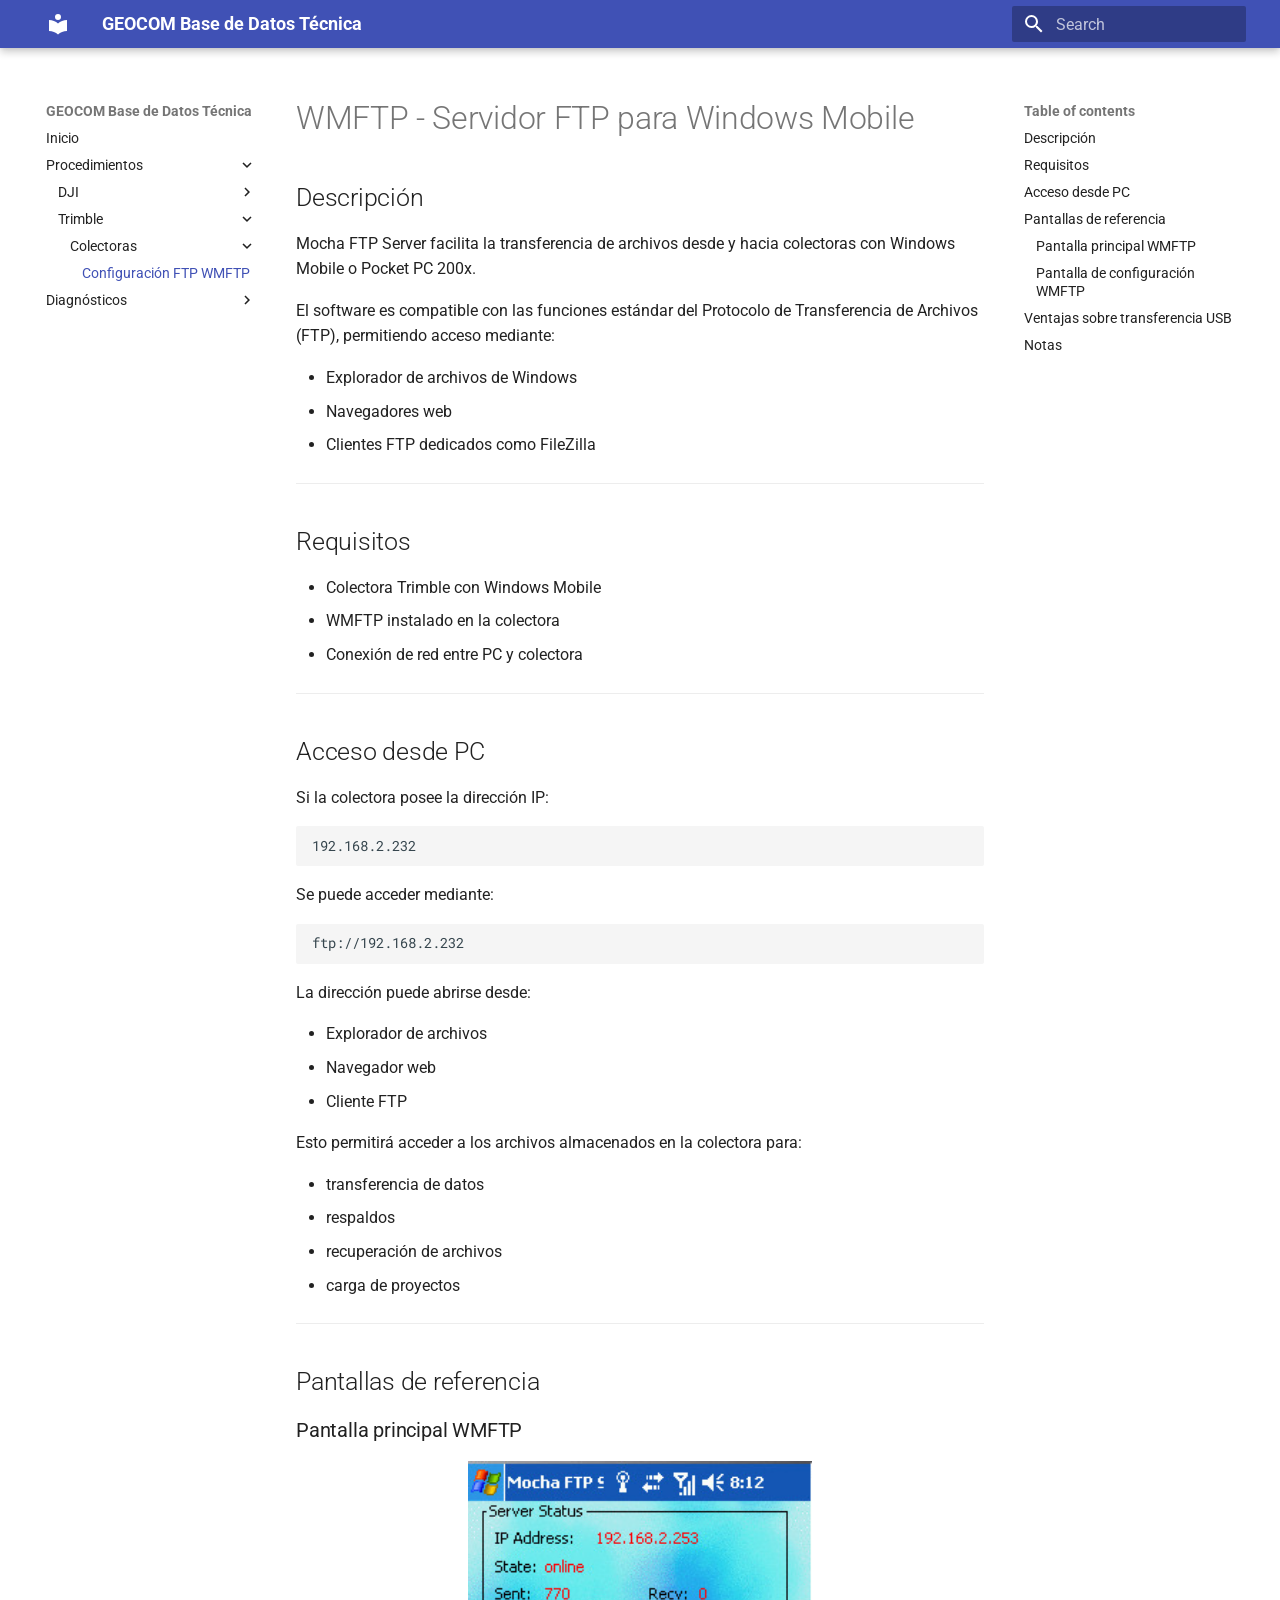
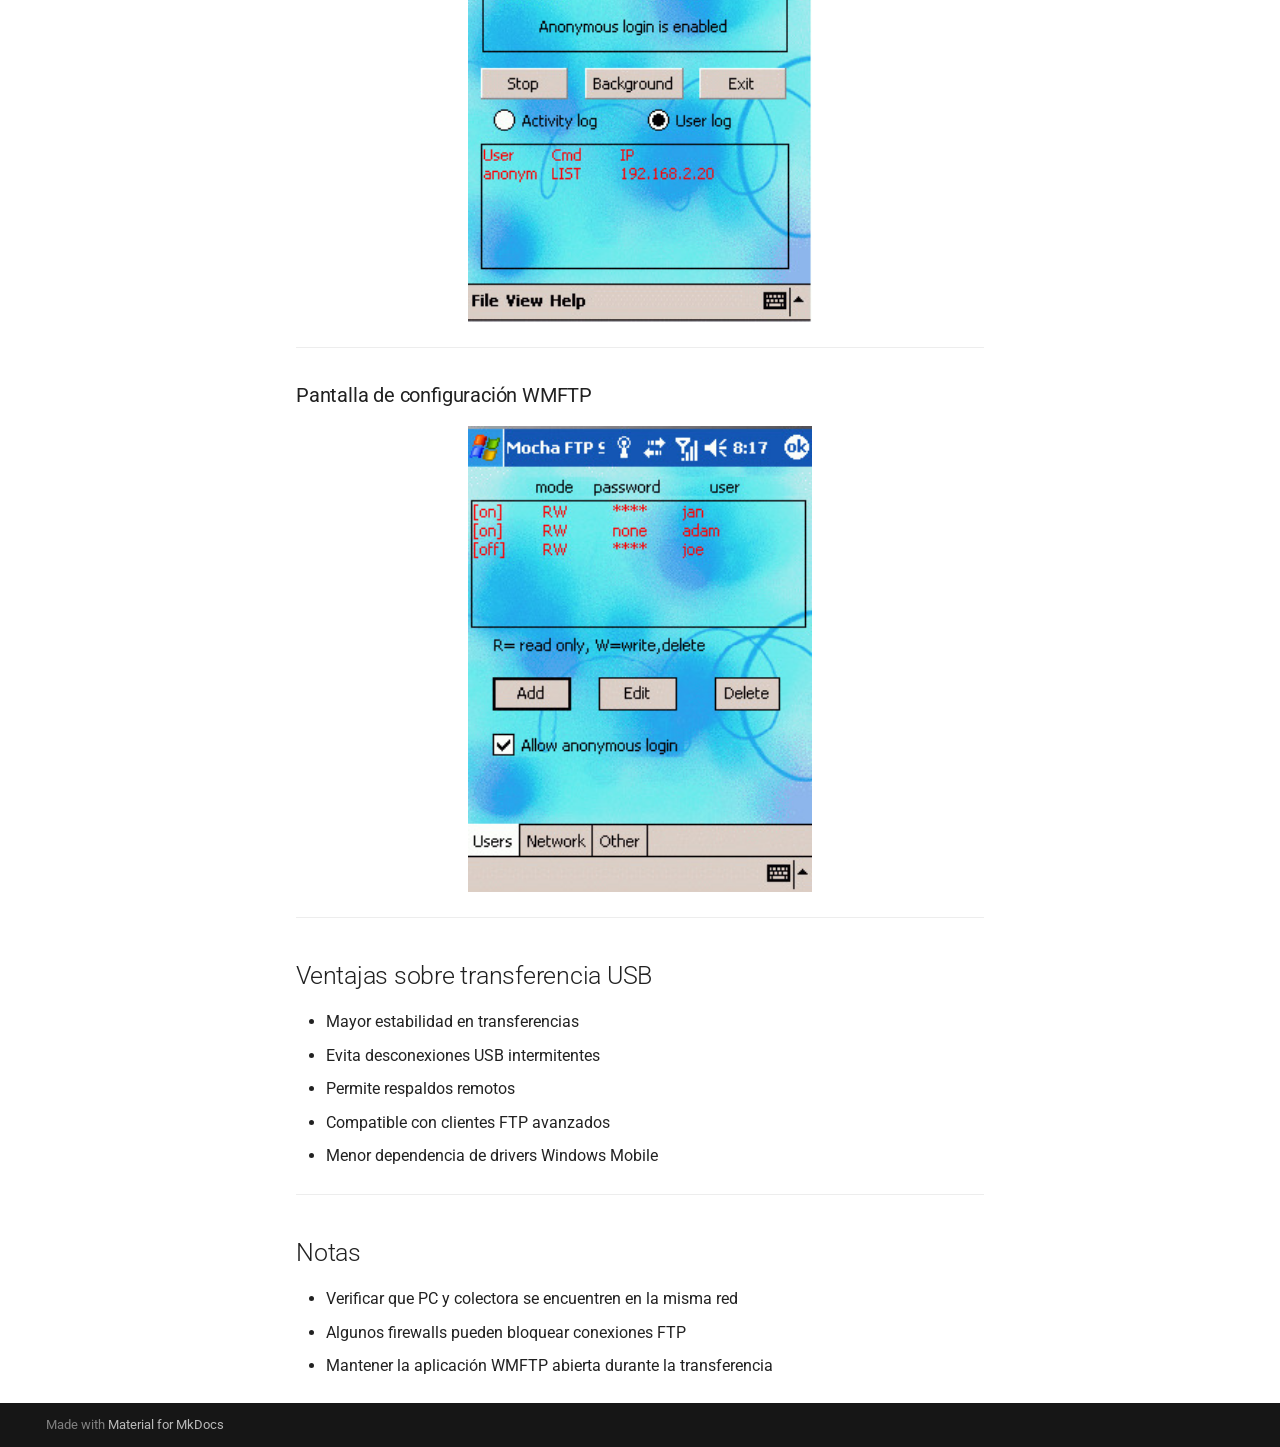
<file: procedimientos/trimble/wmftp/index.html>
<!doctype html>
<html lang="en" class="no-js">
  <head>
    
      <meta charset="utf-8">
      <meta name="viewport" content="width=device-width,initial-scale=1">
      
      
      
        <link rel="canonical" href="https://schweineorgel.github.io/geocom-kb/procedimientos/trimble/wmftp/">
      
      
        <link rel="prev" href="../../dji/phantom-4-rtk/phantom4rtk-microsd-format/">
      
      
        <link rel="next" href="../../../diagnosticos/dji/matrice4e/matrice4e-esc3/">
      
      
        
      
      
      <link rel="icon" href="../../../assets/images/favicon.png">
      <meta name="generator" content="mkdocs-1.6.1, mkdocs-material-9.7.6">
    
    
      
        <title>Configuración FTP WMFTP - GEOCOM Base de Datos Técnica</title>
      
    
    
      <link rel="stylesheet" href="../../../assets/stylesheets/main.484c7ddc.min.css">
      
      


    
    
      
    
    
      
        
        
        <link rel="preconnect" href="https://fonts.gstatic.com" crossorigin>
        <link rel="stylesheet" href="https://fonts.googleapis.com/css?family=Roboto:300,300i,400,400i,700,700i%7CRoboto+Mono:400,400i,700,700i&display=fallback">
        <style>:root{--md-text-font:"Roboto";--md-code-font:"Roboto Mono"}</style>
      
    
    
      <link rel="stylesheet" href="../../../stylesheets/extra.css">
    
    <script>__md_scope=new URL("../../..",location),__md_hash=e=>[...e].reduce(((e,_)=>(e<<5)-e+_.charCodeAt(0)),0),__md_get=(e,_=localStorage,t=__md_scope)=>JSON.parse(_.getItem(t.pathname+"."+e)),__md_set=(e,_,t=localStorage,a=__md_scope)=>{try{t.setItem(a.pathname+"."+e,JSON.stringify(_))}catch(e){}}</script>
    
      

    
    
  </head>
  
  
    <body dir="ltr">
  
    
    <input class="md-toggle" data-md-toggle="drawer" type="checkbox" id="__drawer" autocomplete="off">
    <input class="md-toggle" data-md-toggle="search" type="checkbox" id="__search" autocomplete="off">
    <label class="md-overlay" for="__drawer"></label>
    <div data-md-component="skip">
      
        
        <a href="#wmftp-servidor-ftp-para-windows-mobile" class="md-skip">
          Skip to content
        </a>
      
    </div>
    <div data-md-component="announce">
      
    </div>
    
    
      

  

<header class="md-header md-header--shadow" data-md-component="header">
  <nav class="md-header__inner md-grid" aria-label="Header">
    <a href="../../.." title="GEOCOM Base de Datos Técnica" class="md-header__button md-logo" aria-label="GEOCOM Base de Datos Técnica" data-md-component="logo">
      
  
  <svg xmlns="http://www.w3.org/2000/svg" viewBox="0 0 24 24"><path d="M12 8a3 3 0 0 0 3-3 3 3 0 0 0-3-3 3 3 0 0 0-3 3 3 3 0 0 0 3 3m0 3.54C9.64 9.35 6.5 8 3 8v11c3.5 0 6.64 1.35 9 3.54 2.36-2.19 5.5-3.54 9-3.54V8c-3.5 0-6.64 1.35-9 3.54"/></svg>

    </a>
    <label class="md-header__button md-icon" for="__drawer">
      
      <svg xmlns="http://www.w3.org/2000/svg" viewBox="0 0 24 24"><path d="M3 6h18v2H3zm0 5h18v2H3zm0 5h18v2H3z"/></svg>
    </label>
    <div class="md-header__title" data-md-component="header-title">
      <div class="md-header__ellipsis">
        <div class="md-header__topic">
          <span class="md-ellipsis">
            GEOCOM Base de Datos Técnica
          </span>
        </div>
        <div class="md-header__topic" data-md-component="header-topic">
          <span class="md-ellipsis">
            
              Configuración FTP WMFTP
            
          </span>
        </div>
      </div>
    </div>
    
    
      <script>var palette=__md_get("__palette");if(palette&&palette.color){if("(prefers-color-scheme)"===palette.color.media){var media=matchMedia("(prefers-color-scheme: light)"),input=document.querySelector(media.matches?"[data-md-color-media='(prefers-color-scheme: light)']":"[data-md-color-media='(prefers-color-scheme: dark)']");palette.color.media=input.getAttribute("data-md-color-media"),palette.color.scheme=input.getAttribute("data-md-color-scheme"),palette.color.primary=input.getAttribute("data-md-color-primary"),palette.color.accent=input.getAttribute("data-md-color-accent")}for(var[key,value]of Object.entries(palette.color))document.body.setAttribute("data-md-color-"+key,value)}</script>
    
    
    
      
      
        <label class="md-header__button md-icon" for="__search">
          
          <svg xmlns="http://www.w3.org/2000/svg" viewBox="0 0 24 24"><path d="M9.5 3A6.5 6.5 0 0 1 16 9.5c0 1.61-.59 3.09-1.56 4.23l.27.27h.79l5 5-1.5 1.5-5-5v-.79l-.27-.27A6.52 6.52 0 0 1 9.5 16 6.5 6.5 0 0 1 3 9.5 6.5 6.5 0 0 1 9.5 3m0 2C7 5 5 7 5 9.5S7 14 9.5 14 14 12 14 9.5 12 5 9.5 5"/></svg>
        </label>
        <div class="md-search" data-md-component="search" role="dialog">
  <label class="md-search__overlay" for="__search"></label>
  <div class="md-search__inner" role="search">
    <form class="md-search__form" name="search">
      <input type="text" class="md-search__input" name="query" aria-label="Search" placeholder="Search" autocapitalize="off" autocorrect="off" autocomplete="off" spellcheck="false" data-md-component="search-query" required>
      <label class="md-search__icon md-icon" for="__search">
        
        <svg xmlns="http://www.w3.org/2000/svg" viewBox="0 0 24 24"><path d="M9.5 3A6.5 6.5 0 0 1 16 9.5c0 1.61-.59 3.09-1.56 4.23l.27.27h.79l5 5-1.5 1.5-5-5v-.79l-.27-.27A6.52 6.52 0 0 1 9.5 16 6.5 6.5 0 0 1 3 9.5 6.5 6.5 0 0 1 9.5 3m0 2C7 5 5 7 5 9.5S7 14 9.5 14 14 12 14 9.5 12 5 9.5 5"/></svg>
        
        <svg xmlns="http://www.w3.org/2000/svg" viewBox="0 0 24 24"><path d="M20 11v2H8l5.5 5.5-1.42 1.42L4.16 12l7.92-7.92L13.5 5.5 8 11z"/></svg>
      </label>
      <nav class="md-search__options" aria-label="Search">
        
        <button type="reset" class="md-search__icon md-icon" title="Clear" aria-label="Clear" tabindex="-1">
          
          <svg xmlns="http://www.w3.org/2000/svg" viewBox="0 0 24 24"><path d="M19 6.41 17.59 5 12 10.59 6.41 5 5 6.41 10.59 12 5 17.59 6.41 19 12 13.41 17.59 19 19 17.59 13.41 12z"/></svg>
        </button>
      </nav>
      
        <div class="md-search__suggest" data-md-component="search-suggest"></div>
      
    </form>
    <div class="md-search__output">
      <div class="md-search__scrollwrap" tabindex="0" data-md-scrollfix>
        <div class="md-search-result" data-md-component="search-result">
          <div class="md-search-result__meta">
            Initializing search
          </div>
          <ol class="md-search-result__list" role="presentation"></ol>
        </div>
      </div>
    </div>
  </div>
</div>
      
    
    
  </nav>
  
</header>
    
    <div class="md-container" data-md-component="container">
      
      
        
          
        
      
      <main class="md-main" data-md-component="main">
        <div class="md-main__inner md-grid">
          
            
              
              <div class="md-sidebar md-sidebar--primary" data-md-component="sidebar" data-md-type="navigation" >
                <div class="md-sidebar__scrollwrap">
                  <div class="md-sidebar__inner">
                    



<nav class="md-nav md-nav--primary" aria-label="Navigation" data-md-level="0">
  <label class="md-nav__title" for="__drawer">
    <a href="../../.." title="GEOCOM Base de Datos Técnica" class="md-nav__button md-logo" aria-label="GEOCOM Base de Datos Técnica" data-md-component="logo">
      
  
  <svg xmlns="http://www.w3.org/2000/svg" viewBox="0 0 24 24"><path d="M12 8a3 3 0 0 0 3-3 3 3 0 0 0-3-3 3 3 0 0 0-3 3 3 3 0 0 0 3 3m0 3.54C9.64 9.35 6.5 8 3 8v11c3.5 0 6.64 1.35 9 3.54 2.36-2.19 5.5-3.54 9-3.54V8c-3.5 0-6.64 1.35-9 3.54"/></svg>

    </a>
    GEOCOM Base de Datos Técnica
  </label>
  
  <ul class="md-nav__list" data-md-scrollfix>
    
      
      
  
  
  
  
    <li class="md-nav__item">
      <a href="../../.." class="md-nav__link">
        
  
  
  <span class="md-ellipsis">
    
  
    Inicio
  

    
  </span>
  
  

      </a>
    </li>
  

    
      
      
  
  
    
  
  
  
    
    
    
    
    
    <li class="md-nav__item md-nav__item--active md-nav__item--nested">
      
        
        
        <input class="md-nav__toggle md-toggle " type="checkbox" id="__nav_2" checked>
        
          
          <label class="md-nav__link" for="__nav_2" id="__nav_2_label" tabindex="0">
            
  
  
  <span class="md-ellipsis">
    
  
    Procedimientos
  

    
  </span>
  
  

            <span class="md-nav__icon md-icon"></span>
          </label>
        
        <nav class="md-nav" data-md-level="1" aria-labelledby="__nav_2_label" aria-expanded="true">
          <label class="md-nav__title" for="__nav_2">
            <span class="md-nav__icon md-icon"></span>
            
  
    Procedimientos
  

          </label>
          <ul class="md-nav__list" data-md-scrollfix>
            
              
                
  
  
  
  
    
    
    
    
    
    <li class="md-nav__item md-nav__item--nested">
      
        
        
        <input class="md-nav__toggle md-toggle " type="checkbox" id="__nav_2_1" >
        
          
          <label class="md-nav__link" for="__nav_2_1" id="__nav_2_1_label" tabindex="0">
            
  
  
  <span class="md-ellipsis">
    
  
    DJI
  

    
  </span>
  
  

            <span class="md-nav__icon md-icon"></span>
          </label>
        
        <nav class="md-nav" data-md-level="2" aria-labelledby="__nav_2_1_label" aria-expanded="false">
          <label class="md-nav__title" for="__nav_2_1">
            <span class="md-nav__icon md-icon"></span>
            
  
    DJI
  

          </label>
          <ul class="md-nav__list" data-md-scrollfix>
            
              
                
  
  
  
  
    
    
    
    
    
    <li class="md-nav__item md-nav__item--nested">
      
        
        
        <input class="md-nav__toggle md-toggle " type="checkbox" id="__nav_2_1_1" >
        
          
          <label class="md-nav__link" for="__nav_2_1_1" id="__nav_2_1_1_label" tabindex="0">
            
  
  
  <span class="md-ellipsis">
    
  
    Phantom 4 RTK
  

    
  </span>
  
  

            <span class="md-nav__icon md-icon"></span>
          </label>
        
        <nav class="md-nav" data-md-level="3" aria-labelledby="__nav_2_1_1_label" aria-expanded="false">
          <label class="md-nav__title" for="__nav_2_1_1">
            <span class="md-nav__icon md-icon"></span>
            
  
    Phantom 4 RTK
  

          </label>
          <ul class="md-nav__list" data-md-scrollfix>
            
              
                
  
  
  
  
    <li class="md-nav__item">
      <a href="../../dji/phantom-4-rtk/phantom4rtk-microsd-format/" class="md-nav__link">
        
  
  
  <span class="md-ellipsis">
    
  
    Formateo Micro SD Phantom 4 RTK
  

    
  </span>
  
  

      </a>
    </li>
  

              
            
          </ul>
        </nav>
      
    </li>
  

              
            
          </ul>
        </nav>
      
    </li>
  

              
            
              
                
  
  
    
  
  
  
    
    
    
    
    
    <li class="md-nav__item md-nav__item--active md-nav__item--nested">
      
        
        
        <input class="md-nav__toggle md-toggle " type="checkbox" id="__nav_2_2" checked>
        
          
          <label class="md-nav__link" for="__nav_2_2" id="__nav_2_2_label" tabindex="0">
            
  
  
  <span class="md-ellipsis">
    
  
    Trimble
  

    
  </span>
  
  

            <span class="md-nav__icon md-icon"></span>
          </label>
        
        <nav class="md-nav" data-md-level="2" aria-labelledby="__nav_2_2_label" aria-expanded="true">
          <label class="md-nav__title" for="__nav_2_2">
            <span class="md-nav__icon md-icon"></span>
            
  
    Trimble
  

          </label>
          <ul class="md-nav__list" data-md-scrollfix>
            
              
                
  
  
    
  
  
  
    
    
    
    
    
    <li class="md-nav__item md-nav__item--active md-nav__item--nested">
      
        
        
        <input class="md-nav__toggle md-toggle " type="checkbox" id="__nav_2_2_1" checked>
        
          
          <label class="md-nav__link" for="__nav_2_2_1" id="__nav_2_2_1_label" tabindex="0">
            
  
  
  <span class="md-ellipsis">
    
  
    Colectoras
  

    
  </span>
  
  

            <span class="md-nav__icon md-icon"></span>
          </label>
        
        <nav class="md-nav" data-md-level="3" aria-labelledby="__nav_2_2_1_label" aria-expanded="true">
          <label class="md-nav__title" for="__nav_2_2_1">
            <span class="md-nav__icon md-icon"></span>
            
  
    Colectoras
  

          </label>
          <ul class="md-nav__list" data-md-scrollfix>
            
              
                
  
  
    
  
  
  
    <li class="md-nav__item md-nav__item--active">
      
      <input class="md-nav__toggle md-toggle" type="checkbox" id="__toc">
      
      
        
      
      
        <label class="md-nav__link md-nav__link--active" for="__toc">
          
  
  
  <span class="md-ellipsis">
    
  
    Configuración FTP WMFTP
  

    
  </span>
  
  

          <span class="md-nav__icon md-icon"></span>
        </label>
      
      <a href="./" class="md-nav__link md-nav__link--active">
        
  
  
  <span class="md-ellipsis">
    
  
    Configuración FTP WMFTP
  

    
  </span>
  
  

      </a>
      
        

<nav class="md-nav md-nav--secondary" aria-label="Table of contents">
  
  
  
    
  
  
    <label class="md-nav__title" for="__toc">
      <span class="md-nav__icon md-icon"></span>
      Table of contents
    </label>
    <ul class="md-nav__list" data-md-component="toc" data-md-scrollfix>
      
        <li class="md-nav__item">
  <a href="#descripcion" class="md-nav__link">
    <span class="md-ellipsis">
      
        Descripción
      
    </span>
  </a>
  
</li>
      
        <li class="md-nav__item">
  <a href="#requisitos" class="md-nav__link">
    <span class="md-ellipsis">
      
        Requisitos
      
    </span>
  </a>
  
</li>
      
        <li class="md-nav__item">
  <a href="#acceso-desde-pc" class="md-nav__link">
    <span class="md-ellipsis">
      
        Acceso desde PC
      
    </span>
  </a>
  
</li>
      
        <li class="md-nav__item">
  <a href="#pantallas-de-referencia" class="md-nav__link">
    <span class="md-ellipsis">
      
        Pantallas de referencia
      
    </span>
  </a>
  
    <nav class="md-nav" aria-label="Pantallas de referencia">
      <ul class="md-nav__list">
        
          <li class="md-nav__item">
  <a href="#pantalla-principal-wmftp" class="md-nav__link">
    <span class="md-ellipsis">
      
        Pantalla principal WMFTP
      
    </span>
  </a>
  
</li>
        
          <li class="md-nav__item">
  <a href="#pantalla-de-configuracion-wmftp" class="md-nav__link">
    <span class="md-ellipsis">
      
        Pantalla de configuración WMFTP
      
    </span>
  </a>
  
</li>
        
      </ul>
    </nav>
  
</li>
      
        <li class="md-nav__item">
  <a href="#ventajas-sobre-transferencia-usb" class="md-nav__link">
    <span class="md-ellipsis">
      
        Ventajas sobre transferencia USB
      
    </span>
  </a>
  
</li>
      
        <li class="md-nav__item">
  <a href="#notas" class="md-nav__link">
    <span class="md-ellipsis">
      
        Notas
      
    </span>
  </a>
  
</li>
      
    </ul>
  
</nav>
      
    </li>
  

              
            
          </ul>
        </nav>
      
    </li>
  

              
            
          </ul>
        </nav>
      
    </li>
  

              
            
          </ul>
        </nav>
      
    </li>
  

    
      
      
  
  
  
  
    
    
    
    
    
    <li class="md-nav__item md-nav__item--nested">
      
        
        
        <input class="md-nav__toggle md-toggle " type="checkbox" id="__nav_3" >
        
          
          <label class="md-nav__link" for="__nav_3" id="__nav_3_label" tabindex="0">
            
  
  
  <span class="md-ellipsis">
    
  
    Diagnósticos
  

    
  </span>
  
  

            <span class="md-nav__icon md-icon"></span>
          </label>
        
        <nav class="md-nav" data-md-level="1" aria-labelledby="__nav_3_label" aria-expanded="false">
          <label class="md-nav__title" for="__nav_3">
            <span class="md-nav__icon md-icon"></span>
            
  
    Diagnósticos
  

          </label>
          <ul class="md-nav__list" data-md-scrollfix>
            
              
                
  
  
  
  
    
    
    
    
    
    <li class="md-nav__item md-nav__item--nested">
      
        
        
        <input class="md-nav__toggle md-toggle " type="checkbox" id="__nav_3_1" >
        
          
          <label class="md-nav__link" for="__nav_3_1" id="__nav_3_1_label" tabindex="0">
            
  
  
  <span class="md-ellipsis">
    
  
    DJI
  

    
  </span>
  
  

            <span class="md-nav__icon md-icon"></span>
          </label>
        
        <nav class="md-nav" data-md-level="2" aria-labelledby="__nav_3_1_label" aria-expanded="false">
          <label class="md-nav__title" for="__nav_3_1">
            <span class="md-nav__icon md-icon"></span>
            
  
    DJI
  

          </label>
          <ul class="md-nav__list" data-md-scrollfix>
            
              
                
  
  
  
  
    
    
    
    
    
    <li class="md-nav__item md-nav__item--nested">
      
        
        
        <input class="md-nav__toggle md-toggle " type="checkbox" id="__nav_3_1_1" >
        
          
          <label class="md-nav__link" for="__nav_3_1_1" id="__nav_3_1_1_label" tabindex="0">
            
  
  
  <span class="md-ellipsis">
    
  
    Matrice 4 Enterprise
  

    
  </span>
  
  

            <span class="md-nav__icon md-icon"></span>
          </label>
        
        <nav class="md-nav" data-md-level="3" aria-labelledby="__nav_3_1_1_label" aria-expanded="false">
          <label class="md-nav__title" for="__nav_3_1_1">
            <span class="md-nav__icon md-icon"></span>
            
  
    Matrice 4 Enterprise
  

          </label>
          <ul class="md-nav__list" data-md-scrollfix>
            
              
                
  
  
  
  
    <li class="md-nav__item">
      <a href="../../../diagnosticos/dji/matrice4e/matrice4e-esc3/" class="md-nav__link">
        
  
  
  <span class="md-ellipsis">
    
  
    Diagnóstico de Falla ESC 3
  

    
  </span>
  
  

      </a>
    </li>
  

              
            
          </ul>
        </nav>
      
    </li>
  

              
            
          </ul>
        </nav>
      
    </li>
  

              
            
          </ul>
        </nav>
      
    </li>
  

    
  </ul>
</nav>
                  </div>
                </div>
              </div>
            
            
              
              <div class="md-sidebar md-sidebar--secondary" data-md-component="sidebar" data-md-type="toc" >
                <div class="md-sidebar__scrollwrap">
                  <div class="md-sidebar__inner">
                    

<nav class="md-nav md-nav--secondary" aria-label="Table of contents">
  
  
  
    
  
  
    <label class="md-nav__title" for="__toc">
      <span class="md-nav__icon md-icon"></span>
      Table of contents
    </label>
    <ul class="md-nav__list" data-md-component="toc" data-md-scrollfix>
      
        <li class="md-nav__item">
  <a href="#descripcion" class="md-nav__link">
    <span class="md-ellipsis">
      
        Descripción
      
    </span>
  </a>
  
</li>
      
        <li class="md-nav__item">
  <a href="#requisitos" class="md-nav__link">
    <span class="md-ellipsis">
      
        Requisitos
      
    </span>
  </a>
  
</li>
      
        <li class="md-nav__item">
  <a href="#acceso-desde-pc" class="md-nav__link">
    <span class="md-ellipsis">
      
        Acceso desde PC
      
    </span>
  </a>
  
</li>
      
        <li class="md-nav__item">
  <a href="#pantallas-de-referencia" class="md-nav__link">
    <span class="md-ellipsis">
      
        Pantallas de referencia
      
    </span>
  </a>
  
    <nav class="md-nav" aria-label="Pantallas de referencia">
      <ul class="md-nav__list">
        
          <li class="md-nav__item">
  <a href="#pantalla-principal-wmftp" class="md-nav__link">
    <span class="md-ellipsis">
      
        Pantalla principal WMFTP
      
    </span>
  </a>
  
</li>
        
          <li class="md-nav__item">
  <a href="#pantalla-de-configuracion-wmftp" class="md-nav__link">
    <span class="md-ellipsis">
      
        Pantalla de configuración WMFTP
      
    </span>
  </a>
  
</li>
        
      </ul>
    </nav>
  
</li>
      
        <li class="md-nav__item">
  <a href="#ventajas-sobre-transferencia-usb" class="md-nav__link">
    <span class="md-ellipsis">
      
        Ventajas sobre transferencia USB
      
    </span>
  </a>
  
</li>
      
        <li class="md-nav__item">
  <a href="#notas" class="md-nav__link">
    <span class="md-ellipsis">
      
        Notas
      
    </span>
  </a>
  
</li>
      
    </ul>
  
</nav>
                  </div>
                </div>
              </div>
            
          
          
            <div class="md-content" data-md-component="content">
              
              <article class="md-content__inner md-typeset">
                
                  



<h1 id="wmftp-servidor-ftp-para-windows-mobile">WMFTP - Servidor FTP para Windows Mobile<a class="headerlink" href="#wmftp-servidor-ftp-para-windows-mobile" title="Permanent link">&para;</a></h1>
<h2 id="descripcion">Descripción<a class="headerlink" href="#descripcion" title="Permanent link">&para;</a></h2>
<p>Mocha FTP Server facilita la transferencia de archivos desde y hacia colectoras con Windows Mobile o Pocket PC 200x.</p>
<p>El software es compatible con las funciones estándar del Protocolo de Transferencia de Archivos (FTP), permitiendo acceso mediante:</p>
<ul>
<li>Explorador de archivos de Windows</li>
<li>Navegadores web</li>
<li>Clientes FTP dedicados como FileZilla</li>
</ul>
<hr />
<h2 id="requisitos">Requisitos<a class="headerlink" href="#requisitos" title="Permanent link">&para;</a></h2>
<ul>
<li>Colectora Trimble con Windows Mobile</li>
<li>WMFTP instalado en la colectora</li>
<li>Conexión de red entre PC y colectora</li>
</ul>
<hr />
<h2 id="acceso-desde-pc">Acceso desde PC<a class="headerlink" href="#acceso-desde-pc" title="Permanent link">&para;</a></h2>
<p>Si la colectora posee la dirección IP:</p>
<pre><code class="language-text">192.168.2.232
</code></pre>
<p>Se puede acceder mediante:</p>
<pre><code class="language-text">ftp://192.168.2.232
</code></pre>
<p>La dirección puede abrirse desde:</p>
<ul>
<li>Explorador de archivos</li>
<li>Navegador web</li>
<li>Cliente FTP</li>
</ul>
<p>Esto permitirá acceder a los archivos almacenados en la colectora para:</p>
<ul>
<li>transferencia de datos</li>
<li>respaldos</li>
<li>recuperación de archivos</li>
<li>carga de proyectos</li>
</ul>
<hr />
<h2 id="pantallas-de-referencia">Pantallas de referencia<a class="headerlink" href="#pantallas-de-referencia" title="Permanent link">&para;</a></h2>
<h3 id="pantalla-principal-wmftp">Pantalla principal WMFTP<a class="headerlink" href="#pantalla-principal-wmftp" title="Permanent link">&para;</a></h3>
<p><img alt="FTP Server Pantalla Principal" class="center-img" src="../../../assets/wmftp/ftp_server_mainscreen.jpg" width="50%" /></p>
<hr />
<h3 id="pantalla-de-configuracion-wmftp">Pantalla de configuración WMFTP<a class="headerlink" href="#pantalla-de-configuracion-wmftp" title="Permanent link">&para;</a></h3>
<p><img alt="FTP Server Pantalla Configuración" class="center-img" src="../../../assets/wmftp/ftp_server_configscreen.jpg" width="50%" /></p>
<hr />
<h2 id="ventajas-sobre-transferencia-usb">Ventajas sobre transferencia USB<a class="headerlink" href="#ventajas-sobre-transferencia-usb" title="Permanent link">&para;</a></h2>
<ul>
<li>Mayor estabilidad en transferencias</li>
<li>Evita desconexiones USB intermitentes</li>
<li>Permite respaldos remotos</li>
<li>Compatible con clientes FTP avanzados</li>
<li>Menor dependencia de drivers Windows Mobile</li>
</ul>
<hr />
<h2 id="notas">Notas<a class="headerlink" href="#notas" title="Permanent link">&para;</a></h2>
<ul>
<li>Verificar que PC y colectora se encuentren en la misma red</li>
<li>Algunos firewalls pueden bloquear conexiones FTP</li>
<li>Mantener la aplicación WMFTP abierta durante la transferencia</li>
</ul>












                
              </article>
            </div>
          
          
<script>var target=document.getElementById(location.hash.slice(1));target&&target.name&&(target.checked=target.name.startsWith("__tabbed_"))</script>
        </div>
        
          <button type="button" class="md-top md-icon" data-md-component="top" hidden>
  
  <svg xmlns="http://www.w3.org/2000/svg" viewBox="0 0 24 24"><path d="M13 20h-2V8l-5.5 5.5-1.42-1.42L12 4.16l7.92 7.92-1.42 1.42L13 8z"/></svg>
  Back to top
</button>
        
      </main>
      
        <footer class="md-footer">
  
  <div class="md-footer-meta md-typeset">
    <div class="md-footer-meta__inner md-grid">
      <div class="md-copyright">
  
  
    Made with
    <a href="https://squidfunk.github.io/mkdocs-material/" target="_blank" rel="noopener">
      Material for MkDocs
    </a>
  
</div>
      
    </div>
  </div>
</footer>
      
    </div>
    <div class="md-dialog" data-md-component="dialog">
      <div class="md-dialog__inner md-typeset"></div>
    </div>
    
    
    
      
      
      <script id="__config" type="application/json">{"annotate": null, "base": "../../..", "features": ["navigation.top", "search.suggest", "search.highlight"], "search": "../../../assets/javascripts/workers/search.2c215733.min.js", "tags": null, "translations": {"clipboard.copied": "Copied to clipboard", "clipboard.copy": "Copy to clipboard", "search.result.more.one": "1 more on this page", "search.result.more.other": "# more on this page", "search.result.none": "No matching documents", "search.result.one": "1 matching document", "search.result.other": "# matching documents", "search.result.placeholder": "Type to start searching", "search.result.term.missing": "Missing", "select.version": "Select version"}, "version": null}</script>
    
    
      <script src="../../../assets/javascripts/bundle.79ae519e.min.js"></script>
      
    
  </body>
</html>
</file>
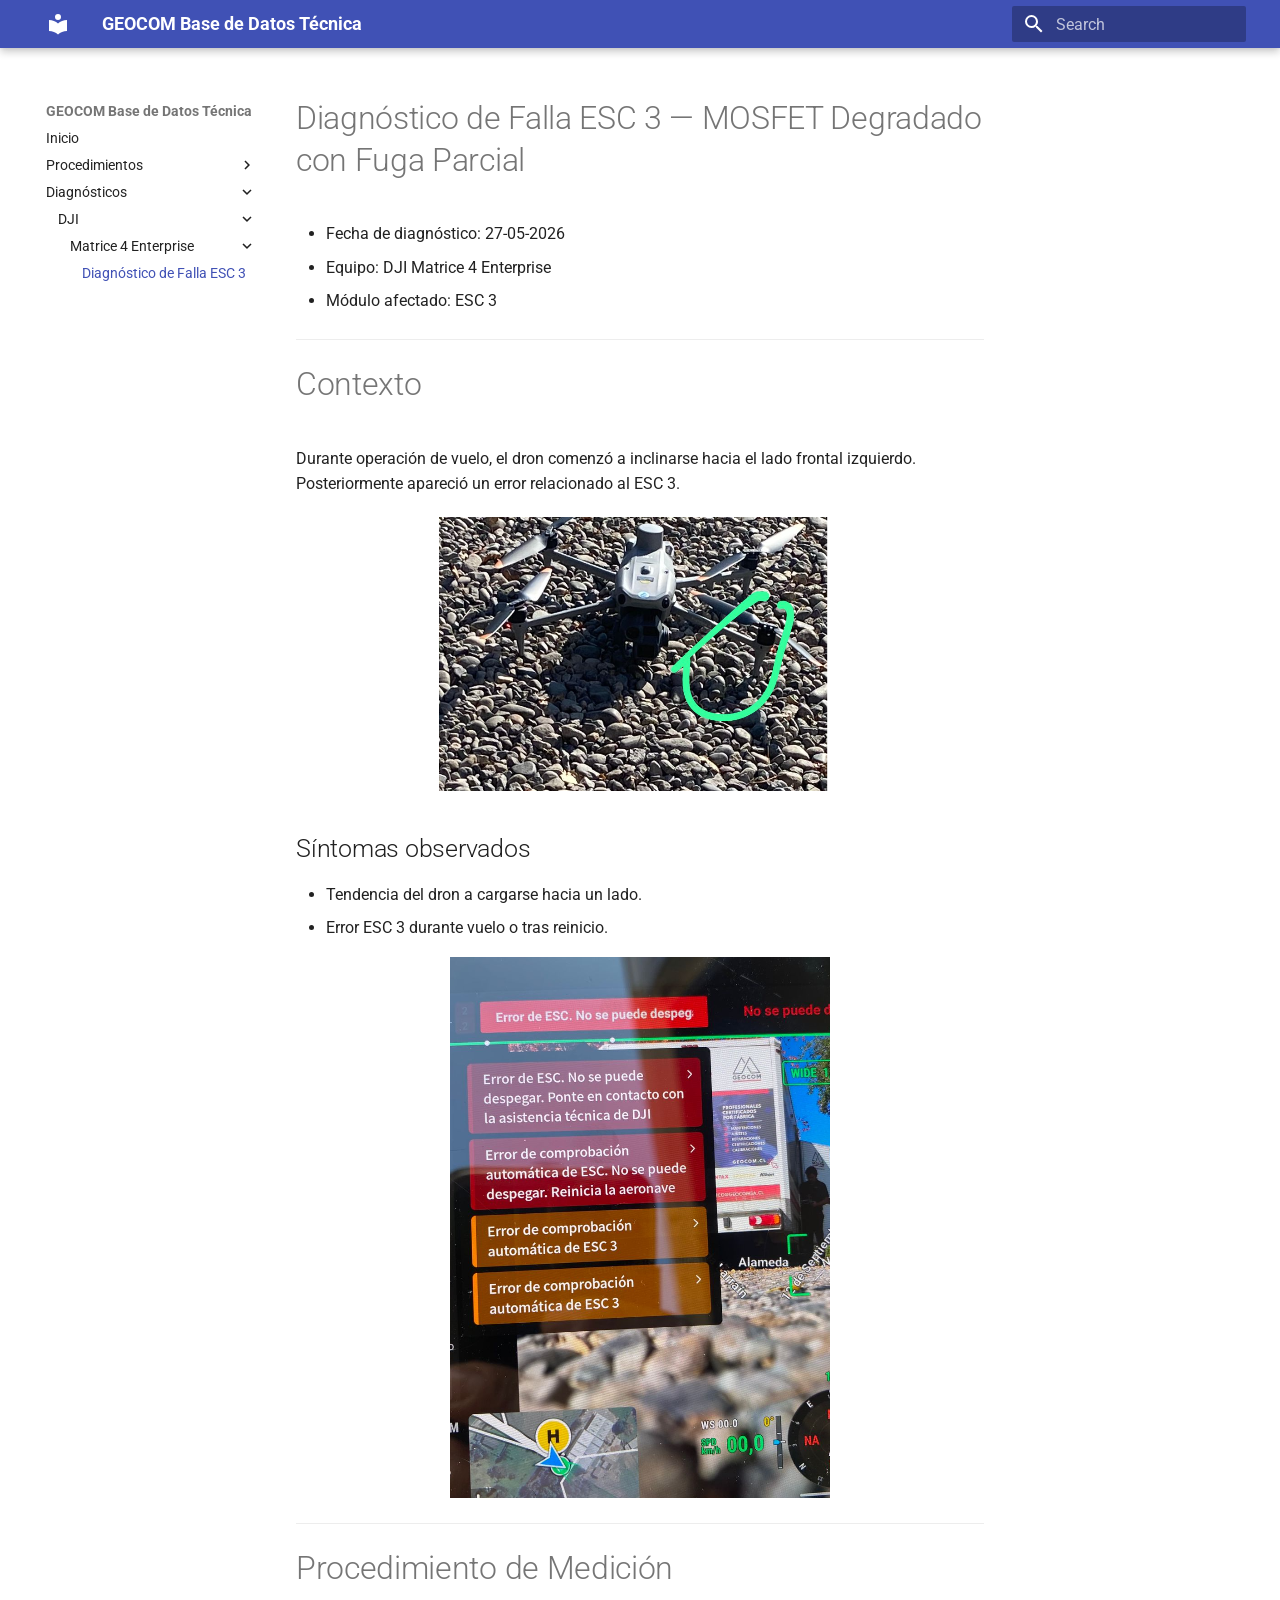
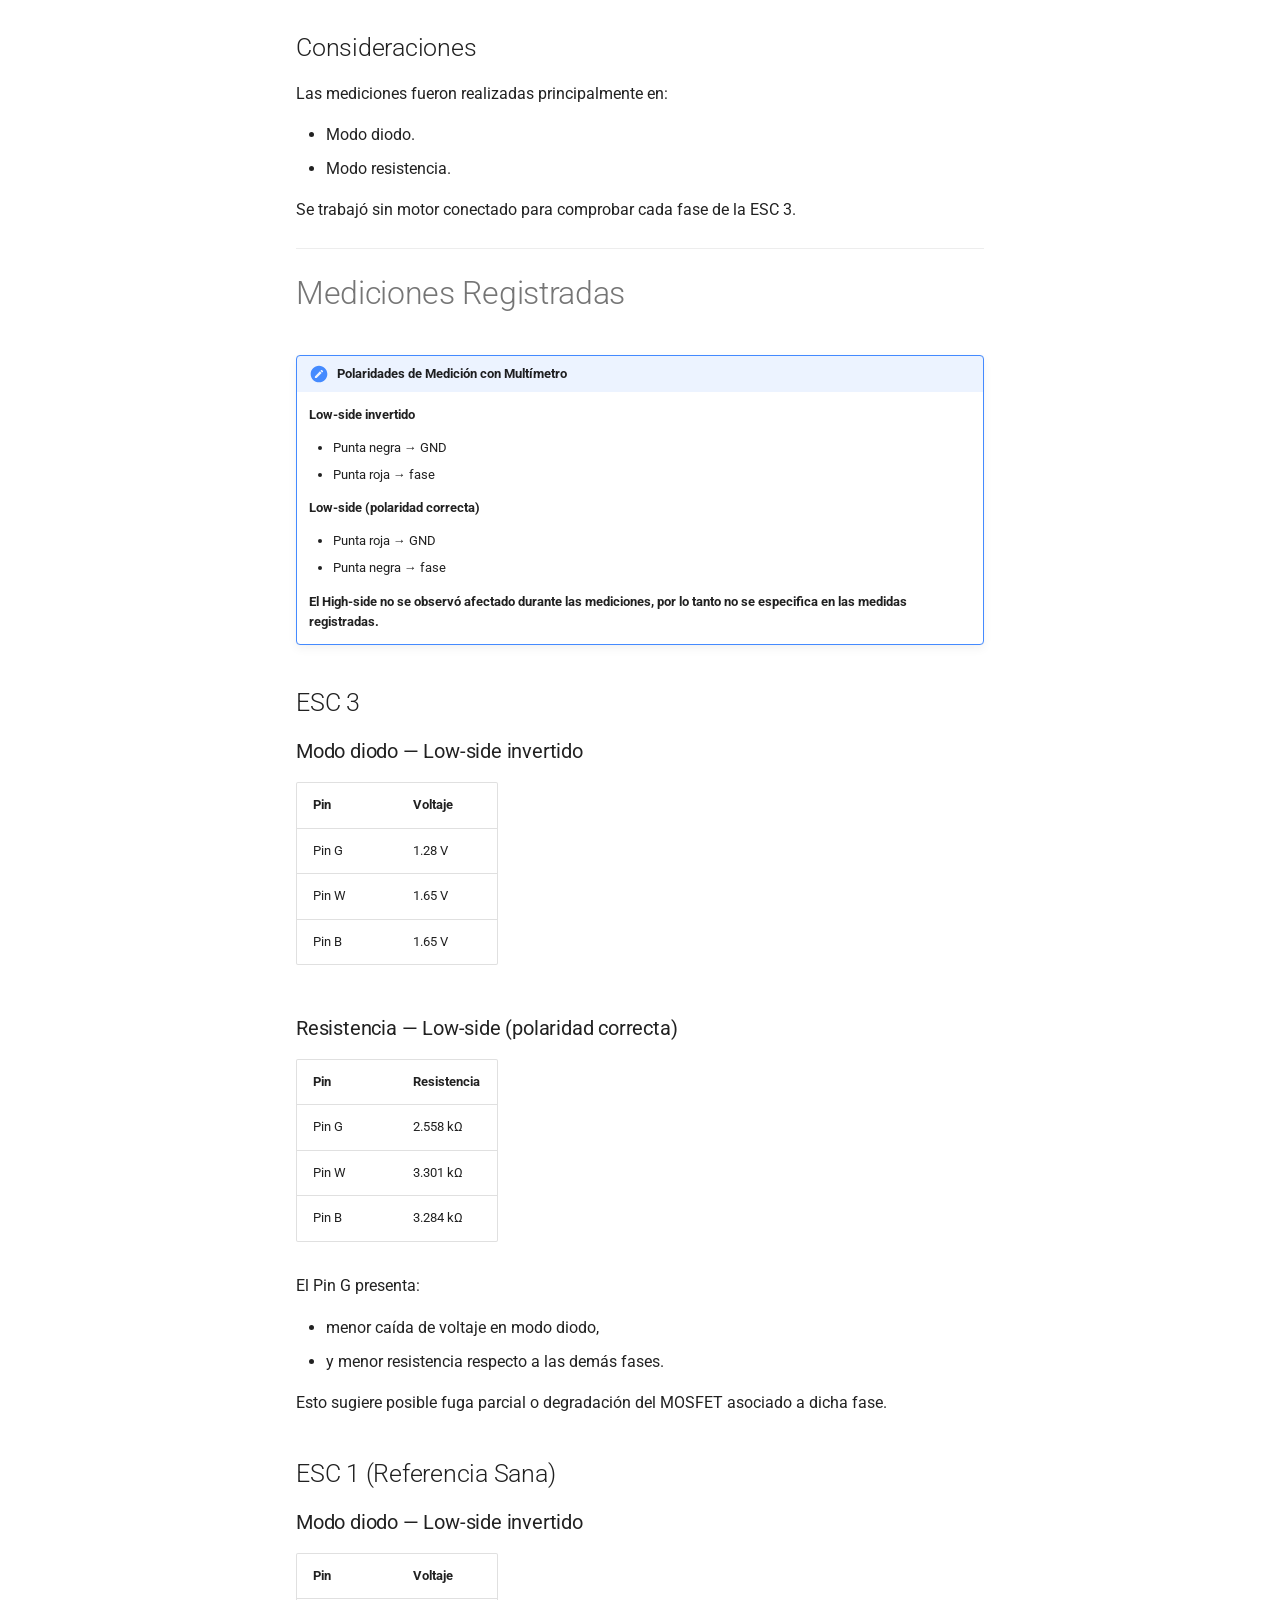
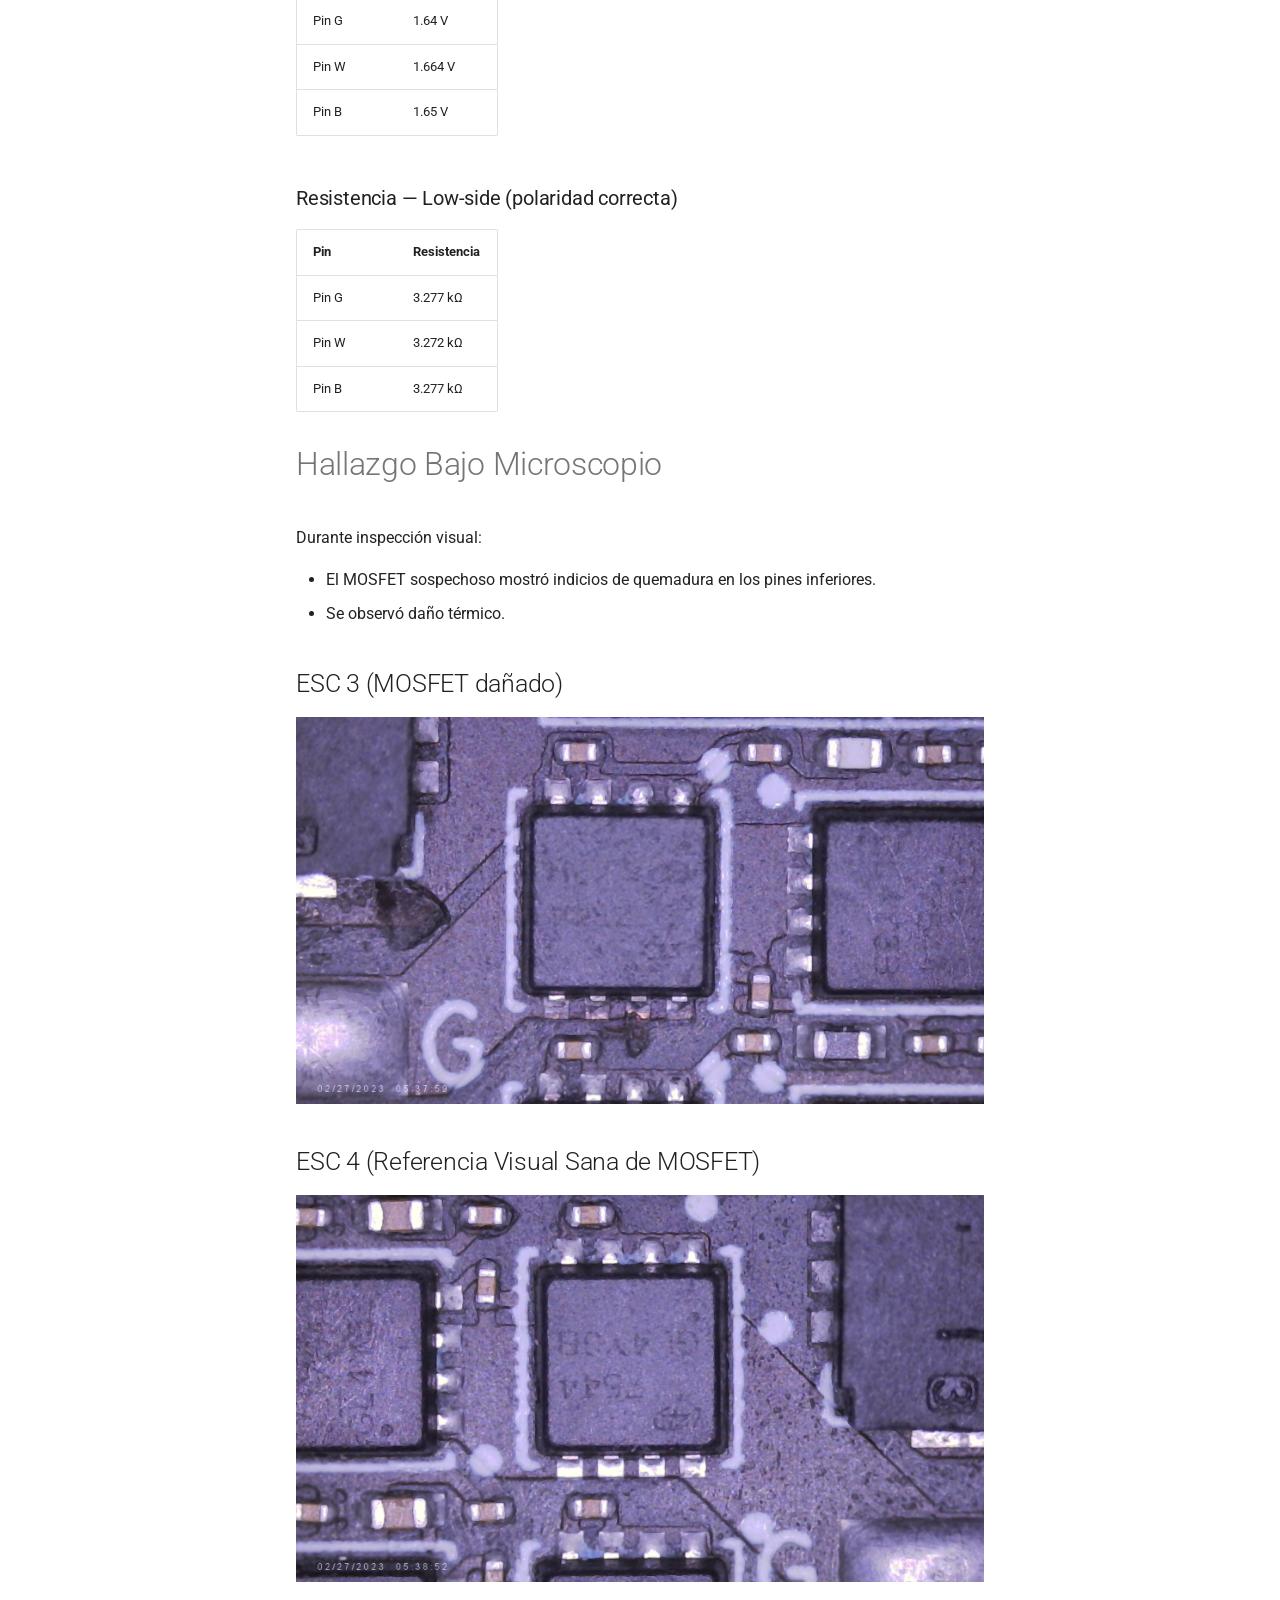
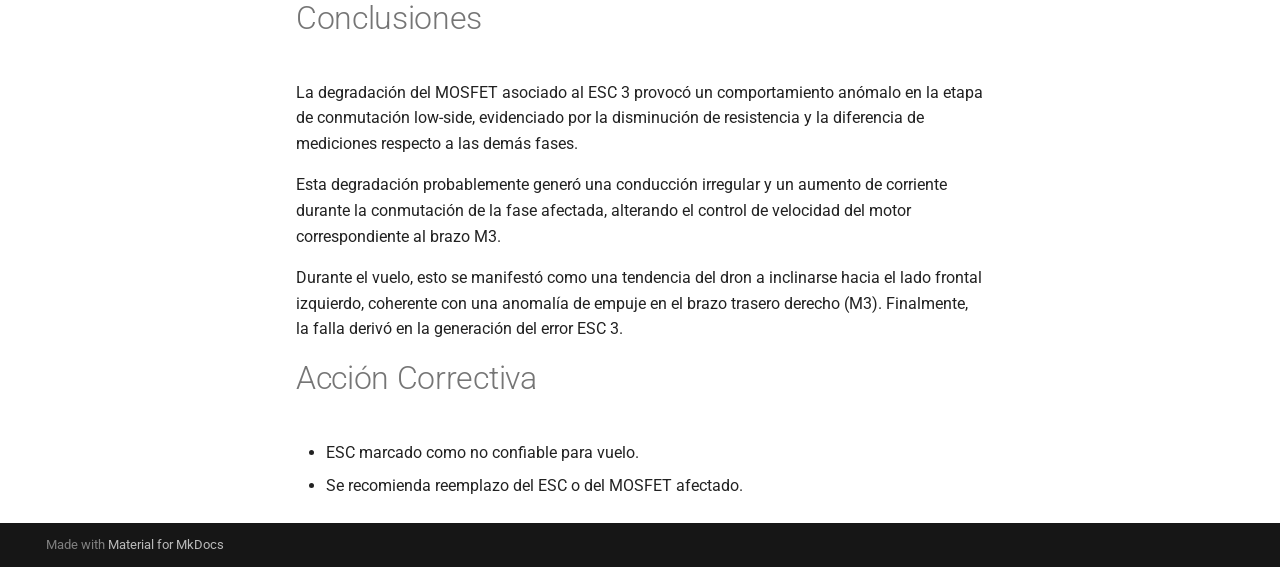
<file: diagnosticos/dji/matrice4e/matrice4e-esc3/index.html>
<!doctype html>
<html lang="en" class="no-js">
  <head>
    
      <meta charset="utf-8">
      <meta name="viewport" content="width=device-width,initial-scale=1">
      
      
      
        <link rel="canonical" href="https://schweineorgel.github.io/geocom-kb/diagnosticos/dji/matrice4e/matrice4e-esc3/">
      
      
        <link rel="prev" href="../../../../procedimientos/trimble/wmftp/">
      
      
      
        
      
      
      <link rel="icon" href="../../../../assets/images/favicon.png">
      <meta name="generator" content="mkdocs-1.6.1, mkdocs-material-9.7.6">
    
    
      
        <title>Diagnóstico de Falla ESC 3 - GEOCOM Base de Datos Técnica</title>
      
    
    
      <link rel="stylesheet" href="../../../../assets/stylesheets/main.484c7ddc.min.css">
      
      


    
    
      
    
    
      
        
        
        <link rel="preconnect" href="https://fonts.gstatic.com" crossorigin>
        <link rel="stylesheet" href="https://fonts.googleapis.com/css?family=Roboto:300,300i,400,400i,700,700i%7CRoboto+Mono:400,400i,700,700i&display=fallback">
        <style>:root{--md-text-font:"Roboto";--md-code-font:"Roboto Mono"}</style>
      
    
    
      <link rel="stylesheet" href="../../../../stylesheets/extra.css">
    
    <script>__md_scope=new URL("../../../..",location),__md_hash=e=>[...e].reduce(((e,_)=>(e<<5)-e+_.charCodeAt(0)),0),__md_get=(e,_=localStorage,t=__md_scope)=>JSON.parse(_.getItem(t.pathname+"."+e)),__md_set=(e,_,t=localStorage,a=__md_scope)=>{try{t.setItem(a.pathname+"."+e,JSON.stringify(_))}catch(e){}}</script>
    
      

    
    
  </head>
  
  
    <body dir="ltr">
  
    
    <input class="md-toggle" data-md-toggle="drawer" type="checkbox" id="__drawer" autocomplete="off">
    <input class="md-toggle" data-md-toggle="search" type="checkbox" id="__search" autocomplete="off">
    <label class="md-overlay" for="__drawer"></label>
    <div data-md-component="skip">
      
        
        <a href="#diagnostico-de-falla-esc-3-mosfet-degradado-con-fuga-parcial" class="md-skip">
          Skip to content
        </a>
      
    </div>
    <div data-md-component="announce">
      
    </div>
    
    
      

  

<header class="md-header md-header--shadow" data-md-component="header">
  <nav class="md-header__inner md-grid" aria-label="Header">
    <a href="../../../.." title="GEOCOM Base de Datos Técnica" class="md-header__button md-logo" aria-label="GEOCOM Base de Datos Técnica" data-md-component="logo">
      
  
  <svg xmlns="http://www.w3.org/2000/svg" viewBox="0 0 24 24"><path d="M12 8a3 3 0 0 0 3-3 3 3 0 0 0-3-3 3 3 0 0 0-3 3 3 3 0 0 0 3 3m0 3.54C9.64 9.35 6.5 8 3 8v11c3.5 0 6.64 1.35 9 3.54 2.36-2.19 5.5-3.54 9-3.54V8c-3.5 0-6.64 1.35-9 3.54"/></svg>

    </a>
    <label class="md-header__button md-icon" for="__drawer">
      
      <svg xmlns="http://www.w3.org/2000/svg" viewBox="0 0 24 24"><path d="M3 6h18v2H3zm0 5h18v2H3zm0 5h18v2H3z"/></svg>
    </label>
    <div class="md-header__title" data-md-component="header-title">
      <div class="md-header__ellipsis">
        <div class="md-header__topic">
          <span class="md-ellipsis">
            GEOCOM Base de Datos Técnica
          </span>
        </div>
        <div class="md-header__topic" data-md-component="header-topic">
          <span class="md-ellipsis">
            
              Diagnóstico de Falla ESC 3
            
          </span>
        </div>
      </div>
    </div>
    
    
      <script>var palette=__md_get("__palette");if(palette&&palette.color){if("(prefers-color-scheme)"===palette.color.media){var media=matchMedia("(prefers-color-scheme: light)"),input=document.querySelector(media.matches?"[data-md-color-media='(prefers-color-scheme: light)']":"[data-md-color-media='(prefers-color-scheme: dark)']");palette.color.media=input.getAttribute("data-md-color-media"),palette.color.scheme=input.getAttribute("data-md-color-scheme"),palette.color.primary=input.getAttribute("data-md-color-primary"),palette.color.accent=input.getAttribute("data-md-color-accent")}for(var[key,value]of Object.entries(palette.color))document.body.setAttribute("data-md-color-"+key,value)}</script>
    
    
    
      
      
        <label class="md-header__button md-icon" for="__search">
          
          <svg xmlns="http://www.w3.org/2000/svg" viewBox="0 0 24 24"><path d="M9.5 3A6.5 6.5 0 0 1 16 9.5c0 1.61-.59 3.09-1.56 4.23l.27.27h.79l5 5-1.5 1.5-5-5v-.79l-.27-.27A6.52 6.52 0 0 1 9.5 16 6.5 6.5 0 0 1 3 9.5 6.5 6.5 0 0 1 9.5 3m0 2C7 5 5 7 5 9.5S7 14 9.5 14 14 12 14 9.5 12 5 9.5 5"/></svg>
        </label>
        <div class="md-search" data-md-component="search" role="dialog">
  <label class="md-search__overlay" for="__search"></label>
  <div class="md-search__inner" role="search">
    <form class="md-search__form" name="search">
      <input type="text" class="md-search__input" name="query" aria-label="Search" placeholder="Search" autocapitalize="off" autocorrect="off" autocomplete="off" spellcheck="false" data-md-component="search-query" required>
      <label class="md-search__icon md-icon" for="__search">
        
        <svg xmlns="http://www.w3.org/2000/svg" viewBox="0 0 24 24"><path d="M9.5 3A6.5 6.5 0 0 1 16 9.5c0 1.61-.59 3.09-1.56 4.23l.27.27h.79l5 5-1.5 1.5-5-5v-.79l-.27-.27A6.52 6.52 0 0 1 9.5 16 6.5 6.5 0 0 1 3 9.5 6.5 6.5 0 0 1 9.5 3m0 2C7 5 5 7 5 9.5S7 14 9.5 14 14 12 14 9.5 12 5 9.5 5"/></svg>
        
        <svg xmlns="http://www.w3.org/2000/svg" viewBox="0 0 24 24"><path d="M20 11v2H8l5.5 5.5-1.42 1.42L4.16 12l7.92-7.92L13.5 5.5 8 11z"/></svg>
      </label>
      <nav class="md-search__options" aria-label="Search">
        
        <button type="reset" class="md-search__icon md-icon" title="Clear" aria-label="Clear" tabindex="-1">
          
          <svg xmlns="http://www.w3.org/2000/svg" viewBox="0 0 24 24"><path d="M19 6.41 17.59 5 12 10.59 6.41 5 5 6.41 10.59 12 5 17.59 6.41 19 12 13.41 17.59 19 19 17.59 13.41 12z"/></svg>
        </button>
      </nav>
      
        <div class="md-search__suggest" data-md-component="search-suggest"></div>
      
    </form>
    <div class="md-search__output">
      <div class="md-search__scrollwrap" tabindex="0" data-md-scrollfix>
        <div class="md-search-result" data-md-component="search-result">
          <div class="md-search-result__meta">
            Initializing search
          </div>
          <ol class="md-search-result__list" role="presentation"></ol>
        </div>
      </div>
    </div>
  </div>
</div>
      
    
    
  </nav>
  
</header>
    
    <div class="md-container" data-md-component="container">
      
      
        
          
        
      
      <main class="md-main" data-md-component="main">
        <div class="md-main__inner md-grid">
          
            
              
              <div class="md-sidebar md-sidebar--primary" data-md-component="sidebar" data-md-type="navigation" >
                <div class="md-sidebar__scrollwrap">
                  <div class="md-sidebar__inner">
                    



<nav class="md-nav md-nav--primary" aria-label="Navigation" data-md-level="0">
  <label class="md-nav__title" for="__drawer">
    <a href="../../../.." title="GEOCOM Base de Datos Técnica" class="md-nav__button md-logo" aria-label="GEOCOM Base de Datos Técnica" data-md-component="logo">
      
  
  <svg xmlns="http://www.w3.org/2000/svg" viewBox="0 0 24 24"><path d="M12 8a3 3 0 0 0 3-3 3 3 0 0 0-3-3 3 3 0 0 0-3 3 3 3 0 0 0 3 3m0 3.54C9.64 9.35 6.5 8 3 8v11c3.5 0 6.64 1.35 9 3.54 2.36-2.19 5.5-3.54 9-3.54V8c-3.5 0-6.64 1.35-9 3.54"/></svg>

    </a>
    GEOCOM Base de Datos Técnica
  </label>
  
  <ul class="md-nav__list" data-md-scrollfix>
    
      
      
  
  
  
  
    <li class="md-nav__item">
      <a href="../../../.." class="md-nav__link">
        
  
  
  <span class="md-ellipsis">
    
  
    Inicio
  

    
  </span>
  
  

      </a>
    </li>
  

    
      
      
  
  
  
  
    
    
    
    
    
    <li class="md-nav__item md-nav__item--nested">
      
        
        
        <input class="md-nav__toggle md-toggle " type="checkbox" id="__nav_2" >
        
          
          <label class="md-nav__link" for="__nav_2" id="__nav_2_label" tabindex="0">
            
  
  
  <span class="md-ellipsis">
    
  
    Procedimientos
  

    
  </span>
  
  

            <span class="md-nav__icon md-icon"></span>
          </label>
        
        <nav class="md-nav" data-md-level="1" aria-labelledby="__nav_2_label" aria-expanded="false">
          <label class="md-nav__title" for="__nav_2">
            <span class="md-nav__icon md-icon"></span>
            
  
    Procedimientos
  

          </label>
          <ul class="md-nav__list" data-md-scrollfix>
            
              
                
  
  
  
  
    
    
    
    
    
    <li class="md-nav__item md-nav__item--nested">
      
        
        
        <input class="md-nav__toggle md-toggle " type="checkbox" id="__nav_2_1" >
        
          
          <label class="md-nav__link" for="__nav_2_1" id="__nav_2_1_label" tabindex="0">
            
  
  
  <span class="md-ellipsis">
    
  
    DJI
  

    
  </span>
  
  

            <span class="md-nav__icon md-icon"></span>
          </label>
        
        <nav class="md-nav" data-md-level="2" aria-labelledby="__nav_2_1_label" aria-expanded="false">
          <label class="md-nav__title" for="__nav_2_1">
            <span class="md-nav__icon md-icon"></span>
            
  
    DJI
  

          </label>
          <ul class="md-nav__list" data-md-scrollfix>
            
              
                
  
  
  
  
    
    
    
    
    
    <li class="md-nav__item md-nav__item--nested">
      
        
        
        <input class="md-nav__toggle md-toggle " type="checkbox" id="__nav_2_1_1" >
        
          
          <label class="md-nav__link" for="__nav_2_1_1" id="__nav_2_1_1_label" tabindex="0">
            
  
  
  <span class="md-ellipsis">
    
  
    Phantom 4 RTK
  

    
  </span>
  
  

            <span class="md-nav__icon md-icon"></span>
          </label>
        
        <nav class="md-nav" data-md-level="3" aria-labelledby="__nav_2_1_1_label" aria-expanded="false">
          <label class="md-nav__title" for="__nav_2_1_1">
            <span class="md-nav__icon md-icon"></span>
            
  
    Phantom 4 RTK
  

          </label>
          <ul class="md-nav__list" data-md-scrollfix>
            
              
                
  
  
  
  
    <li class="md-nav__item">
      <a href="../../../../procedimientos/dji/phantom-4-rtk/phantom4rtk-microsd-format/" class="md-nav__link">
        
  
  
  <span class="md-ellipsis">
    
  
    Formateo Micro SD Phantom 4 RTK
  

    
  </span>
  
  

      </a>
    </li>
  

              
            
          </ul>
        </nav>
      
    </li>
  

              
            
          </ul>
        </nav>
      
    </li>
  

              
            
              
                
  
  
  
  
    
    
    
    
    
    <li class="md-nav__item md-nav__item--nested">
      
        
        
        <input class="md-nav__toggle md-toggle " type="checkbox" id="__nav_2_2" >
        
          
          <label class="md-nav__link" for="__nav_2_2" id="__nav_2_2_label" tabindex="0">
            
  
  
  <span class="md-ellipsis">
    
  
    Trimble
  

    
  </span>
  
  

            <span class="md-nav__icon md-icon"></span>
          </label>
        
        <nav class="md-nav" data-md-level="2" aria-labelledby="__nav_2_2_label" aria-expanded="false">
          <label class="md-nav__title" for="__nav_2_2">
            <span class="md-nav__icon md-icon"></span>
            
  
    Trimble
  

          </label>
          <ul class="md-nav__list" data-md-scrollfix>
            
              
                
  
  
  
  
    
    
    
    
    
    <li class="md-nav__item md-nav__item--nested">
      
        
        
        <input class="md-nav__toggle md-toggle " type="checkbox" id="__nav_2_2_1" >
        
          
          <label class="md-nav__link" for="__nav_2_2_1" id="__nav_2_2_1_label" tabindex="0">
            
  
  
  <span class="md-ellipsis">
    
  
    Colectoras
  

    
  </span>
  
  

            <span class="md-nav__icon md-icon"></span>
          </label>
        
        <nav class="md-nav" data-md-level="3" aria-labelledby="__nav_2_2_1_label" aria-expanded="false">
          <label class="md-nav__title" for="__nav_2_2_1">
            <span class="md-nav__icon md-icon"></span>
            
  
    Colectoras
  

          </label>
          <ul class="md-nav__list" data-md-scrollfix>
            
              
                
  
  
  
  
    <li class="md-nav__item">
      <a href="../../../../procedimientos/trimble/wmftp/" class="md-nav__link">
        
  
  
  <span class="md-ellipsis">
    
  
    Configuración FTP WMFTP
  

    
  </span>
  
  

      </a>
    </li>
  

              
            
          </ul>
        </nav>
      
    </li>
  

              
            
          </ul>
        </nav>
      
    </li>
  

              
            
          </ul>
        </nav>
      
    </li>
  

    
      
      
  
  
    
  
  
  
    
    
    
    
    
    <li class="md-nav__item md-nav__item--active md-nav__item--nested">
      
        
        
        <input class="md-nav__toggle md-toggle " type="checkbox" id="__nav_3" checked>
        
          
          <label class="md-nav__link" for="__nav_3" id="__nav_3_label" tabindex="0">
            
  
  
  <span class="md-ellipsis">
    
  
    Diagnósticos
  

    
  </span>
  
  

            <span class="md-nav__icon md-icon"></span>
          </label>
        
        <nav class="md-nav" data-md-level="1" aria-labelledby="__nav_3_label" aria-expanded="true">
          <label class="md-nav__title" for="__nav_3">
            <span class="md-nav__icon md-icon"></span>
            
  
    Diagnósticos
  

          </label>
          <ul class="md-nav__list" data-md-scrollfix>
            
              
                
  
  
    
  
  
  
    
    
    
    
    
    <li class="md-nav__item md-nav__item--active md-nav__item--nested">
      
        
        
        <input class="md-nav__toggle md-toggle " type="checkbox" id="__nav_3_1" checked>
        
          
          <label class="md-nav__link" for="__nav_3_1" id="__nav_3_1_label" tabindex="0">
            
  
  
  <span class="md-ellipsis">
    
  
    DJI
  

    
  </span>
  
  

            <span class="md-nav__icon md-icon"></span>
          </label>
        
        <nav class="md-nav" data-md-level="2" aria-labelledby="__nav_3_1_label" aria-expanded="true">
          <label class="md-nav__title" for="__nav_3_1">
            <span class="md-nav__icon md-icon"></span>
            
  
    DJI
  

          </label>
          <ul class="md-nav__list" data-md-scrollfix>
            
              
                
  
  
    
  
  
  
    
    
    
    
    
    <li class="md-nav__item md-nav__item--active md-nav__item--nested">
      
        
        
        <input class="md-nav__toggle md-toggle " type="checkbox" id="__nav_3_1_1" checked>
        
          
          <label class="md-nav__link" for="__nav_3_1_1" id="__nav_3_1_1_label" tabindex="0">
            
  
  
  <span class="md-ellipsis">
    
  
    Matrice 4 Enterprise
  

    
  </span>
  
  

            <span class="md-nav__icon md-icon"></span>
          </label>
        
        <nav class="md-nav" data-md-level="3" aria-labelledby="__nav_3_1_1_label" aria-expanded="true">
          <label class="md-nav__title" for="__nav_3_1_1">
            <span class="md-nav__icon md-icon"></span>
            
  
    Matrice 4 Enterprise
  

          </label>
          <ul class="md-nav__list" data-md-scrollfix>
            
              
                
  
  
    
  
  
  
    <li class="md-nav__item md-nav__item--active">
      
      <input class="md-nav__toggle md-toggle" type="checkbox" id="__toc">
      
      
        
      
      
      <a href="./" class="md-nav__link md-nav__link--active">
        
  
  
  <span class="md-ellipsis">
    
  
    Diagnóstico de Falla ESC 3
  

    
  </span>
  
  

      </a>
      
    </li>
  

              
            
          </ul>
        </nav>
      
    </li>
  

              
            
          </ul>
        </nav>
      
    </li>
  

              
            
          </ul>
        </nav>
      
    </li>
  

    
  </ul>
</nav>
                  </div>
                </div>
              </div>
            
            
              
              <div class="md-sidebar md-sidebar--secondary" data-md-component="sidebar" data-md-type="toc" >
                <div class="md-sidebar__scrollwrap">
                  <div class="md-sidebar__inner">
                    

<nav class="md-nav md-nav--secondary" aria-label="Table of contents">
  
  
  
    
  
  
</nav>
                  </div>
                </div>
              </div>
            
          
          
            <div class="md-content" data-md-component="content">
              
              <article class="md-content__inner md-typeset">
                
                  



<h1 id="diagnostico-de-falla-esc-3-mosfet-degradado-con-fuga-parcial">Diagnóstico de Falla ESC 3 — MOSFET Degradado con Fuga Parcial<a class="headerlink" href="#diagnostico-de-falla-esc-3-mosfet-degradado-con-fuga-parcial" title="Permanent link">&para;</a></h1>
<ul>
<li>Fecha de diagnóstico: 27-05-2026</li>
<li>Equipo: DJI Matrice 4 Enterprise</li>
<li>Módulo afectado: ESC 3</li>
</ul>
<hr />
<h1 id="contexto">Contexto<a class="headerlink" href="#contexto" title="Permanent link">&para;</a></h1>
<p>Durante operación de vuelo, el dron comenzó a inclinarse hacia el lado frontal izquierdo. Posteriormente apareció un error relacionado al ESC 3.</p>
<p><img alt="Matrice 4 Enterprise" class="center-img" src="../../../../assets/matrice4e-esc3-diagnostico/matrice4e.png" /></p>
<h2 id="sintomas-observados">Síntomas observados<a class="headerlink" href="#sintomas-observados" title="Permanent link">&para;</a></h2>
<ul>
<li>Tendencia del dron a cargarse hacia un lado.</li>
<li>Error ESC 3 durante vuelo o tras reinicio.</li>
</ul>
<p><img alt="Error ESC 3" class="center-img" src="../../../../assets/matrice4e-esc3-diagnostico/ESC3_ERROR.png" /></p>
<hr />
<h1 id="procedimiento-de-medicion">Procedimiento de Medición<a class="headerlink" href="#procedimiento-de-medicion" title="Permanent link">&para;</a></h1>
<h2 id="consideraciones">Consideraciones<a class="headerlink" href="#consideraciones" title="Permanent link">&para;</a></h2>
<p>Las mediciones fueron realizadas principalmente en:</p>
<ul>
<li>Modo diodo.</li>
<li>Modo resistencia.</li>
</ul>
<p>Se trabajó sin motor conectado para comprobar cada fase de la ESC 3.</p>
<hr />
<h1 id="mediciones-registradas">Mediciones Registradas<a class="headerlink" href="#mediciones-registradas" title="Permanent link">&para;</a></h1>
<div class="admonition note">
<p class="admonition-title">Polaridades de Medición con Multímetro</p>
<p><strong>Low-side invertido</strong></p>
<ul>
<li>Punta negra → GND</li>
<li>Punta roja → fase</li>
</ul>
<p><strong>Low-side (polaridad correcta)</strong></p>
<ul>
<li>Punta roja → GND</li>
<li>Punta negra → fase</li>
</ul>
<p><strong>El High-side no se observó afectado durante las mediciones, por lo tanto no se especifica en las medidas registradas.</strong></p>
</div>
<h2 id="esc-3">ESC 3<a class="headerlink" href="#esc-3" title="Permanent link">&para;</a></h2>
<h3 id="modo-diodo-low-side-invertido">Modo diodo — Low-side invertido<a class="headerlink" href="#modo-diodo-low-side-invertido" title="Permanent link">&para;</a></h3>
<table>
<thead>
<tr>
<th>Pin</th>
<th>Voltaje</th>
</tr>
</thead>
<tbody>
<tr>
<td>Pin G</td>
<td>1.28 V</td>
</tr>
<tr>
<td>Pin W</td>
<td>1.65 V</td>
</tr>
<tr>
<td>Pin B</td>
<td>1.65 V</td>
</tr>
</tbody>
</table>
<h3 id="resistencia-low-side-polaridad-correcta">Resistencia — Low-side (polaridad correcta)<a class="headerlink" href="#resistencia-low-side-polaridad-correcta" title="Permanent link">&para;</a></h3>
<table>
<thead>
<tr>
<th>Pin</th>
<th>Resistencia</th>
</tr>
</thead>
<tbody>
<tr>
<td>Pin G</td>
<td>2.558 kΩ</td>
</tr>
<tr>
<td>Pin W</td>
<td>3.301 kΩ</td>
</tr>
<tr>
<td>Pin B</td>
<td>3.284 kΩ</td>
</tr>
</tbody>
</table>
<p>El Pin G presenta:</p>
<ul>
<li>menor caída de voltaje en modo diodo,</li>
<li>y menor resistencia respecto a las demás fases.</li>
</ul>
<p>Esto sugiere posible fuga parcial o degradación del MOSFET asociado a dicha fase.</p>
<h2 id="esc-1-referencia-sana">ESC 1 (Referencia Sana)<a class="headerlink" href="#esc-1-referencia-sana" title="Permanent link">&para;</a></h2>
<h3 id="modo-diodo-low-side-invertido_1">Modo diodo — Low-side invertido<a class="headerlink" href="#modo-diodo-low-side-invertido_1" title="Permanent link">&para;</a></h3>
<table>
<thead>
<tr>
<th>Pin</th>
<th>Voltaje</th>
</tr>
</thead>
<tbody>
<tr>
<td>Pin G</td>
<td>1.64 V</td>
</tr>
<tr>
<td>Pin W</td>
<td>1.664 V</td>
</tr>
<tr>
<td>Pin B</td>
<td>1.65 V</td>
</tr>
</tbody>
</table>
<h3 id="resistencia-low-side-polaridad-correcta_1">Resistencia — Low-side (polaridad correcta)<a class="headerlink" href="#resistencia-low-side-polaridad-correcta_1" title="Permanent link">&para;</a></h3>
<table>
<thead>
<tr>
<th>Pin</th>
<th>Resistencia</th>
</tr>
</thead>
<tbody>
<tr>
<td>Pin G</td>
<td>3.277 kΩ</td>
</tr>
<tr>
<td>Pin W</td>
<td>3.272 kΩ</td>
</tr>
<tr>
<td>Pin B</td>
<td>3.277 kΩ</td>
</tr>
</tbody>
</table>
<h1 id="hallazgo-bajo-microscopio">Hallazgo Bajo Microscopio<a class="headerlink" href="#hallazgo-bajo-microscopio" title="Permanent link">&para;</a></h1>
<p>Durante inspección visual:</p>
<ul>
<li>El MOSFET sospechoso mostró indicios de quemadura en los pines inferiores.</li>
<li>Se observó daño térmico.</li>
</ul>
<h2 id="esc-3-mosfet-danado">ESC 3 (MOSFET dañado)<a class="headerlink" href="#esc-3-mosfet-danado" title="Permanent link">&para;</a></h2>
<p><img alt="ESC 3 Pin G Dañado" class="center-img" src="../../../../assets/matrice4e-esc3-diagnostico/ESC3.jpeg" /></p>
<h2 id="esc-4-referencia-visual-sana-de-mosfet">ESC 4 (Referencia Visual Sana de MOSFET)<a class="headerlink" href="#esc-4-referencia-visual-sana-de-mosfet" title="Permanent link">&para;</a></h2>
<p><img alt="ESC 1 Referencia Sana" class="center-img" src="../../../../assets/matrice4e-esc3-diagnostico/ESC_SANA.jpeg" /></p>
<h1 id="conclusiones">Conclusiones<a class="headerlink" href="#conclusiones" title="Permanent link">&para;</a></h1>
<p>La degradación del MOSFET asociado al ESC 3 provocó un comportamiento anómalo en la etapa de conmutación low-side, evidenciado por la disminución de resistencia y la diferencia de mediciones respecto a las demás fases.</p>
<p>Esta degradación probablemente generó una conducción irregular y un aumento de corriente durante la conmutación de la fase afectada, alterando el control de velocidad del motor correspondiente al brazo M3.</p>
<p>Durante el vuelo, esto se manifestó como una tendencia del dron a inclinarse hacia el lado frontal izquierdo, coherente con una anomalía de empuje en el brazo trasero derecho (M3). Finalmente, la falla derivó en la generación del error ESC 3.</p>
<h1 id="accion-correctiva">Acción Correctiva<a class="headerlink" href="#accion-correctiva" title="Permanent link">&para;</a></h1>
<ul>
<li>ESC marcado como no confiable para vuelo.</li>
<li>Se recomienda reemplazo del ESC o del MOSFET afectado.</li>
</ul>












                
              </article>
            </div>
          
          
<script>var target=document.getElementById(location.hash.slice(1));target&&target.name&&(target.checked=target.name.startsWith("__tabbed_"))</script>
        </div>
        
          <button type="button" class="md-top md-icon" data-md-component="top" hidden>
  
  <svg xmlns="http://www.w3.org/2000/svg" viewBox="0 0 24 24"><path d="M13 20h-2V8l-5.5 5.5-1.42-1.42L12 4.16l7.92 7.92-1.42 1.42L13 8z"/></svg>
  Back to top
</button>
        
      </main>
      
        <footer class="md-footer">
  
  <div class="md-footer-meta md-typeset">
    <div class="md-footer-meta__inner md-grid">
      <div class="md-copyright">
  
  
    Made with
    <a href="https://squidfunk.github.io/mkdocs-material/" target="_blank" rel="noopener">
      Material for MkDocs
    </a>
  
</div>
      
    </div>
  </div>
</footer>
      
    </div>
    <div class="md-dialog" data-md-component="dialog">
      <div class="md-dialog__inner md-typeset"></div>
    </div>
    
    
    
      
      
      <script id="__config" type="application/json">{"annotate": null, "base": "../../../..", "features": ["navigation.top", "search.suggest", "search.highlight"], "search": "../../../../assets/javascripts/workers/search.2c215733.min.js", "tags": null, "translations": {"clipboard.copied": "Copied to clipboard", "clipboard.copy": "Copy to clipboard", "search.result.more.one": "1 more on this page", "search.result.more.other": "# more on this page", "search.result.none": "No matching documents", "search.result.one": "1 matching document", "search.result.other": "# matching documents", "search.result.placeholder": "Type to start searching", "search.result.term.missing": "Missing", "select.version": "Select version"}, "version": null}</script>
    
    
      <script src="../../../../assets/javascripts/bundle.79ae519e.min.js"></script>
      
    
  </body>
</html>
</file>
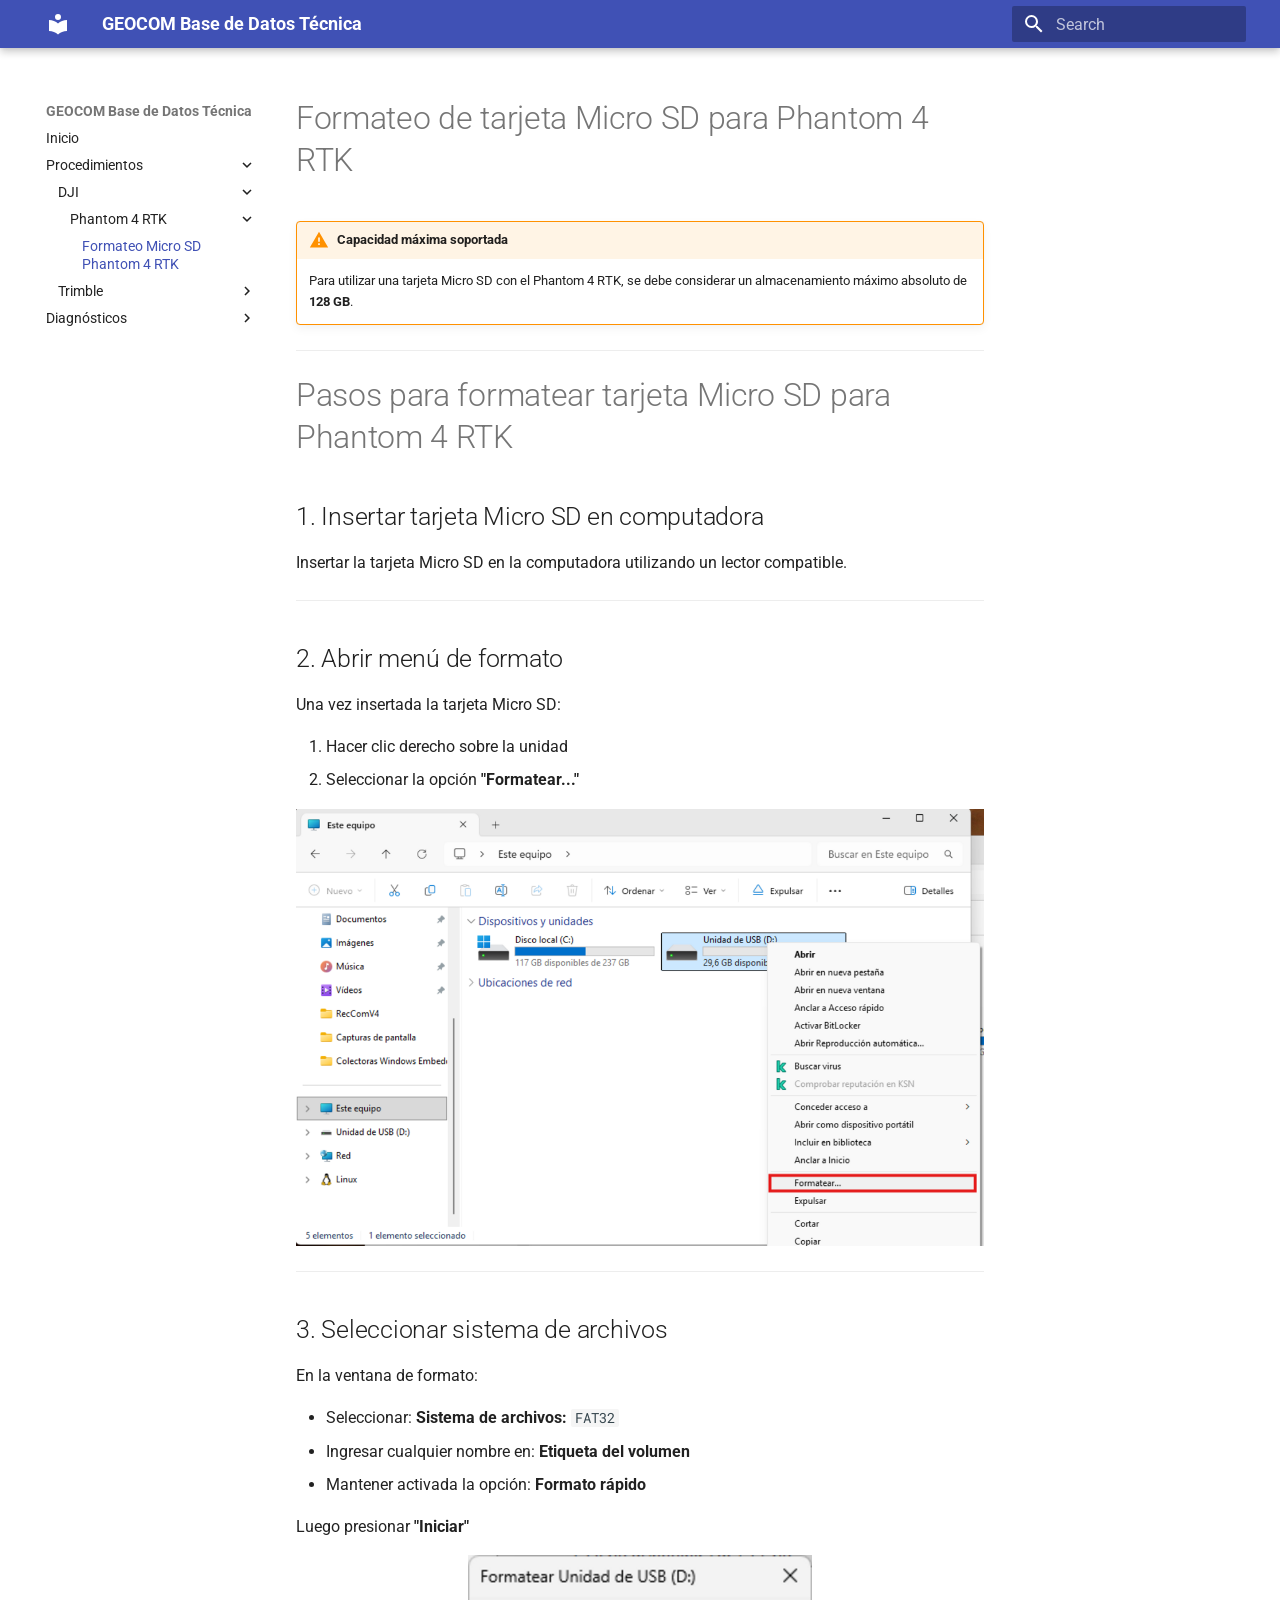
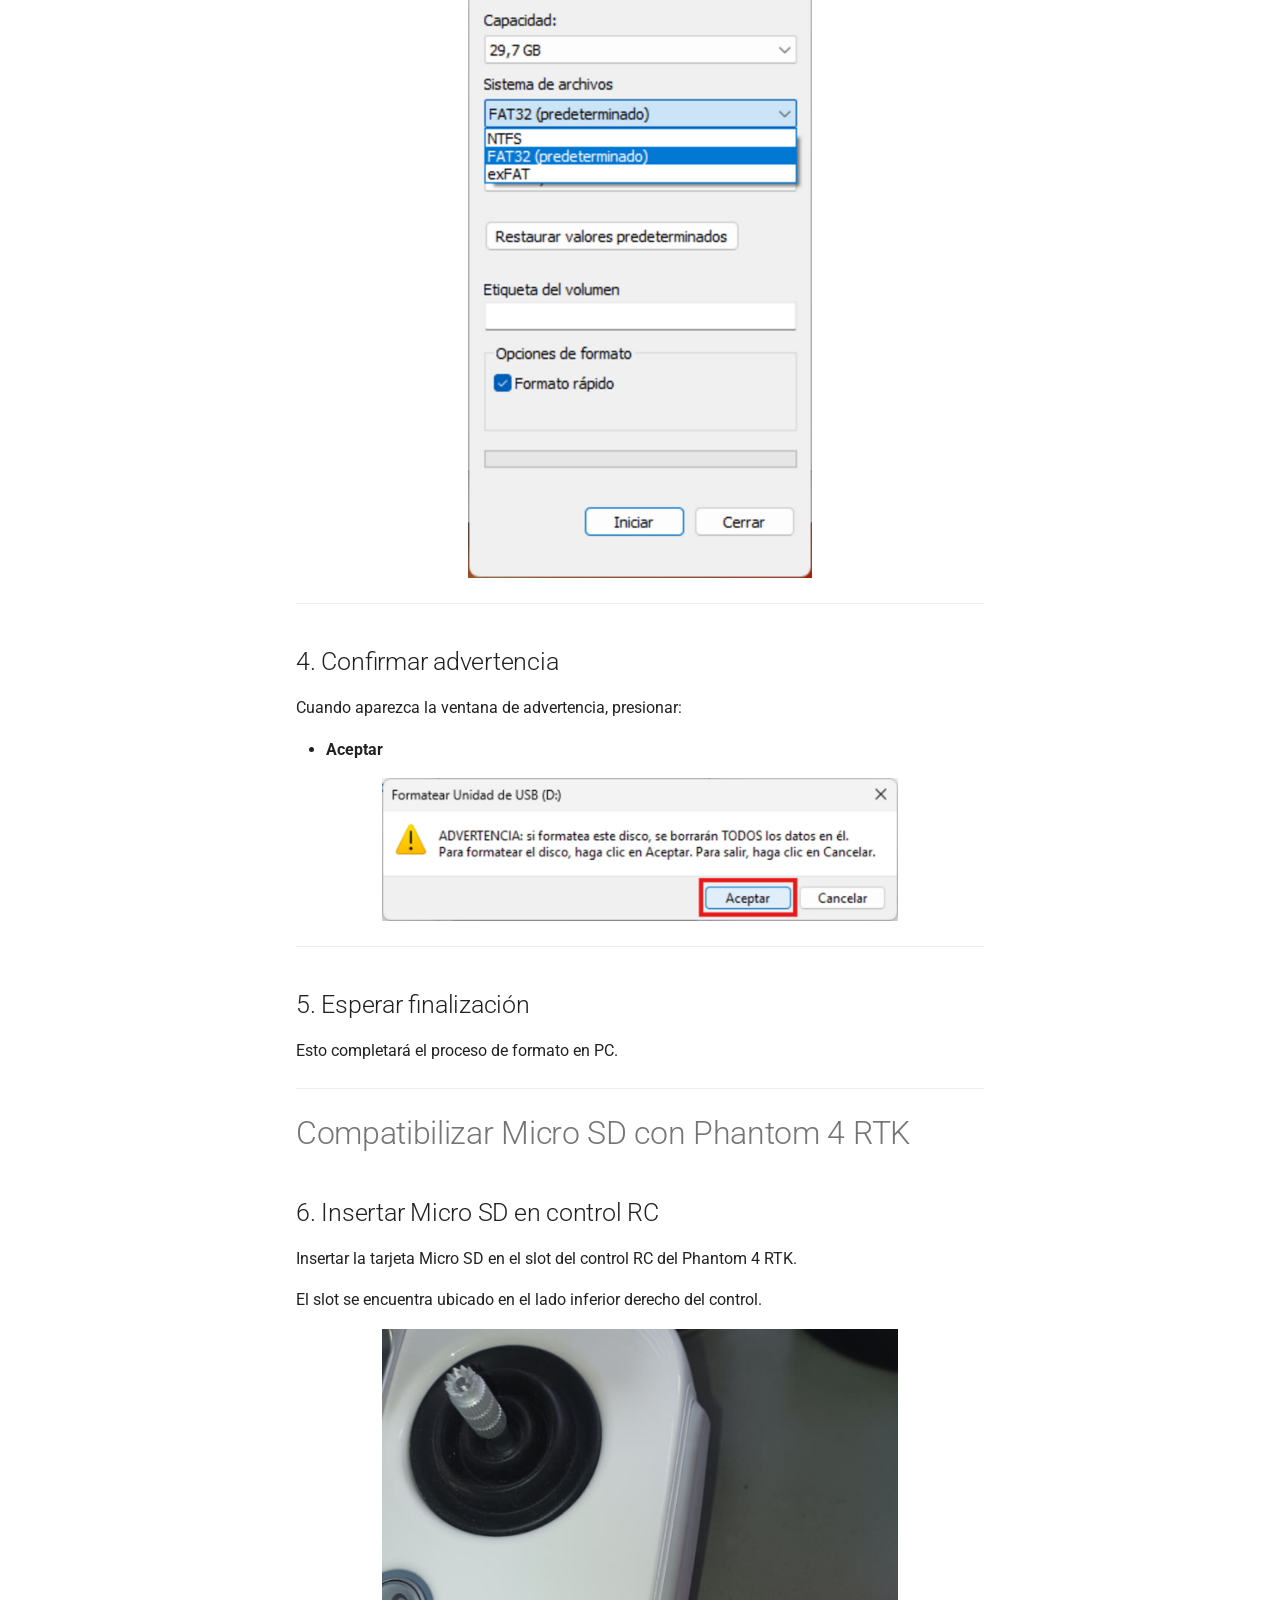
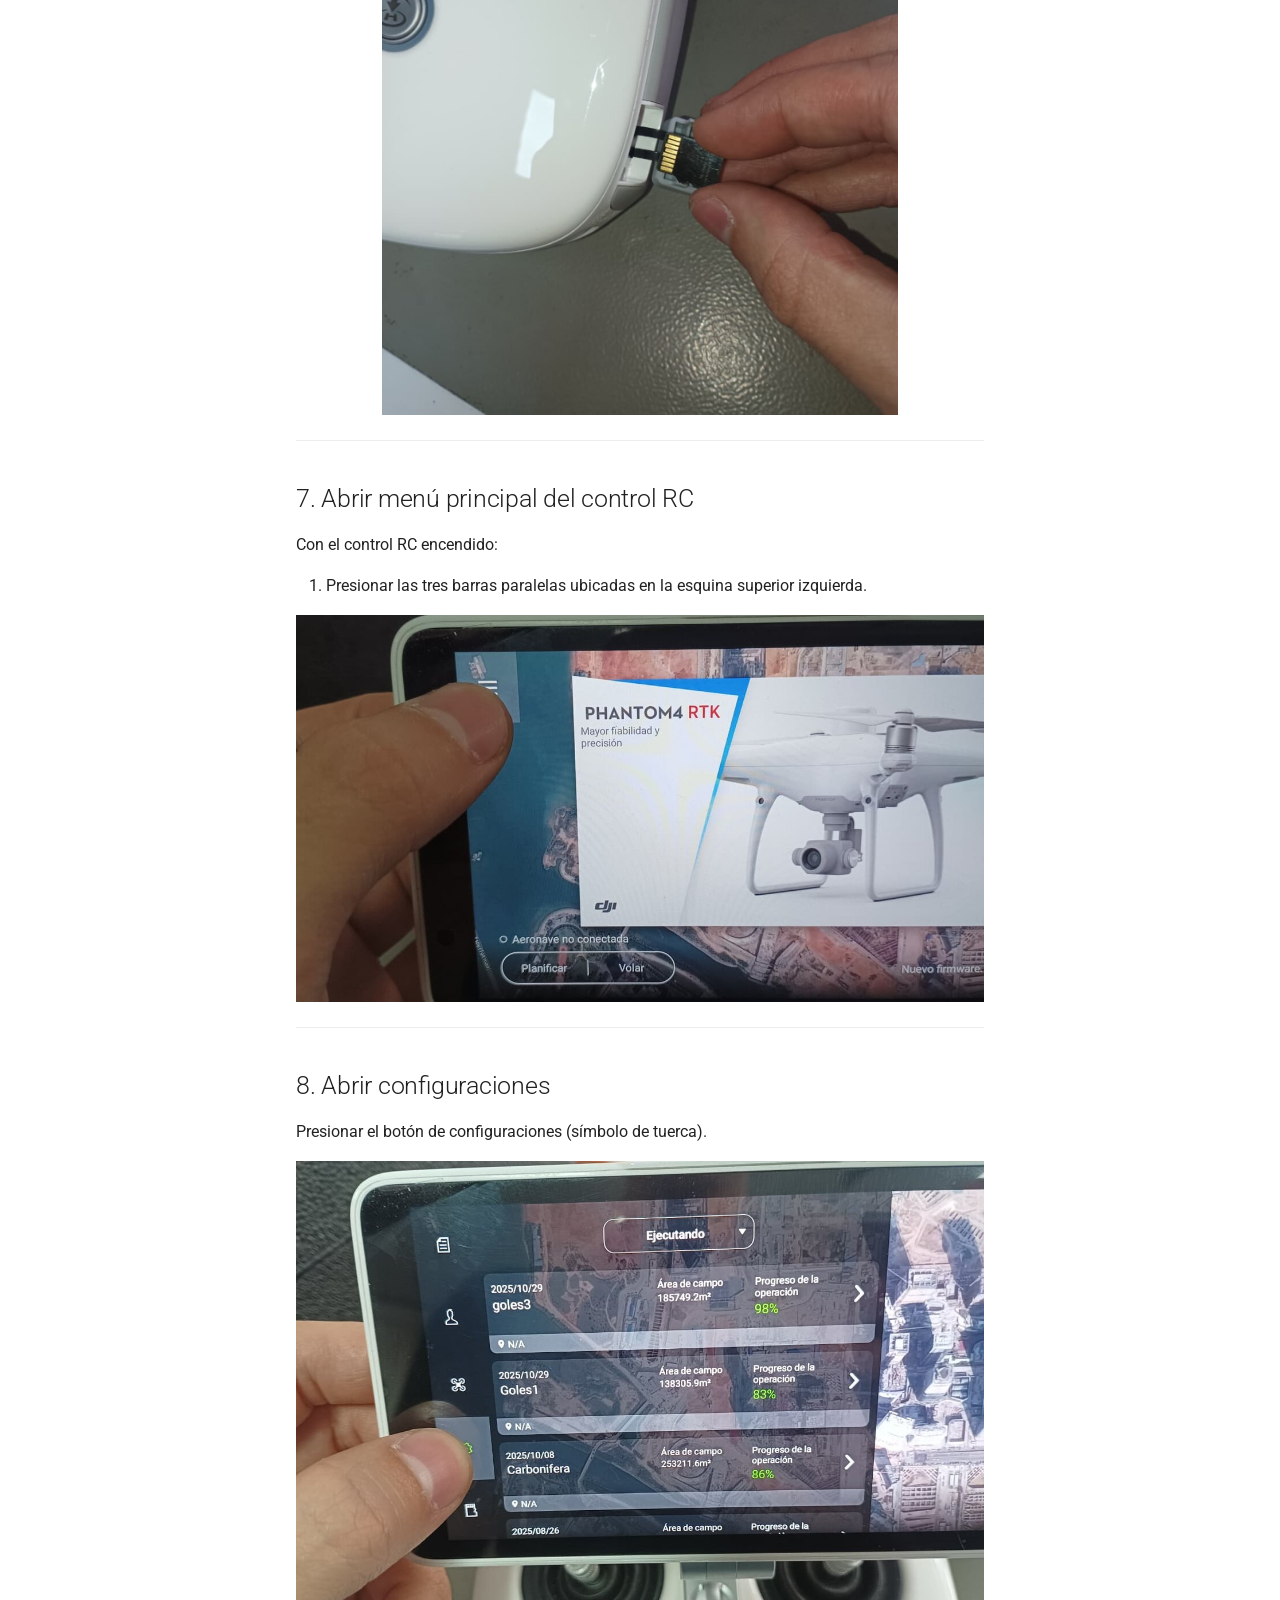
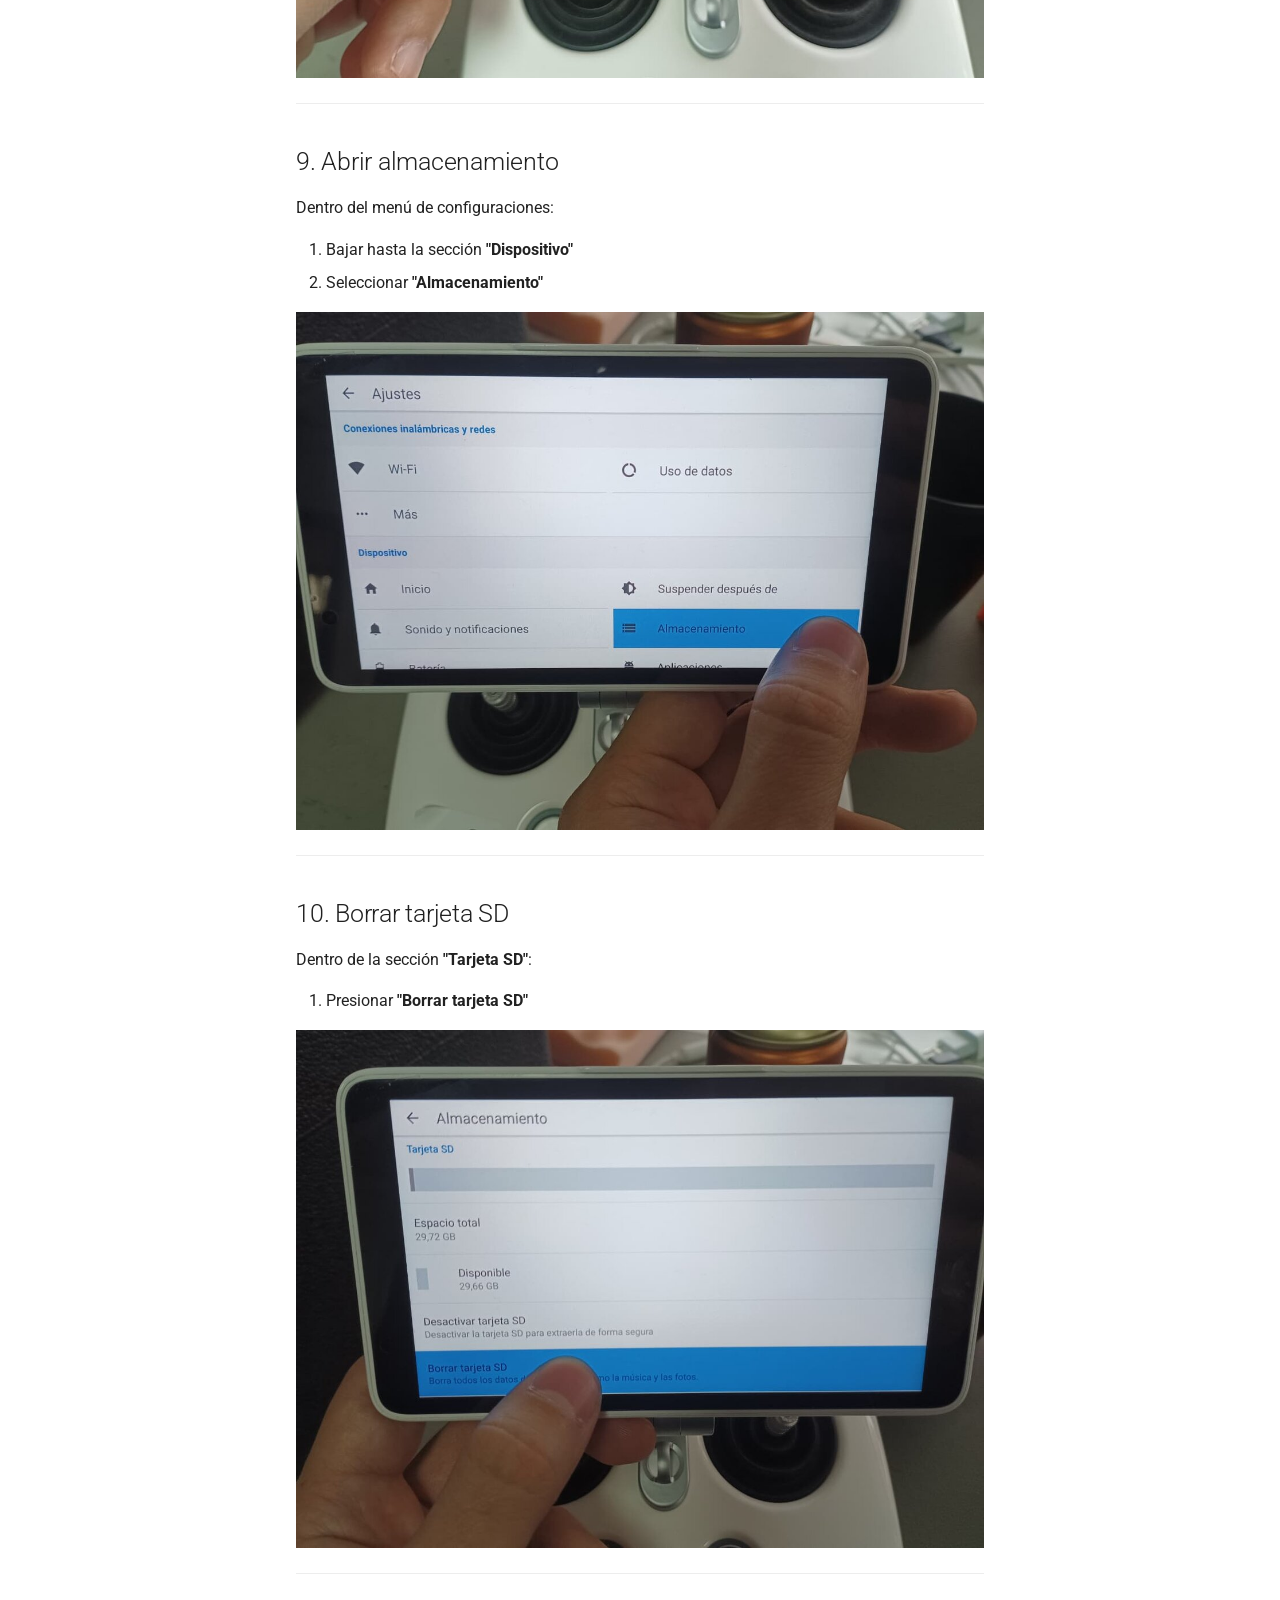
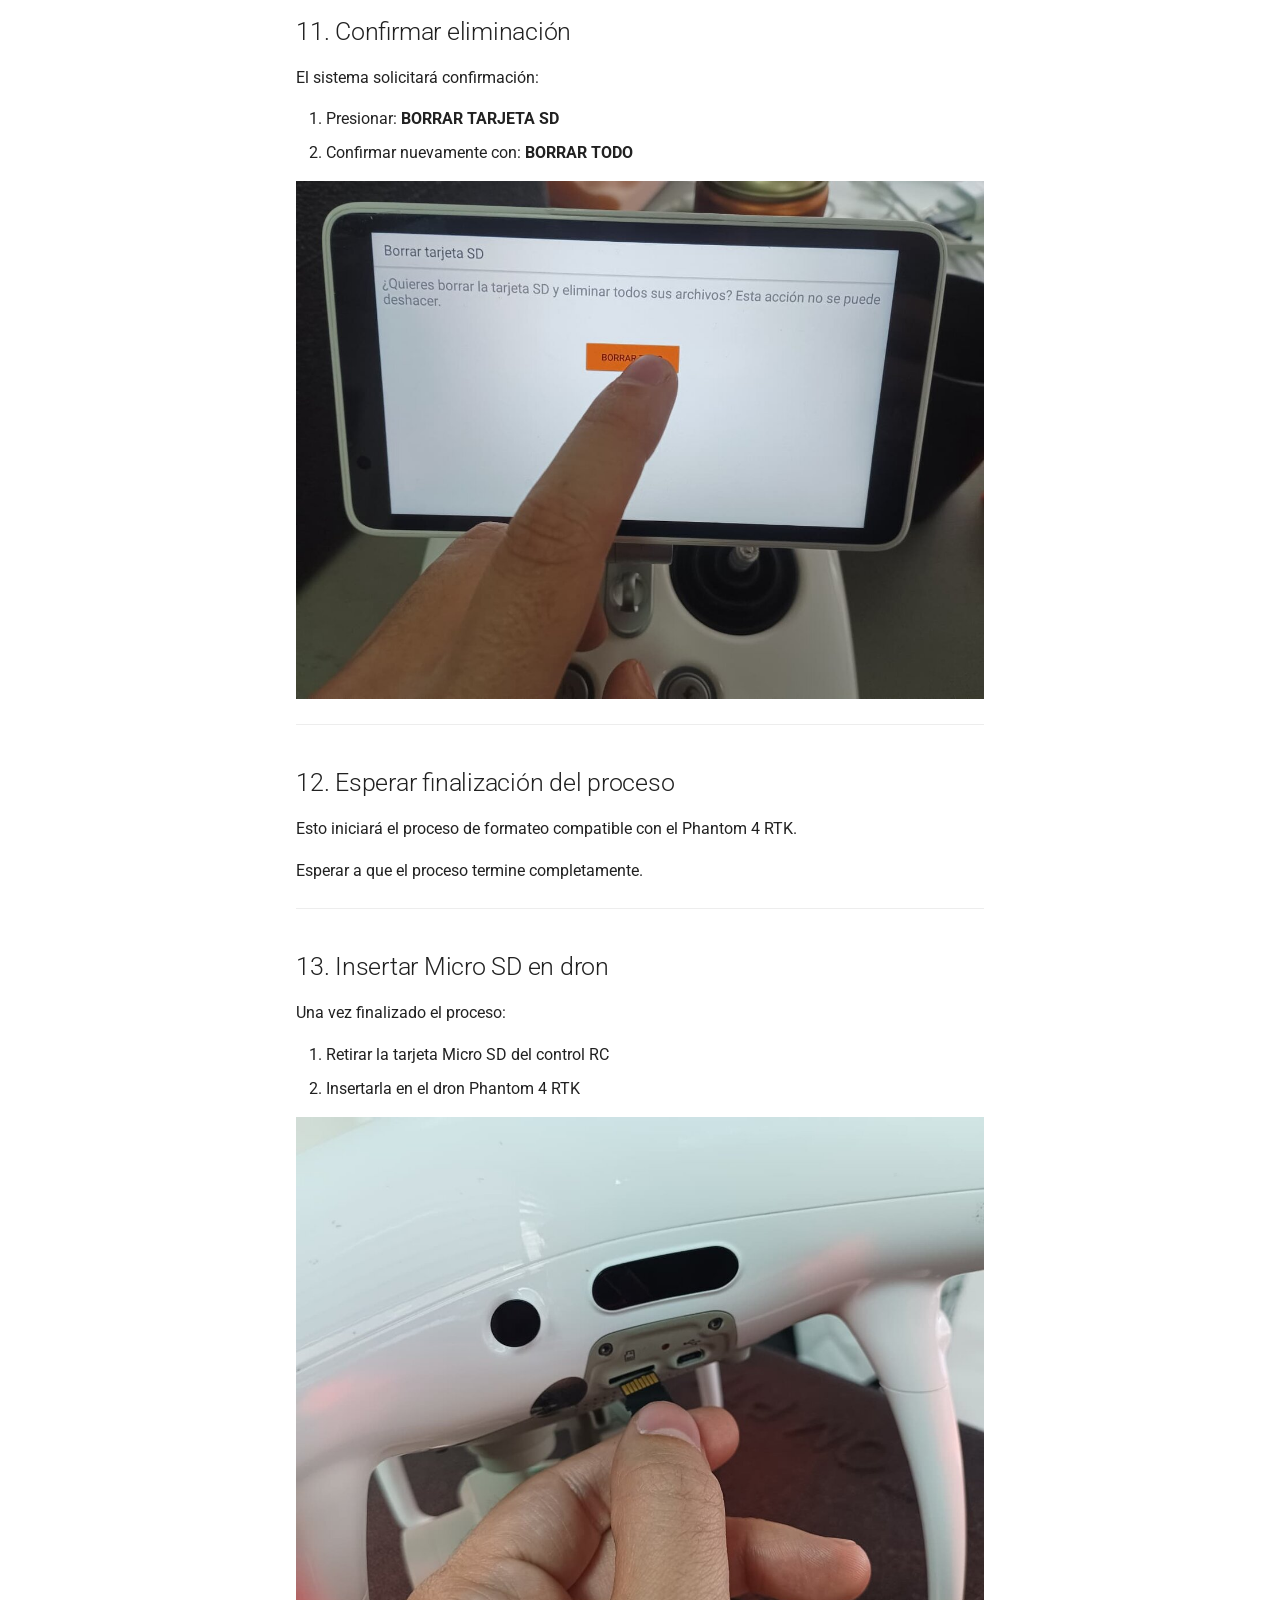
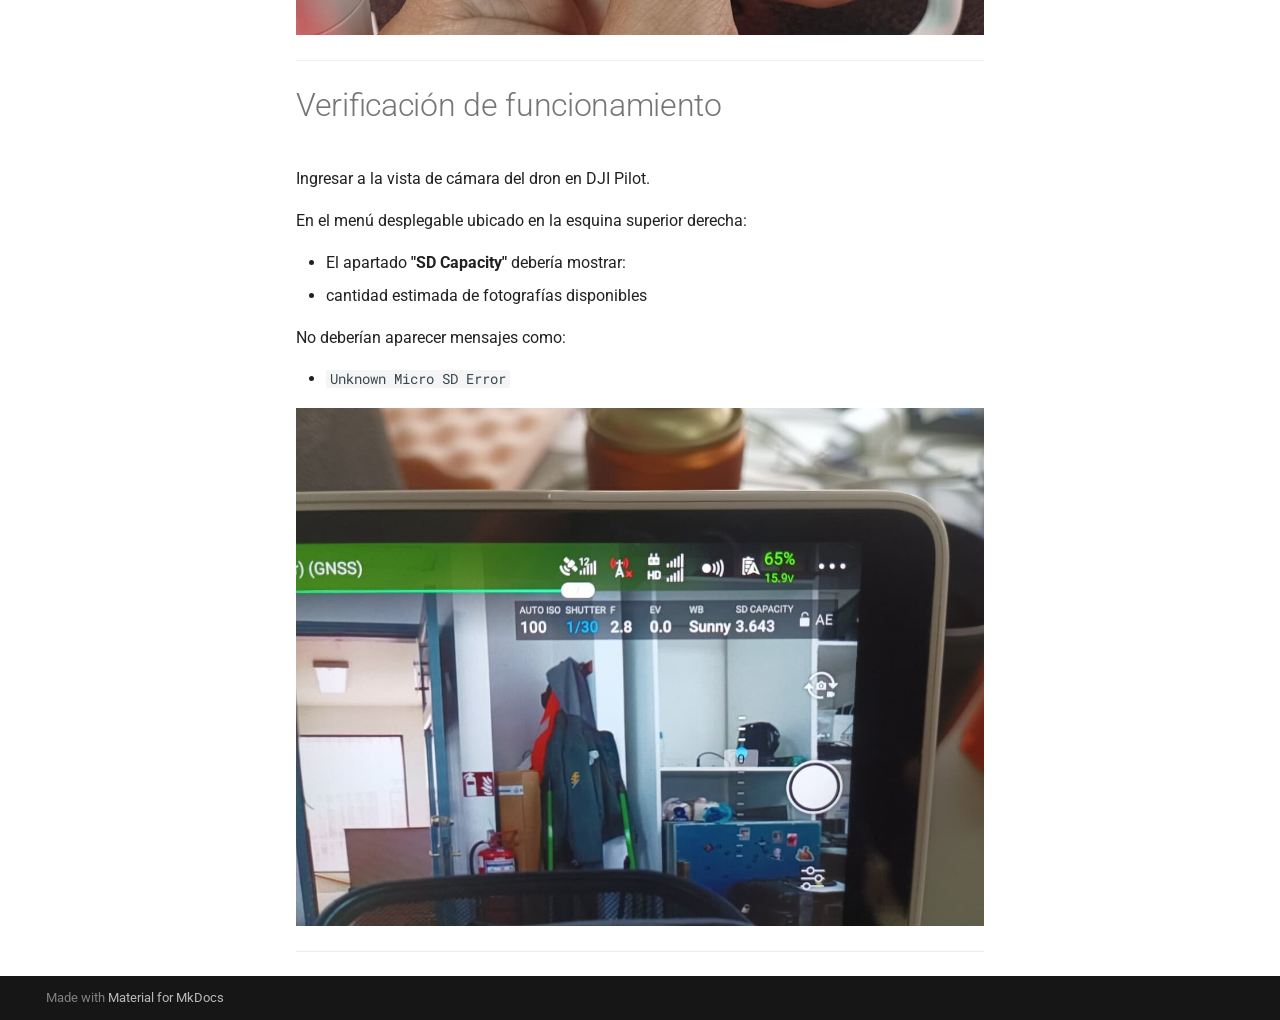
<file: procedimientos/dji/phantom-4-rtk/phantom4rtk-microsd-format/index.html>
<!doctype html>
<html lang="en" class="no-js">
  <head>
    
      <meta charset="utf-8">
      <meta name="viewport" content="width=device-width,initial-scale=1">
      
      
      
        <link rel="canonical" href="https://schweineorgel.github.io/geocom-kb/procedimientos/dji/phantom-4-rtk/phantom4rtk-microsd-format/">
      
      
        <link rel="prev" href="../../../..">
      
      
        <link rel="next" href="../../../trimble/wmftp/">
      
      
        
      
      
      <link rel="icon" href="../../../../assets/images/favicon.png">
      <meta name="generator" content="mkdocs-1.6.1, mkdocs-material-9.7.6">
    
    
      
        <title>Formateo Micro SD Phantom 4 RTK - GEOCOM Base de Datos Técnica</title>
      
    
    
      <link rel="stylesheet" href="../../../../assets/stylesheets/main.484c7ddc.min.css">
      
      


    
    
      
    
    
      
        
        
        <link rel="preconnect" href="https://fonts.gstatic.com" crossorigin>
        <link rel="stylesheet" href="https://fonts.googleapis.com/css?family=Roboto:300,300i,400,400i,700,700i%7CRoboto+Mono:400,400i,700,700i&display=fallback">
        <style>:root{--md-text-font:"Roboto";--md-code-font:"Roboto Mono"}</style>
      
    
    
      <link rel="stylesheet" href="../../../../stylesheets/extra.css">
    
    <script>__md_scope=new URL("../../../..",location),__md_hash=e=>[...e].reduce(((e,_)=>(e<<5)-e+_.charCodeAt(0)),0),__md_get=(e,_=localStorage,t=__md_scope)=>JSON.parse(_.getItem(t.pathname+"."+e)),__md_set=(e,_,t=localStorage,a=__md_scope)=>{try{t.setItem(a.pathname+"."+e,JSON.stringify(_))}catch(e){}}</script>
    
      

    
    
  </head>
  
  
    <body dir="ltr">
  
    
    <input class="md-toggle" data-md-toggle="drawer" type="checkbox" id="__drawer" autocomplete="off">
    <input class="md-toggle" data-md-toggle="search" type="checkbox" id="__search" autocomplete="off">
    <label class="md-overlay" for="__drawer"></label>
    <div data-md-component="skip">
      
        
        <a href="#formateo-de-tarjeta-micro-sd-para-phantom-4-rtk" class="md-skip">
          Skip to content
        </a>
      
    </div>
    <div data-md-component="announce">
      
    </div>
    
    
      

  

<header class="md-header md-header--shadow" data-md-component="header">
  <nav class="md-header__inner md-grid" aria-label="Header">
    <a href="../../../.." title="GEOCOM Base de Datos Técnica" class="md-header__button md-logo" aria-label="GEOCOM Base de Datos Técnica" data-md-component="logo">
      
  
  <svg xmlns="http://www.w3.org/2000/svg" viewBox="0 0 24 24"><path d="M12 8a3 3 0 0 0 3-3 3 3 0 0 0-3-3 3 3 0 0 0-3 3 3 3 0 0 0 3 3m0 3.54C9.64 9.35 6.5 8 3 8v11c3.5 0 6.64 1.35 9 3.54 2.36-2.19 5.5-3.54 9-3.54V8c-3.5 0-6.64 1.35-9 3.54"/></svg>

    </a>
    <label class="md-header__button md-icon" for="__drawer">
      
      <svg xmlns="http://www.w3.org/2000/svg" viewBox="0 0 24 24"><path d="M3 6h18v2H3zm0 5h18v2H3zm0 5h18v2H3z"/></svg>
    </label>
    <div class="md-header__title" data-md-component="header-title">
      <div class="md-header__ellipsis">
        <div class="md-header__topic">
          <span class="md-ellipsis">
            GEOCOM Base de Datos Técnica
          </span>
        </div>
        <div class="md-header__topic" data-md-component="header-topic">
          <span class="md-ellipsis">
            
              Formateo Micro SD Phantom 4 RTK
            
          </span>
        </div>
      </div>
    </div>
    
    
      <script>var palette=__md_get("__palette");if(palette&&palette.color){if("(prefers-color-scheme)"===palette.color.media){var media=matchMedia("(prefers-color-scheme: light)"),input=document.querySelector(media.matches?"[data-md-color-media='(prefers-color-scheme: light)']":"[data-md-color-media='(prefers-color-scheme: dark)']");palette.color.media=input.getAttribute("data-md-color-media"),palette.color.scheme=input.getAttribute("data-md-color-scheme"),palette.color.primary=input.getAttribute("data-md-color-primary"),palette.color.accent=input.getAttribute("data-md-color-accent")}for(var[key,value]of Object.entries(palette.color))document.body.setAttribute("data-md-color-"+key,value)}</script>
    
    
    
      
      
        <label class="md-header__button md-icon" for="__search">
          
          <svg xmlns="http://www.w3.org/2000/svg" viewBox="0 0 24 24"><path d="M9.5 3A6.5 6.5 0 0 1 16 9.5c0 1.61-.59 3.09-1.56 4.23l.27.27h.79l5 5-1.5 1.5-5-5v-.79l-.27-.27A6.52 6.52 0 0 1 9.5 16 6.5 6.5 0 0 1 3 9.5 6.5 6.5 0 0 1 9.5 3m0 2C7 5 5 7 5 9.5S7 14 9.5 14 14 12 14 9.5 12 5 9.5 5"/></svg>
        </label>
        <div class="md-search" data-md-component="search" role="dialog">
  <label class="md-search__overlay" for="__search"></label>
  <div class="md-search__inner" role="search">
    <form class="md-search__form" name="search">
      <input type="text" class="md-search__input" name="query" aria-label="Search" placeholder="Search" autocapitalize="off" autocorrect="off" autocomplete="off" spellcheck="false" data-md-component="search-query" required>
      <label class="md-search__icon md-icon" for="__search">
        
        <svg xmlns="http://www.w3.org/2000/svg" viewBox="0 0 24 24"><path d="M9.5 3A6.5 6.5 0 0 1 16 9.5c0 1.61-.59 3.09-1.56 4.23l.27.27h.79l5 5-1.5 1.5-5-5v-.79l-.27-.27A6.52 6.52 0 0 1 9.5 16 6.5 6.5 0 0 1 3 9.5 6.5 6.5 0 0 1 9.5 3m0 2C7 5 5 7 5 9.5S7 14 9.5 14 14 12 14 9.5 12 5 9.5 5"/></svg>
        
        <svg xmlns="http://www.w3.org/2000/svg" viewBox="0 0 24 24"><path d="M20 11v2H8l5.5 5.5-1.42 1.42L4.16 12l7.92-7.92L13.5 5.5 8 11z"/></svg>
      </label>
      <nav class="md-search__options" aria-label="Search">
        
        <button type="reset" class="md-search__icon md-icon" title="Clear" aria-label="Clear" tabindex="-1">
          
          <svg xmlns="http://www.w3.org/2000/svg" viewBox="0 0 24 24"><path d="M19 6.41 17.59 5 12 10.59 6.41 5 5 6.41 10.59 12 5 17.59 6.41 19 12 13.41 17.59 19 19 17.59 13.41 12z"/></svg>
        </button>
      </nav>
      
        <div class="md-search__suggest" data-md-component="search-suggest"></div>
      
    </form>
    <div class="md-search__output">
      <div class="md-search__scrollwrap" tabindex="0" data-md-scrollfix>
        <div class="md-search-result" data-md-component="search-result">
          <div class="md-search-result__meta">
            Initializing search
          </div>
          <ol class="md-search-result__list" role="presentation"></ol>
        </div>
      </div>
    </div>
  </div>
</div>
      
    
    
  </nav>
  
</header>
    
    <div class="md-container" data-md-component="container">
      
      
        
          
        
      
      <main class="md-main" data-md-component="main">
        <div class="md-main__inner md-grid">
          
            
              
              <div class="md-sidebar md-sidebar--primary" data-md-component="sidebar" data-md-type="navigation" >
                <div class="md-sidebar__scrollwrap">
                  <div class="md-sidebar__inner">
                    



<nav class="md-nav md-nav--primary" aria-label="Navigation" data-md-level="0">
  <label class="md-nav__title" for="__drawer">
    <a href="../../../.." title="GEOCOM Base de Datos Técnica" class="md-nav__button md-logo" aria-label="GEOCOM Base de Datos Técnica" data-md-component="logo">
      
  
  <svg xmlns="http://www.w3.org/2000/svg" viewBox="0 0 24 24"><path d="M12 8a3 3 0 0 0 3-3 3 3 0 0 0-3-3 3 3 0 0 0-3 3 3 3 0 0 0 3 3m0 3.54C9.64 9.35 6.5 8 3 8v11c3.5 0 6.64 1.35 9 3.54 2.36-2.19 5.5-3.54 9-3.54V8c-3.5 0-6.64 1.35-9 3.54"/></svg>

    </a>
    GEOCOM Base de Datos Técnica
  </label>
  
  <ul class="md-nav__list" data-md-scrollfix>
    
      
      
  
  
  
  
    <li class="md-nav__item">
      <a href="../../../.." class="md-nav__link">
        
  
  
  <span class="md-ellipsis">
    
  
    Inicio
  

    
  </span>
  
  

      </a>
    </li>
  

    
      
      
  
  
    
  
  
  
    
    
    
    
    
    <li class="md-nav__item md-nav__item--active md-nav__item--nested">
      
        
        
        <input class="md-nav__toggle md-toggle " type="checkbox" id="__nav_2" checked>
        
          
          <label class="md-nav__link" for="__nav_2" id="__nav_2_label" tabindex="0">
            
  
  
  <span class="md-ellipsis">
    
  
    Procedimientos
  

    
  </span>
  
  

            <span class="md-nav__icon md-icon"></span>
          </label>
        
        <nav class="md-nav" data-md-level="1" aria-labelledby="__nav_2_label" aria-expanded="true">
          <label class="md-nav__title" for="__nav_2">
            <span class="md-nav__icon md-icon"></span>
            
  
    Procedimientos
  

          </label>
          <ul class="md-nav__list" data-md-scrollfix>
            
              
                
  
  
    
  
  
  
    
    
    
    
    
    <li class="md-nav__item md-nav__item--active md-nav__item--nested">
      
        
        
        <input class="md-nav__toggle md-toggle " type="checkbox" id="__nav_2_1" checked>
        
          
          <label class="md-nav__link" for="__nav_2_1" id="__nav_2_1_label" tabindex="0">
            
  
  
  <span class="md-ellipsis">
    
  
    DJI
  

    
  </span>
  
  

            <span class="md-nav__icon md-icon"></span>
          </label>
        
        <nav class="md-nav" data-md-level="2" aria-labelledby="__nav_2_1_label" aria-expanded="true">
          <label class="md-nav__title" for="__nav_2_1">
            <span class="md-nav__icon md-icon"></span>
            
  
    DJI
  

          </label>
          <ul class="md-nav__list" data-md-scrollfix>
            
              
                
  
  
    
  
  
  
    
    
    
    
    
    <li class="md-nav__item md-nav__item--active md-nav__item--nested">
      
        
        
        <input class="md-nav__toggle md-toggle " type="checkbox" id="__nav_2_1_1" checked>
        
          
          <label class="md-nav__link" for="__nav_2_1_1" id="__nav_2_1_1_label" tabindex="0">
            
  
  
  <span class="md-ellipsis">
    
  
    Phantom 4 RTK
  

    
  </span>
  
  

            <span class="md-nav__icon md-icon"></span>
          </label>
        
        <nav class="md-nav" data-md-level="3" aria-labelledby="__nav_2_1_1_label" aria-expanded="true">
          <label class="md-nav__title" for="__nav_2_1_1">
            <span class="md-nav__icon md-icon"></span>
            
  
    Phantom 4 RTK
  

          </label>
          <ul class="md-nav__list" data-md-scrollfix>
            
              
                
  
  
    
  
  
  
    <li class="md-nav__item md-nav__item--active">
      
      <input class="md-nav__toggle md-toggle" type="checkbox" id="__toc">
      
      
        
      
      
      <a href="./" class="md-nav__link md-nav__link--active">
        
  
  
  <span class="md-ellipsis">
    
  
    Formateo Micro SD Phantom 4 RTK
  

    
  </span>
  
  

      </a>
      
    </li>
  

              
            
          </ul>
        </nav>
      
    </li>
  

              
            
          </ul>
        </nav>
      
    </li>
  

              
            
              
                
  
  
  
  
    
    
    
    
    
    <li class="md-nav__item md-nav__item--nested">
      
        
        
        <input class="md-nav__toggle md-toggle " type="checkbox" id="__nav_2_2" >
        
          
          <label class="md-nav__link" for="__nav_2_2" id="__nav_2_2_label" tabindex="0">
            
  
  
  <span class="md-ellipsis">
    
  
    Trimble
  

    
  </span>
  
  

            <span class="md-nav__icon md-icon"></span>
          </label>
        
        <nav class="md-nav" data-md-level="2" aria-labelledby="__nav_2_2_label" aria-expanded="false">
          <label class="md-nav__title" for="__nav_2_2">
            <span class="md-nav__icon md-icon"></span>
            
  
    Trimble
  

          </label>
          <ul class="md-nav__list" data-md-scrollfix>
            
              
                
  
  
  
  
    
    
    
    
    
    <li class="md-nav__item md-nav__item--nested">
      
        
        
        <input class="md-nav__toggle md-toggle " type="checkbox" id="__nav_2_2_1" >
        
          
          <label class="md-nav__link" for="__nav_2_2_1" id="__nav_2_2_1_label" tabindex="0">
            
  
  
  <span class="md-ellipsis">
    
  
    Colectoras
  

    
  </span>
  
  

            <span class="md-nav__icon md-icon"></span>
          </label>
        
        <nav class="md-nav" data-md-level="3" aria-labelledby="__nav_2_2_1_label" aria-expanded="false">
          <label class="md-nav__title" for="__nav_2_2_1">
            <span class="md-nav__icon md-icon"></span>
            
  
    Colectoras
  

          </label>
          <ul class="md-nav__list" data-md-scrollfix>
            
              
                
  
  
  
  
    <li class="md-nav__item">
      <a href="../../../trimble/wmftp/" class="md-nav__link">
        
  
  
  <span class="md-ellipsis">
    
  
    Configuración FTP WMFTP
  

    
  </span>
  
  

      </a>
    </li>
  

              
            
          </ul>
        </nav>
      
    </li>
  

              
            
          </ul>
        </nav>
      
    </li>
  

              
            
          </ul>
        </nav>
      
    </li>
  

    
      
      
  
  
  
  
    
    
    
    
    
    <li class="md-nav__item md-nav__item--nested">
      
        
        
        <input class="md-nav__toggle md-toggle " type="checkbox" id="__nav_3" >
        
          
          <label class="md-nav__link" for="__nav_3" id="__nav_3_label" tabindex="0">
            
  
  
  <span class="md-ellipsis">
    
  
    Diagnósticos
  

    
  </span>
  
  

            <span class="md-nav__icon md-icon"></span>
          </label>
        
        <nav class="md-nav" data-md-level="1" aria-labelledby="__nav_3_label" aria-expanded="false">
          <label class="md-nav__title" for="__nav_3">
            <span class="md-nav__icon md-icon"></span>
            
  
    Diagnósticos
  

          </label>
          <ul class="md-nav__list" data-md-scrollfix>
            
              
                
  
  
  
  
    
    
    
    
    
    <li class="md-nav__item md-nav__item--nested">
      
        
        
        <input class="md-nav__toggle md-toggle " type="checkbox" id="__nav_3_1" >
        
          
          <label class="md-nav__link" for="__nav_3_1" id="__nav_3_1_label" tabindex="0">
            
  
  
  <span class="md-ellipsis">
    
  
    DJI
  

    
  </span>
  
  

            <span class="md-nav__icon md-icon"></span>
          </label>
        
        <nav class="md-nav" data-md-level="2" aria-labelledby="__nav_3_1_label" aria-expanded="false">
          <label class="md-nav__title" for="__nav_3_1">
            <span class="md-nav__icon md-icon"></span>
            
  
    DJI
  

          </label>
          <ul class="md-nav__list" data-md-scrollfix>
            
              
                
  
  
  
  
    
    
    
    
    
    <li class="md-nav__item md-nav__item--nested">
      
        
        
        <input class="md-nav__toggle md-toggle " type="checkbox" id="__nav_3_1_1" >
        
          
          <label class="md-nav__link" for="__nav_3_1_1" id="__nav_3_1_1_label" tabindex="0">
            
  
  
  <span class="md-ellipsis">
    
  
    Matrice 4 Enterprise
  

    
  </span>
  
  

            <span class="md-nav__icon md-icon"></span>
          </label>
        
        <nav class="md-nav" data-md-level="3" aria-labelledby="__nav_3_1_1_label" aria-expanded="false">
          <label class="md-nav__title" for="__nav_3_1_1">
            <span class="md-nav__icon md-icon"></span>
            
  
    Matrice 4 Enterprise
  

          </label>
          <ul class="md-nav__list" data-md-scrollfix>
            
              
                
  
  
  
  
    <li class="md-nav__item">
      <a href="../../../../diagnosticos/dji/matrice4e/matrice4e-esc3/" class="md-nav__link">
        
  
  
  <span class="md-ellipsis">
    
  
    Diagnóstico de Falla ESC 3
  

    
  </span>
  
  

      </a>
    </li>
  

              
            
          </ul>
        </nav>
      
    </li>
  

              
            
          </ul>
        </nav>
      
    </li>
  

              
            
          </ul>
        </nav>
      
    </li>
  

    
  </ul>
</nav>
                  </div>
                </div>
              </div>
            
            
              
              <div class="md-sidebar md-sidebar--secondary" data-md-component="sidebar" data-md-type="toc" >
                <div class="md-sidebar__scrollwrap">
                  <div class="md-sidebar__inner">
                    

<nav class="md-nav md-nav--secondary" aria-label="Table of contents">
  
  
  
    
  
  
</nav>
                  </div>
                </div>
              </div>
            
          
          
            <div class="md-content" data-md-component="content">
              
              <article class="md-content__inner md-typeset">
                
                  



<h1 id="formateo-de-tarjeta-micro-sd-para-phantom-4-rtk">Formateo de tarjeta Micro SD para Phantom 4 RTK<a class="headerlink" href="#formateo-de-tarjeta-micro-sd-para-phantom-4-rtk" title="Permanent link">&para;</a></h1>
<div class="admonition warning">
<p class="admonition-title">Capacidad máxima soportada</p>
<p>Para utilizar una tarjeta Micro SD con el Phantom 4 RTK, se debe considerar un almacenamiento máximo absoluto de <strong>128 GB</strong>.</p>
</div>
<hr />
<h1 id="pasos-para-formatear-tarjeta-micro-sd-para-phantom-4-rtk">Pasos para formatear tarjeta Micro SD para Phantom 4 RTK<a class="headerlink" href="#pasos-para-formatear-tarjeta-micro-sd-para-phantom-4-rtk" title="Permanent link">&para;</a></h1>
<h2 id="1-insertar-tarjeta-micro-sd-en-computadora">1. Insertar tarjeta Micro SD en computadora<a class="headerlink" href="#1-insertar-tarjeta-micro-sd-en-computadora" title="Permanent link">&para;</a></h2>
<p>Insertar la tarjeta Micro SD en la computadora utilizando un lector compatible.</p>
<hr />
<h2 id="2-abrir-menu-de-formato">2. Abrir menú de formato<a class="headerlink" href="#2-abrir-menu-de-formato" title="Permanent link">&para;</a></h2>
<p>Una vez insertada la tarjeta Micro SD:</p>
<ol>
<li>Hacer clic derecho sobre la unidad</li>
<li>Seleccionar la opción <strong>"Formatear..."</strong></li>
</ol>
<p><img alt="Menú de formato Windows" class="center-img" src="../../../../assets/phantom4rtk-microsd/image14.png" /></p>
<hr />
<h2 id="3-seleccionar-sistema-de-archivos">3. Seleccionar sistema de archivos<a class="headerlink" href="#3-seleccionar-sistema-de-archivos" title="Permanent link">&para;</a></h2>
<p>En la ventana de formato:</p>
<ul>
<li>Seleccionar: <strong>Sistema de archivos:</strong> <code>FAT32</code></li>
<li>Ingresar cualquier nombre en: <strong>Etiqueta del volumen</strong></li>
<li>Mantener activada la opción: <strong>Formato rápido</strong></li>
</ul>
<p>Luego presionar <strong>"Iniciar"</strong></p>
<p><img alt="Configuración FAT32" class="center-img" src="../../../../assets/phantom4rtk-microsd/image15.png" width="50%" /></p>
<hr />
<h2 id="4-confirmar-advertencia">4. Confirmar advertencia<a class="headerlink" href="#4-confirmar-advertencia" title="Permanent link">&para;</a></h2>
<p>Cuando aparezca la ventana de advertencia, presionar:</p>
<ul>
<li><strong>Aceptar</strong></li>
</ul>
<p><img alt="Aceptar formato" class="center-img" src="../../../../assets/phantom4rtk-microsd/image1.png" width="75%" /></p>
<hr />
<h2 id="5-esperar-finalizacion">5. Esperar finalización<a class="headerlink" href="#5-esperar-finalizacion" title="Permanent link">&para;</a></h2>
<p>Esto completará el proceso de formato en PC.</p>
<hr />
<h1 id="compatibilizar-micro-sd-con-phantom-4-rtk">Compatibilizar Micro SD con Phantom 4 RTK<a class="headerlink" href="#compatibilizar-micro-sd-con-phantom-4-rtk" title="Permanent link">&para;</a></h1>
<h2 id="6-insertar-micro-sd-en-control-rc">6. Insertar Micro SD en control RC<a class="headerlink" href="#6-insertar-micro-sd-en-control-rc" title="Permanent link">&para;</a></h2>
<p>Insertar la tarjeta Micro SD en el slot del control RC del Phantom 4 RTK.</p>
<p>El slot se encuentra ubicado en el lado inferior derecho del control.</p>
<p><img alt="Slot Micro SD Control RC" class="center-img" src="../../../../assets/phantom4rtk-microsd/image3.jpg" width="75%" /></p>
<hr />
<h2 id="7-abrir-menu-principal-del-control-rc">7. Abrir menú principal del control RC<a class="headerlink" href="#7-abrir-menu-principal-del-control-rc" title="Permanent link">&para;</a></h2>
<p>Con el control RC encendido:</p>
<ol>
<li>Presionar las tres barras paralelas ubicadas en la esquina superior izquierda.</li>
</ol>
<p><img alt="Menú principal RC" class="center-img" src="../../../../assets/phantom4rtk-microsd/image13.jpg" /></p>
<hr />
<h2 id="8-abrir-configuraciones">8. Abrir configuraciones<a class="headerlink" href="#8-abrir-configuraciones" title="Permanent link">&para;</a></h2>
<p>Presionar el botón de configuraciones (símbolo de tuerca).</p>
<p><img alt="Configuraciones RC" class="center-img" src="../../../../assets/phantom4rtk-microsd/image12.jpg" /></p>
<hr />
<h2 id="9-abrir-almacenamiento">9. Abrir almacenamiento<a class="headerlink" href="#9-abrir-almacenamiento" title="Permanent link">&para;</a></h2>
<p>Dentro del menú de configuraciones:</p>
<ol>
<li>Bajar hasta la sección <strong>"Dispositivo"</strong></li>
<li>Seleccionar <strong>"Almacenamiento"</strong></li>
</ol>
<p><img alt="Menú almacenamiento" class="center-img" src="../../../../assets/phantom4rtk-microsd/image4.jpg" /></p>
<hr />
<h2 id="10-borrar-tarjeta-sd">10. Borrar tarjeta SD<a class="headerlink" href="#10-borrar-tarjeta-sd" title="Permanent link">&para;</a></h2>
<p>Dentro de la sección <strong>"Tarjeta SD"</strong>:</p>
<ol>
<li>Presionar <strong>"Borrar tarjeta SD"</strong></li>
</ol>
<p><img alt="Borrar tarjeta SD" class="center-img" src="../../../../assets/phantom4rtk-microsd/image8.jpg" /></p>
<hr />
<h2 id="11-confirmar-eliminacion">11. Confirmar eliminación<a class="headerlink" href="#11-confirmar-eliminacion" title="Permanent link">&para;</a></h2>
<p>El sistema solicitará confirmación:</p>
<ol>
<li>Presionar: <strong>BORRAR TARJETA SD</strong></li>
<li>Confirmar nuevamente con: <strong>BORRAR TODO</strong></li>
</ol>
<p><img alt="Confirmación borrado" class="center-img" src="../../../../assets/phantom4rtk-microsd/image10.jpg" /></p>
<hr />
<h2 id="12-esperar-finalizacion-del-proceso">12. Esperar finalización del proceso<a class="headerlink" href="#12-esperar-finalizacion-del-proceso" title="Permanent link">&para;</a></h2>
<p>Esto iniciará el proceso de formateo compatible con el Phantom 4 RTK.</p>
<p>Esperar a que el proceso termine completamente.</p>
<hr />
<h2 id="13-insertar-micro-sd-en-dron">13. Insertar Micro SD en dron<a class="headerlink" href="#13-insertar-micro-sd-en-dron" title="Permanent link">&para;</a></h2>
<p>Una vez finalizado el proceso:</p>
<ol>
<li>Retirar la tarjeta Micro SD del control RC</li>
<li>Insertarla en el dron Phantom 4 RTK</li>
</ol>
<p><img alt="Inserción en dron" class="center-img" src="../../../../assets/phantom4rtk-microsd/image7.jpg" /></p>
<hr />
<h1 id="verificacion-de-funcionamiento">Verificación de funcionamiento<a class="headerlink" href="#verificacion-de-funcionamiento" title="Permanent link">&para;</a></h1>
<p>Ingresar a la vista de cámara del dron en DJI Pilot.</p>
<p>En el menú desplegable ubicado en la esquina superior derecha:</p>
<ul>
<li>El apartado <strong>"SD Capacity"</strong> debería mostrar:</li>
<li>cantidad estimada de fotografías disponibles</li>
</ul>
<p>No deberían aparecer mensajes como:</p>
<ul>
<li><code>Unknown Micro SD Error</code></li>
</ul>
<p><img alt="Verificación SD Capacity" class="center-img" src="../../../../assets/phantom4rtk-microsd/image9.jpg" /></p>
<hr />












                
              </article>
            </div>
          
          
<script>var target=document.getElementById(location.hash.slice(1));target&&target.name&&(target.checked=target.name.startsWith("__tabbed_"))</script>
        </div>
        
          <button type="button" class="md-top md-icon" data-md-component="top" hidden>
  
  <svg xmlns="http://www.w3.org/2000/svg" viewBox="0 0 24 24"><path d="M13 20h-2V8l-5.5 5.5-1.42-1.42L12 4.16l7.92 7.92-1.42 1.42L13 8z"/></svg>
  Back to top
</button>
        
      </main>
      
        <footer class="md-footer">
  
  <div class="md-footer-meta md-typeset">
    <div class="md-footer-meta__inner md-grid">
      <div class="md-copyright">
  
  
    Made with
    <a href="https://squidfunk.github.io/mkdocs-material/" target="_blank" rel="noopener">
      Material for MkDocs
    </a>
  
</div>
      
    </div>
  </div>
</footer>
      
    </div>
    <div class="md-dialog" data-md-component="dialog">
      <div class="md-dialog__inner md-typeset"></div>
    </div>
    
    
    
      
      
      <script id="__config" type="application/json">{"annotate": null, "base": "../../../..", "features": ["navigation.top", "search.suggest", "search.highlight"], "search": "../../../../assets/javascripts/workers/search.2c215733.min.js", "tags": null, "translations": {"clipboard.copied": "Copied to clipboard", "clipboard.copy": "Copy to clipboard", "search.result.more.one": "1 more on this page", "search.result.more.other": "# more on this page", "search.result.none": "No matching documents", "search.result.one": "1 matching document", "search.result.other": "# matching documents", "search.result.placeholder": "Type to start searching", "search.result.term.missing": "Missing", "select.version": "Select version"}, "version": null}</script>
    
    
      <script src="../../../../assets/javascripts/bundle.79ae519e.min.js"></script>
      
    
  </body>
</html>
</file>
<file: stylesheets/extra.css>
.center-img {
    display: block;
    margin-left: auto;
    margin-right: auto;
}
</file>
<file: assets/stylesheets/main.484c7ddc.min.css>
@charset "UTF-8";html{-webkit-text-size-adjust:none;-moz-text-size-adjust:none;text-size-adjust:none;box-sizing:border-box}*,:after,:before{box-sizing:inherit}@media (prefers-reduced-motion){*,:after,:before{transition:none!important}}body{margin:0}a,button,input,label{-webkit-tap-highlight-color:transparent}a{color:inherit;text-decoration:none}hr{border:0;box-sizing:initial;display:block;height:.05rem;overflow:visible;padding:0}small{font-size:80%}sub,sup{line-height:1em}img{border-style:none}table{border-collapse:initial;border-spacing:0}td,th{font-weight:400;vertical-align:top}button{background:#0000;border:0;font-family:inherit;font-size:inherit;margin:0;padding:0}input{border:0;outline:none}:root{--md-primary-fg-color:#4051b5;--md-primary-fg-color--light:#5d6cc0;--md-primary-fg-color--dark:#303fa1;--md-primary-bg-color:#fff;--md-primary-bg-color--light:#ffffffb3;--md-accent-fg-color:#526cfe;--md-accent-fg-color--transparent:#526cfe1a;--md-accent-bg-color:#fff;--md-accent-bg-color--light:#ffffffb3}[data-md-color-scheme=default]{color-scheme:light}[data-md-color-scheme=default] img[src$="#gh-dark-mode-only"],[data-md-color-scheme=default] img[src$="#only-dark"]{display:none}:root,[data-md-color-scheme=default]{--md-hue:225deg;--md-default-fg-color:#000000de;--md-default-fg-color--light:#0000008a;--md-default-fg-color--lighter:#00000052;--md-default-fg-color--lightest:#00000012;--md-default-bg-color:#fff;--md-default-bg-color--light:#ffffffb3;--md-default-bg-color--lighter:#ffffff4d;--md-default-bg-color--lightest:#ffffff1f;--md-code-fg-color:#36464e;--md-code-bg-color:#f5f5f5;--md-code-bg-color--light:#f5f5f5b3;--md-code-bg-color--lighter:#f5f5f54d;--md-code-hl-color:#4287ff;--md-code-hl-color--light:#4287ff1a;--md-code-hl-number-color:#d52a2a;--md-code-hl-special-color:#db1457;--md-code-hl-function-color:#a846b9;--md-code-hl-constant-color:#6e59d9;--md-code-hl-keyword-color:#3f6ec6;--md-code-hl-string-color:#1c7d4d;--md-code-hl-name-color:var(--md-code-fg-color);--md-code-hl-operator-color:var(--md-default-fg-color--light);--md-code-hl-punctuation-color:var(--md-default-fg-color--light);--md-code-hl-comment-color:var(--md-default-fg-color--light);--md-code-hl-generic-color:var(--md-default-fg-color--light);--md-code-hl-variable-color:var(--md-default-fg-color--light);--md-typeset-color:var(--md-default-fg-color);--md-typeset-a-color:var(--md-primary-fg-color);--md-typeset-del-color:#f5503d26;--md-typeset-ins-color:#0bd57026;--md-typeset-kbd-color:#fafafa;--md-typeset-kbd-accent-color:#fff;--md-typeset-kbd-border-color:#b8b8b8;--md-typeset-mark-color:#ffff0080;--md-typeset-table-color:#0000001f;--md-typeset-table-color--light:rgba(0,0,0,.035);--md-admonition-fg-color:var(--md-default-fg-color);--md-admonition-bg-color:var(--md-default-bg-color);--md-warning-fg-color:#000000de;--md-warning-bg-color:#ff9;--md-footer-fg-color:#fff;--md-footer-fg-color--light:#ffffffb3;--md-footer-fg-color--lighter:#ffffff73;--md-footer-bg-color:#000000de;--md-footer-bg-color--dark:#00000052;--md-shadow-z1:0 0.2rem 0.5rem #0000000d,0 0 0.05rem #0000001a;--md-shadow-z2:0 0.2rem 0.5rem #0000001a,0 0 0.05rem #00000040;--md-shadow-z3:0 0.2rem 0.5rem #0003,0 0 0.05rem #00000059}.md-icon svg{fill:currentcolor;display:block;height:1.2rem;width:1.2rem}body{-webkit-font-smoothing:antialiased;-moz-osx-font-smoothing:grayscale;--md-text-font-family:var(--md-text-font,_),-apple-system,BlinkMacSystemFont,Helvetica,Arial,sans-serif;--md-code-font-family:var(--md-code-font,_),SFMono-Regular,Consolas,Menlo,monospace}aside,body,input{font-feature-settings:"kern","liga";color:var(--md-typeset-color);font-family:var(--md-text-font-family)}code,kbd,pre{font-feature-settings:"kern";font-family:var(--md-code-font-family)}:root{--md-typeset-table-sort-icon:url('data:image/svg+xml;charset=utf-8,<svg xmlns="http://www.w3.org/2000/svg" viewBox="0 0 24 24"><path d="m18 21-4-4h3V7h-3l4-4 4 4h-3v10h3M2 19v-2h10v2M2 13v-2h7v2M2 7V5h4v2z"/></svg>');--md-typeset-table-sort-icon--asc:url('data:image/svg+xml;charset=utf-8,<svg xmlns="http://www.w3.org/2000/svg" viewBox="0 0 24 24"><path d="M19 17h3l-4 4-4-4h3V3h2M2 17h10v2H2M6 5v2H2V5m0 6h7v2H2z"/></svg>');--md-typeset-table-sort-icon--desc:url('data:image/svg+xml;charset=utf-8,<svg xmlns="http://www.w3.org/2000/svg" viewBox="0 0 24 24"><path d="M19 7h3l-4-4-4 4h3v14h2M2 17h10v2H2M6 5v2H2V5m0 6h7v2H2z"/></svg>')}.md-typeset{-webkit-print-color-adjust:exact;color-adjust:exact;font-size:.8rem;line-height:1.6;overflow-wrap:break-word}@media print{.md-typeset{font-size:.68rem}}.md-typeset blockquote,.md-typeset dl,.md-typeset figure,.md-typeset ol,.md-typeset pre,.md-typeset ul{margin-bottom:1em;margin-top:1em}.md-typeset h1{color:var(--md-default-fg-color--light);font-size:2em;line-height:1.3;margin:0 0 1.25em}.md-typeset h1,.md-typeset h2{font-weight:300;letter-spacing:-.01em}.md-typeset h2{font-size:1.5625em;line-height:1.4;margin:1.6em 0 .64em}.md-typeset h3{font-size:1.25em;font-weight:400;letter-spacing:-.01em;line-height:1.5;margin:1.6em 0 .8em}.md-typeset h2+h3{margin-top:.8em}.md-typeset h4{font-weight:700;letter-spacing:-.01em;margin:1em 0}.md-typeset h5,.md-typeset h6{color:var(--md-default-fg-color--light);font-size:.8em;font-weight:700;letter-spacing:-.01em;margin:1.25em 0}.md-typeset h5{text-transform:uppercase}.md-typeset h5 code{text-transform:none}.md-typeset hr{border-bottom:.05rem solid var(--md-default-fg-color--lightest);display:flow-root;margin:1.5em 0}.md-typeset a{color:var(--md-typeset-a-color);word-break:break-word}.md-typeset a,.md-typeset a:before{transition:color 125ms}.md-typeset a:focus,.md-typeset a:hover{color:var(--md-accent-fg-color)}.md-typeset a:focus code,.md-typeset a:hover code{background-color:var(--md-accent-fg-color--transparent);color:var(--md-accent-fg-color)}.md-typeset a code{color:var(--md-typeset-a-color)}.md-typeset a.focus-visible{outline-color:var(--md-accent-fg-color);outline-offset:.2rem}.md-typeset code,.md-typeset kbd,.md-typeset pre{color:var(--md-code-fg-color);direction:ltr;font-variant-ligatures:none;transition:background-color 125ms}@media print{.md-typeset code,.md-typeset kbd,.md-typeset pre{white-space:pre-wrap}}.md-typeset code{background-color:var(--md-code-bg-color);border-radius:.1rem;-webkit-box-decoration-break:clone;box-decoration-break:clone;font-size:.85em;padding:0 .2941176471em;transition:color 125ms,background-color 125ms;word-break:break-word}.md-typeset code:not(.focus-visible){-webkit-tap-highlight-color:transparent;outline:none}.md-typeset pre{display:flow-root;line-height:1.4;position:relative}.md-typeset pre>code{-webkit-box-decoration-break:slice;box-decoration-break:slice;box-shadow:none;display:block;margin:0;outline-color:var(--md-accent-fg-color);overflow:auto;padding:.7720588235em 1.1764705882em;scrollbar-color:var(--md-default-fg-color--lighter) #0000;scrollbar-width:thin;touch-action:auto;word-break:normal}.md-typeset pre>code:hover{scrollbar-color:var(--md-accent-fg-color) #0000}.md-typeset pre>code::-webkit-scrollbar{height:.2rem;width:.2rem}.md-typeset pre>code::-webkit-scrollbar-thumb{background-color:var(--md-default-fg-color--lighter)}.md-typeset pre>code::-webkit-scrollbar-thumb:hover{background-color:var(--md-accent-fg-color)}.md-typeset kbd{background-color:var(--md-typeset-kbd-color);border-radius:.1rem;box-shadow:0 .1rem 0 .05rem var(--md-typeset-kbd-border-color),0 .1rem 0 var(--md-typeset-kbd-border-color),0 -.1rem .2rem var(--md-typeset-kbd-accent-color) inset;color:var(--md-default-fg-color);display:inline-block;font-size:.75em;padding:0 .6666666667em;vertical-align:text-top;word-break:break-word}.md-typeset mark{background-color:var(--md-typeset-mark-color);-webkit-box-decoration-break:clone;box-decoration-break:clone;color:inherit;word-break:break-word}.md-typeset abbr{cursor:help;text-decoration:none}.md-typeset [data-preview],.md-typeset abbr{border-bottom:.05rem dotted var(--md-default-fg-color--light)}.md-typeset small{opacity:.75}[dir=ltr] .md-typeset sub,[dir=ltr] .md-typeset sup{margin-left:.078125em}[dir=rtl] .md-typeset sub,[dir=rtl] .md-typeset sup{margin-right:.078125em}[dir=ltr] .md-typeset blockquote{padding-left:.6rem}[dir=rtl] .md-typeset blockquote{padding-right:.6rem}[dir=ltr] .md-typeset blockquote{border-left:.2rem solid var(--md-default-fg-color--lighter)}[dir=rtl] .md-typeset blockquote{border-right:.2rem solid var(--md-default-fg-color--lighter)}.md-typeset blockquote{color:var(--md-default-fg-color--light);margin-left:0;margin-right:0}.md-typeset ul{list-style-type:disc}.md-typeset ul[type]{list-style-type:revert-layer}[dir=ltr] .md-typeset ol,[dir=ltr] .md-typeset ul{margin-left:.625em}[dir=rtl] .md-typeset ol,[dir=rtl] .md-typeset ul{margin-right:.625em}.md-typeset ol,.md-typeset ul{padding:0}.md-typeset ol:not([hidden]),.md-typeset ul:not([hidden]){display:flow-root}.md-typeset ol ol,.md-typeset ul ol{list-style-type:lower-alpha}.md-typeset ol ol ol,.md-typeset ul ol ol{list-style-type:lower-roman}.md-typeset ol ol ol ol,.md-typeset ul ol ol ol{list-style-type:upper-alpha}.md-typeset ol ol ol ol ol,.md-typeset ul ol ol ol ol{list-style-type:upper-roman}.md-typeset ol[type],.md-typeset ul[type]{list-style-type:revert-layer}[dir=ltr] .md-typeset ol li,[dir=ltr] .md-typeset ul li{margin-left:1.25em}[dir=rtl] .md-typeset ol li,[dir=rtl] .md-typeset ul li{margin-right:1.25em}.md-typeset ol li,.md-typeset ul li{margin-bottom:.5em}.md-typeset ol li blockquote,.md-typeset ol li p,.md-typeset ul li blockquote,.md-typeset ul li p{margin:.5em 0}.md-typeset ol li:last-child,.md-typeset ul li:last-child{margin-bottom:0}[dir=ltr] .md-typeset ol li ol,[dir=ltr] .md-typeset ol li ul,[dir=ltr] .md-typeset ul li ol,[dir=ltr] .md-typeset ul li ul{margin-left:.625em}[dir=rtl] .md-typeset ol li ol,[dir=rtl] .md-typeset ol li ul,[dir=rtl] .md-typeset ul li ol,[dir=rtl] .md-typeset ul li ul{margin-right:.625em}.md-typeset ol li ol,.md-typeset ol li ul,.md-typeset ul li ol,.md-typeset ul li ul{margin-bottom:.5em;margin-top:.5em}[dir=ltr] .md-typeset dd{margin-left:1.875em}[dir=rtl] .md-typeset dd{margin-right:1.875em}.md-typeset dd{margin-bottom:1.5em;margin-top:1em}.md-typeset img,.md-typeset svg,.md-typeset video{height:auto;max-width:100%}.md-typeset img[align=left]{margin:1em 1em 1em 0}.md-typeset img[align=right]{margin:1em 0 1em 1em}.md-typeset img[align]:only-child{margin-top:0}.md-typeset figure{display:flow-root;margin:1em auto;max-width:100%;text-align:center;width:fit-content}.md-typeset figure img{display:block;margin:0 auto}.md-typeset figcaption{font-style:italic;margin:1em auto;max-width:24rem}.md-typeset iframe{max-width:100%}.md-typeset table:not([class]){background-color:var(--md-default-bg-color);border:.05rem solid var(--md-typeset-table-color);border-radius:.1rem;display:inline-block;font-size:.64rem;max-width:100%;overflow:auto;touch-action:auto}@media print{.md-typeset table:not([class]){display:table}}.md-typeset table:not([class])+*{margin-top:1.5em}.md-typeset table:not([class]) td>:first-child,.md-typeset table:not([class]) th>:first-child{margin-top:0}.md-typeset table:not([class]) td>:last-child,.md-typeset table:not([class]) th>:last-child{margin-bottom:0}.md-typeset table:not([class]) td:not([align]),.md-typeset table:not([class]) th:not([align]){text-align:left}[dir=rtl] .md-typeset table:not([class]) td:not([align]),[dir=rtl] .md-typeset table:not([class]) th:not([align]){text-align:right}.md-typeset table:not([class]) th{font-weight:700;min-width:5rem;padding:.9375em 1.25em;vertical-align:top}.md-typeset table:not([class]) td{border-top:.05rem solid var(--md-typeset-table-color);padding:.9375em 1.25em;vertical-align:top}.md-typeset table:not([class]) tbody tr{transition:background-color 125ms}.md-typeset table:not([class]) tbody tr:hover{background-color:var(--md-typeset-table-color--light);box-shadow:0 .05rem 0 var(--md-default-bg-color) inset}.md-typeset table:not([class]) a{word-break:normal}.md-typeset table th[role=columnheader]{cursor:pointer}[dir=ltr] .md-typeset table th[role=columnheader]:after{margin-left:.5em}[dir=rtl] .md-typeset table th[role=columnheader]:after{margin-right:.5em}.md-typeset table th[role=columnheader]:after{content:"";display:inline-block;height:1.2em;-webkit-mask-image:var(--md-typeset-table-sort-icon);mask-image:var(--md-typeset-table-sort-icon);-webkit-mask-repeat:no-repeat;mask-repeat:no-repeat;-webkit-mask-size:contain;mask-size:contain;transition:background-color 125ms;vertical-align:text-bottom;width:1.2em}.md-typeset table th[role=columnheader]:hover:after{background-color:var(--md-default-fg-color--lighter)}.md-typeset table th[role=columnheader][aria-sort=ascending]:after{background-color:var(--md-default-fg-color--light);-webkit-mask-image:var(--md-typeset-table-sort-icon--asc);mask-image:var(--md-typeset-table-sort-icon--asc)}.md-typeset table th[role=columnheader][aria-sort=descending]:after{background-color:var(--md-default-fg-color--light);-webkit-mask-image:var(--md-typeset-table-sort-icon--desc);mask-image:var(--md-typeset-table-sort-icon--desc)}.md-typeset__scrollwrap{margin:1em -.8rem;overflow-x:auto;touch-action:auto}.md-typeset__table{display:inline-block;margin-bottom:.5em;padding:0 .8rem}@media print{.md-typeset__table{display:block}}html .md-typeset__table table{display:table;margin:0;overflow:hidden;width:100%}@media screen and (max-width:44.984375em){.md-content__inner>pre{margin:1em -.8rem}.md-content__inner>pre code{border-radius:0}}.md-typeset .md-author{border-radius:100%;display:block;flex-shrink:0;height:1.6rem;overflow:hidden;position:relative;transition:color 125ms,transform 125ms;width:1.6rem}.md-typeset .md-author img{display:block}.md-typeset .md-author--more{background:var(--md-default-fg-color--lightest);color:var(--md-default-fg-color--lighter);font-size:.6rem;font-weight:700;line-height:1.6rem;text-align:center}.md-typeset .md-author--long{height:2.4rem;width:2.4rem}.md-typeset a.md-author{transform:scale(1)}.md-typeset a.md-author img{border-radius:100%;filter:grayscale(100%) opacity(75%);transition:filter 125ms}.md-typeset a.md-author:focus,.md-typeset a.md-author:hover{transform:scale(1.1);z-index:1}.md-typeset a.md-author:focus img,.md-typeset a.md-author:hover img{filter:grayscale(0)}.md-banner{background-color:var(--md-footer-bg-color);color:var(--md-footer-fg-color);overflow:auto}@media print{.md-banner{display:none}}.md-banner--warning{background-color:var(--md-warning-bg-color);color:var(--md-warning-fg-color)}.md-banner__inner{font-size:.7rem;margin:.6rem auto;padding:0 .8rem}[dir=ltr] .md-banner__button{float:right}[dir=rtl] .md-banner__button{float:left}.md-banner__button{color:inherit;cursor:pointer;transition:opacity .25s}.no-js .md-banner__button{display:none}.md-banner__button:hover{opacity:.7}html{font-size:125%;height:100%;overflow-x:hidden}@media screen and (min-width:100em){html{font-size:137.5%}}@media screen and (min-width:125em){html{font-size:150%}}body{background-color:var(--md-default-bg-color);display:flex;flex-direction:column;font-size:.5rem;min-height:100%;position:relative;width:100%}@media print{body{display:block}}@media screen and (max-width:59.984375em){body[data-md-scrolllock]{position:fixed}}.md-grid{margin-left:auto;margin-right:auto;max-width:61rem}.md-container{display:flex;flex-direction:column;flex-grow:1}@media print{.md-container{display:block}}.md-main{flex-grow:1}.md-main__inner{display:flex;height:100%;margin-top:1.5rem}.md-ellipsis{overflow:hidden;text-overflow:ellipsis}.md-toggle{display:none}.md-option{height:0;opacity:0;position:absolute;width:0}.md-option:checked+label:not([hidden]){display:block}.md-option.focus-visible+label{outline-color:var(--md-accent-fg-color);outline-style:auto}.md-skip{background-color:var(--md-default-fg-color);border-radius:.1rem;color:var(--md-default-bg-color);font-size:.64rem;margin:.5rem;opacity:0;outline-color:var(--md-accent-fg-color);padding:.3rem .5rem;position:fixed;transform:translateY(.4rem);z-index:-1}.md-skip:focus{opacity:1;transform:translateY(0);transition:transform .25s cubic-bezier(.4,0,.2,1),opacity 175ms 75ms;z-index:10}@page{margin:25mm}:root{--md-clipboard-icon:url('data:image/svg+xml;charset=utf-8,<svg xmlns="http://www.w3.org/2000/svg" viewBox="0 0 24 24"><path d="M19 21H8V7h11m0-2H8a2 2 0 0 0-2 2v14a2 2 0 0 0 2 2h11a2 2 0 0 0 2-2V7a2 2 0 0 0-2-2m-3-4H4a2 2 0 0 0-2 2v14h2V3h12z"/></svg>')}.md-clipboard{border-radius:.1rem;color:var(--md-default-fg-color--lightest);cursor:pointer;height:1.5em;outline-color:var(--md-accent-fg-color);outline-offset:.1rem;transition:color .25s;width:1.5em;z-index:1}@media print{.md-clipboard{display:none}}.md-clipboard:not(.focus-visible){-webkit-tap-highlight-color:transparent;outline:none}:hover>.md-clipboard{color:var(--md-default-fg-color--light)}.md-clipboard:focus,.md-clipboard:hover{color:var(--md-accent-fg-color)}.md-clipboard:after{background-color:currentcolor;content:"";display:block;height:1.125em;margin:0 auto;-webkit-mask-image:var(--md-clipboard-icon);mask-image:var(--md-clipboard-icon);-webkit-mask-position:center;mask-position:center;-webkit-mask-repeat:no-repeat;mask-repeat:no-repeat;-webkit-mask-size:contain;mask-size:contain;width:1.125em}.md-clipboard--inline{cursor:pointer}.md-clipboard--inline code{transition:color .25s,background-color .25s}.md-clipboard--inline:focus code,.md-clipboard--inline:hover code{background-color:var(--md-accent-fg-color--transparent);color:var(--md-accent-fg-color)}:root{--md-code-select-icon:url('data:image/svg+xml;charset=utf-8,<svg xmlns="http://www.w3.org/2000/svg" viewBox="0 0 24 24"><path d="M19 19h-4v2h4c1.1 0 2-.9 2-2v-4h-2m0-12h-4v2h4v4h2V5c0-1.1-.9-2-2-2M5 5h4V3H5c-1.1 0-2 .9-2 2v4h2m0 6H3v4c0 1.1.9 2 2 2h4v-2H5zm2-4h2v2H7zm4 0h2v2h-2zm4 0h2v2h-2zM7 7h2v2H7zm4 0h2v2h-2zm4 0h2v2h-2zm-8 8h2v2H7zm4 0h2v2h-2zm4 0h2v2h-2z"/></svg>');--md-code-copy-icon:url('data:image/svg+xml;charset=utf-8,<svg xmlns="http://www.w3.org/2000/svg" viewBox="0 0 24 24"><path d="M19 21H8V7h11m0-2H8a2 2 0 0 0-2 2v14a2 2 0 0 0 2 2h11a2 2 0 0 0 2-2V7a2 2 0 0 0-2-2m-3-4H4a2 2 0 0 0-2 2v14h2V3h12z"/></svg>')}.md-typeset .md-code__content{display:grid}.md-code__nav{background-color:var(--md-code-bg-color--lighter);border-radius:.1rem;display:flex;gap:.2rem;padding:.2rem;position:absolute;right:.25em;top:.25em;transition:background-color .25s;z-index:1}:hover>.md-code__nav{background-color:var(--md-code-bg-color--light)}.md-code__button{color:var(--md-default-fg-color--lightest);cursor:pointer;display:block;height:1.5em;outline-color:var(--md-accent-fg-color);outline-offset:.1rem;transition:color .25s;width:1.5em}:hover>*>.md-code__button{color:var(--md-default-fg-color--light)}.md-code__button.focus-visible,.md-code__button:hover{color:var(--md-accent-fg-color)}.md-code__button--active{color:var(--md-default-fg-color)!important}.md-code__button:after{background-color:currentcolor;content:"";display:block;height:1.125em;margin:0 auto;-webkit-mask-position:center;mask-position:center;-webkit-mask-repeat:no-repeat;mask-repeat:no-repeat;-webkit-mask-size:contain;mask-size:contain;width:1.125em}.md-code__button[data-md-type=select]:after{-webkit-mask-image:var(--md-code-select-icon);mask-image:var(--md-code-select-icon)}.md-code__button[data-md-type=copy]:after{-webkit-mask-image:var(--md-code-copy-icon);mask-image:var(--md-code-copy-icon)}@keyframes consent{0%{opacity:0;transform:translateY(100%)}to{opacity:1;transform:translateY(0)}}@keyframes overlay{0%{opacity:0}to{opacity:1}}.md-consent__overlay{animation:overlay .25s both;-webkit-backdrop-filter:blur(.1rem);backdrop-filter:blur(.1rem);background-color:#0000008a;height:100%;opacity:1;position:fixed;top:0;width:100%;z-index:5}.md-consent__inner{animation:consent .5s cubic-bezier(.1,.7,.1,1) both;background-color:var(--md-default-bg-color);border:0;border-radius:.1rem;bottom:0;box-shadow:0 0 .2rem #0000001a,0 .2rem .4rem #0003;max-height:100%;overflow:auto;padding:0;position:fixed;width:100%;z-index:5}.md-consent__form{padding:.8rem}.md-consent__settings{display:none;margin:1em 0}input:checked+.md-consent__settings{display:block}.md-consent__controls{margin-bottom:.8rem}.md-typeset .md-consent__controls .md-button{display:inline}@media screen and (max-width:44.984375em){.md-typeset .md-consent__controls .md-button{display:block;margin-top:.4rem;text-align:center;width:100%}}.md-consent label{cursor:pointer}.md-content{flex-grow:1;min-width:0}.md-content__inner{margin:0 .8rem 1.2rem;padding-top:.6rem}@media screen and (min-width:76.25em){[dir=ltr] .md-sidebar--primary:not([hidden])~.md-content>.md-content__inner{margin-left:1.2rem}[dir=ltr] .md-sidebar--secondary:not([hidden])~.md-content>.md-content__inner,[dir=rtl] .md-sidebar--primary:not([hidden])~.md-content>.md-content__inner{margin-right:1.2rem}[dir=rtl] .md-sidebar--secondary:not([hidden])~.md-content>.md-content__inner{margin-left:1.2rem}}.md-content__inner:before{content:"";display:block;height:.4rem}.md-content__inner>:last-child{margin-bottom:0}[dir=ltr] .md-content__button{float:right}[dir=rtl] .md-content__button{float:left}[dir=ltr] .md-content__button{margin-left:.4rem}[dir=rtl] .md-content__button{margin-right:.4rem}.md-content__button{margin:.4rem 0;padding:0}@media print{.md-content__button{display:none}}.md-typeset .md-content__button{color:var(--md-default-fg-color--lighter)}.md-content__button svg{display:inline;vertical-align:top}[dir=rtl] .md-content__button svg{transform:scaleX(-1)}[dir=ltr] .md-dialog{right:.8rem}[dir=rtl] .md-dialog{left:.8rem}.md-dialog{background-color:var(--md-default-fg-color);border-radius:.1rem;bottom:.8rem;box-shadow:var(--md-shadow-z3);min-width:11.1rem;opacity:0;padding:.4rem .6rem;pointer-events:none;position:fixed;transform:translateY(100%);transition:transform 0ms .4s,opacity .4s;z-index:4}@media print{.md-dialog{display:none}}.md-dialog--active{opacity:1;pointer-events:auto;transform:translateY(0);transition:transform .4s cubic-bezier(.075,.85,.175,1),opacity .4s}.md-dialog__inner{color:var(--md-default-bg-color);font-size:.7rem}.md-feedback{margin:2em 0 1em;text-align:center}.md-feedback fieldset{border:none;margin:0;padding:0}.md-feedback__title{font-weight:700;margin:1em auto}.md-feedback__inner{position:relative}.md-feedback__list{display:flex;flex-wrap:wrap;place-content:baseline center;position:relative}.md-feedback__list:hover .md-icon:not(:disabled){color:var(--md-default-fg-color--lighter)}:disabled .md-feedback__list{min-height:1.8rem}.md-feedback__icon{color:var(--md-default-fg-color--light);cursor:pointer;flex-shrink:0;margin:0 .1rem;transition:color 125ms}.md-feedback__icon:not(:disabled).md-icon:hover{color:var(--md-accent-fg-color)}.md-feedback__icon:disabled{color:var(--md-default-fg-color--lightest);pointer-events:none}.md-feedback__note{opacity:0;position:relative;transform:translateY(.4rem);transition:transform .4s cubic-bezier(.1,.7,.1,1),opacity .15s}.md-feedback__note>*{margin:0 auto;max-width:16rem}:disabled .md-feedback__note{opacity:1;transform:translateY(0)}@media print{.md-feedback{display:none}}.md-footer{background-color:var(--md-footer-bg-color);color:var(--md-footer-fg-color)}@media print{.md-footer{display:none}}.md-footer__inner{justify-content:space-between;overflow:auto;padding:.2rem}.md-footer__inner:not([hidden]){display:flex}.md-footer__link{align-items:end;display:flex;flex-grow:0.01;margin-bottom:.4rem;margin-top:1rem;max-width:100%;outline-color:var(--md-accent-fg-color);overflow:hidden;transition:opacity .25s}.md-footer__link:focus,.md-footer__link:hover{opacity:.7}[dir=rtl] .md-footer__link svg{transform:scaleX(-1)}@media screen and (max-width:44.984375em){.md-footer__link--prev{flex-shrink:0}.md-footer__link--prev .md-footer__title{display:none}}[dir=ltr] .md-footer__link--next{margin-left:auto}[dir=rtl] .md-footer__link--next{margin-right:auto}.md-footer__link--next{text-align:right}[dir=rtl] .md-footer__link--next{text-align:left}.md-footer__title{flex-grow:1;font-size:.9rem;margin-bottom:.7rem;max-width:calc(100% - 2.4rem);padding:0 1rem;white-space:nowrap}.md-footer__button{margin:.2rem;padding:.4rem}.md-footer__direction{font-size:.64rem;opacity:.7}.md-footer-meta{background-color:var(--md-footer-bg-color--dark)}.md-footer-meta__inner{display:flex;flex-wrap:wrap;justify-content:space-between;padding:.2rem}html .md-footer-meta.md-typeset a{color:var(--md-footer-fg-color--light)}html .md-footer-meta.md-typeset a:focus,html .md-footer-meta.md-typeset a:hover{color:var(--md-footer-fg-color)}.md-copyright{color:var(--md-footer-fg-color--lighter);font-size:.64rem;margin:auto .6rem;padding:.4rem 0;width:100%}@media screen and (min-width:45em){.md-copyright{width:auto}}.md-copyright__highlight{color:var(--md-footer-fg-color--light)}.md-social{display:inline-flex;gap:.2rem;margin:0 .4rem;padding:.2rem 0 .6rem}@media screen and (min-width:45em){.md-social{padding:.6rem 0}}.md-social__link{display:inline-block;height:1.6rem;text-align:center;width:1.6rem}.md-social__link:before{line-height:1.9}.md-social__link svg{fill:currentcolor;max-height:.8rem;vertical-align:-25%}.md-typeset .md-button{border:.1rem solid;border-radius:.1rem;color:var(--md-primary-fg-color);cursor:pointer;display:inline-block;font-weight:700;padding:.625em 2em;transition:color 125ms,background-color 125ms,border-color 125ms}.md-typeset .md-button--primary{background-color:var(--md-primary-fg-color);border-color:var(--md-primary-fg-color);color:var(--md-primary-bg-color)}.md-typeset .md-button:focus,.md-typeset .md-button:hover{background-color:var(--md-accent-fg-color);border-color:var(--md-accent-fg-color);color:var(--md-accent-bg-color)}[dir=ltr] .md-typeset .md-input{border-top-left-radius:.1rem}[dir=ltr] .md-typeset .md-input,[dir=rtl] .md-typeset .md-input{border-top-right-radius:.1rem}[dir=rtl] .md-typeset .md-input{border-top-left-radius:.1rem}.md-typeset .md-input{border-bottom:.1rem solid var(--md-default-fg-color--lighter);box-shadow:var(--md-shadow-z1);font-size:.8rem;height:1.8rem;padding:0 .6rem;transition:border .25s,box-shadow .25s}.md-typeset .md-input:focus,.md-typeset .md-input:hover{border-bottom-color:var(--md-accent-fg-color);box-shadow:var(--md-shadow-z2)}.md-typeset .md-input--stretch{width:100%}.md-header{background-color:var(--md-primary-fg-color);box-shadow:0 0 .2rem #0000,0 .2rem .4rem #0000;color:var(--md-primary-bg-color);display:block;left:0;position:sticky;right:0;top:0;z-index:4}@media print{.md-header{display:none}}.md-header[hidden]{transform:translateY(-100%);transition:transform .25s cubic-bezier(.8,0,.6,1),box-shadow .25s}.md-header--shadow{box-shadow:0 0 .2rem #0000001a,0 .2rem .4rem #0003;transition:transform .25s cubic-bezier(.1,.7,.1,1),box-shadow .25s}.md-header__inner{align-items:center;display:flex;padding:0 .2rem}.md-header__button{color:currentcolor;cursor:pointer;margin:.2rem;outline-color:var(--md-accent-fg-color);padding:.4rem;position:relative;transition:opacity .25s;vertical-align:middle;z-index:1}.md-header__button:hover{opacity:.7}.md-header__button:not([hidden]){display:inline-block}.md-header__button:not(.focus-visible){-webkit-tap-highlight-color:transparent;outline:none}.md-header__button.md-logo{margin:.2rem;padding:.4rem}@media screen and (max-width:76.234375em){.md-header__button.md-logo{display:none}}.md-header__button.md-logo img,.md-header__button.md-logo svg{fill:currentcolor;display:block;height:1.2rem;width:auto}@media screen and (min-width:60em){.md-header__button[for=__search]{display:none}}.no-js .md-header__button[for=__search]{display:none}[dir=rtl] .md-header__button[for=__search] svg{transform:scaleX(-1)}@media screen and (min-width:76.25em){.md-header__button[for=__drawer]{display:none}}.md-header__topic{display:flex;max-width:100%;position:absolute;transition:transform .4s cubic-bezier(.1,.7,.1,1),opacity .15s;white-space:nowrap}.md-header__topic+.md-header__topic{opacity:0;pointer-events:none;transform:translateX(1.25rem);transition:transform .4s cubic-bezier(1,.7,.1,.1),opacity .15s;z-index:-1}[dir=rtl] .md-header__topic+.md-header__topic{transform:translateX(-1.25rem)}.md-header__topic:first-child{font-weight:700}[dir=ltr] .md-header__title{margin-left:1rem;margin-right:.4rem}[dir=rtl] .md-header__title{margin-left:.4rem;margin-right:1rem}.md-header__title{flex-grow:1;font-size:.9rem;height:2.4rem;line-height:2.4rem}.md-header__title--active .md-header__topic{opacity:0;pointer-events:none;transform:translateX(-1.25rem);transition:transform .4s cubic-bezier(1,.7,.1,.1),opacity .15s;z-index:-1}[dir=rtl] .md-header__title--active .md-header__topic{transform:translateX(1.25rem)}.md-header__title--active .md-header__topic+.md-header__topic{opacity:1;pointer-events:auto;transform:translateX(0);transition:transform .4s cubic-bezier(.1,.7,.1,1),opacity .15s;z-index:0}.md-header__title>.md-header__ellipsis{height:100%;position:relative;width:100%}.md-header__option{display:flex;flex-shrink:0;max-width:100%;transition:max-width 0ms .25s,opacity .25s .25s;white-space:nowrap}[data-md-toggle=search]:checked~.md-header .md-header__option{max-width:0;opacity:0;transition:max-width 0ms,opacity 0ms}.md-header__option>input{bottom:0}.md-header__source{display:none}@media screen and (min-width:60em){[dir=ltr] .md-header__source{margin-left:1rem}[dir=rtl] .md-header__source{margin-right:1rem}.md-header__source{display:block;max-width:11.7rem;width:11.7rem}}@media screen and (min-width:76.25em){[dir=ltr] .md-header__source{margin-left:1.4rem}[dir=rtl] .md-header__source{margin-right:1.4rem}}.md-meta{color:var(--md-default-fg-color--light);font-size:.7rem;line-height:1.3}.md-meta__list{display:inline-flex;flex-wrap:wrap;list-style:none;margin:0;padding:0}.md-meta__item:not(:last-child):after{content:"·";margin-left:.2rem;margin-right:.2rem}.md-meta__link{color:var(--md-typeset-a-color)}.md-meta__link:focus,.md-meta__link:hover{color:var(--md-accent-fg-color)}.md-draft{background-color:#ff1744;border-radius:.125em;color:#fff;display:inline-block;font-weight:700;padding-left:.5714285714em;padding-right:.5714285714em}:root{--md-nav-icon--prev:url('data:image/svg+xml;charset=utf-8,<svg xmlns="http://www.w3.org/2000/svg" viewBox="0 0 24 24"><path d="M20 11v2H8l5.5 5.5-1.42 1.42L4.16 12l7.92-7.92L13.5 5.5 8 11z"/></svg>');--md-nav-icon--next:url('data:image/svg+xml;charset=utf-8,<svg xmlns="http://www.w3.org/2000/svg" viewBox="0 0 24 24"><path d="M8.59 16.58 13.17 12 8.59 7.41 10 6l6 6-6 6z"/></svg>');--md-toc-icon:url('data:image/svg+xml;charset=utf-8,<svg xmlns="http://www.w3.org/2000/svg" viewBox="0 0 24 24"><path d="M3 9h14V7H3zm0 4h14v-2H3zm0 4h14v-2H3zm16 0h2v-2h-2zm0-10v2h2V7zm0 6h2v-2h-2z"/></svg>')}.md-nav{font-size:.7rem;line-height:1.3}.md-nav__title{color:var(--md-default-fg-color--light);display:block;font-weight:700;overflow:hidden;padding:0 .6rem;text-overflow:ellipsis}.md-nav__title .md-nav__button{display:none}.md-nav__title .md-nav__button img{height:100%;width:auto}.md-nav__title .md-nav__button.md-logo img,.md-nav__title .md-nav__button.md-logo svg{fill:currentcolor;display:block;height:2.4rem;max-width:100%;object-fit:contain;width:auto}.md-nav__list{list-style:none;margin:0;padding:0}.md-nav__link{align-items:flex-start;display:flex;gap:.4rem;margin-top:.625em;scroll-snap-align:start;transition:color 125ms}.md-nav__link--passed,.md-nav__link--passed code{color:var(--md-default-fg-color--light)}.md-nav__item .md-nav__link--active,.md-nav__item .md-nav__link--active code{color:var(--md-typeset-a-color)}.md-nav__link .md-ellipsis{position:relative}.md-nav__link .md-ellipsis code{word-break:normal}[dir=ltr] .md-nav__link .md-icon:last-child{margin-left:auto}[dir=rtl] .md-nav__link .md-icon:last-child{margin-right:auto}.md-nav__link .md-typeset{font-size:.7rem;line-height:1.3}.md-nav__link svg{fill:currentcolor;flex-shrink:0;height:1.3em;position:relative}.md-nav__link[for]:focus,.md-nav__link[for]:hover,.md-nav__link[href]:focus,.md-nav__link[href]:hover{color:var(--md-accent-fg-color);cursor:pointer}.md-nav__link[for]:focus code,.md-nav__link[for]:hover code,.md-nav__link[href]:focus code,.md-nav__link[href]:hover code{background-color:var(--md-accent-fg-color--transparent);color:var(--md-accent-fg-color)}.md-nav__link.focus-visible{outline-color:var(--md-accent-fg-color);outline-offset:.2rem}.md-nav--primary .md-nav__link[for=__toc]{display:none}.md-nav--primary .md-nav__link[for=__toc] .md-icon:after{background-color:currentcolor;display:block;height:100%;-webkit-mask-image:var(--md-toc-icon);mask-image:var(--md-toc-icon);width:100%}.md-nav--primary .md-nav__link[for=__toc]~.md-nav{display:none}.md-nav__container>.md-nav__link{margin-top:0}.md-nav__container>.md-nav__link:first-child{flex-grow:1;min-width:0}.md-nav__icon{flex-shrink:0}.md-nav__source{display:none}@media screen and (max-width:76.234375em){.md-nav--primary,.md-nav--primary .md-nav{background-color:var(--md-default-bg-color);display:flex;flex-direction:column;height:100%;left:0;position:absolute;right:0;top:0;z-index:1}.md-nav--primary .md-nav__item,.md-nav--primary .md-nav__title{font-size:.8rem;line-height:1.5}.md-nav--primary .md-nav__title{background-color:var(--md-default-fg-color--lightest);color:var(--md-default-fg-color--light);cursor:pointer;height:5.6rem;line-height:2.4rem;padding:3rem .8rem .2rem;position:relative;white-space:nowrap}[dir=ltr] .md-nav--primary .md-nav__title .md-nav__icon{left:.4rem}[dir=rtl] .md-nav--primary .md-nav__title .md-nav__icon{right:.4rem}.md-nav--primary .md-nav__title .md-nav__icon{display:block;height:1.2rem;margin:.2rem;position:absolute;top:.4rem;width:1.2rem}.md-nav--primary .md-nav__title .md-nav__icon:after{background-color:currentcolor;content:"";display:block;height:100%;-webkit-mask-image:var(--md-nav-icon--prev);mask-image:var(--md-nav-icon--prev);-webkit-mask-position:center;mask-position:center;-webkit-mask-repeat:no-repeat;mask-repeat:no-repeat;-webkit-mask-size:contain;mask-size:contain;width:100%}.md-nav--primary .md-nav__title~.md-nav__list{background-color:var(--md-default-bg-color);box-shadow:0 .05rem 0 var(--md-default-fg-color--lightest) inset;overflow-y:auto;scroll-snap-type:y mandatory;touch-action:pan-y}.md-nav--primary .md-nav__title~.md-nav__list>:first-child{border-top:0}.md-nav--primary .md-nav__title[for=__drawer]{background-color:var(--md-primary-fg-color);color:var(--md-primary-bg-color);font-weight:700}.md-nav--primary .md-nav__title .md-logo{display:block;left:.2rem;margin:.2rem;padding:.4rem;position:absolute;right:.2rem;top:.2rem}.md-nav--primary .md-nav__list{flex:1}.md-nav--primary .md-nav__item{border-top:.05rem solid var(--md-default-fg-color--lightest)}.md-nav--primary .md-nav__item--active>.md-nav__link{color:var(--md-typeset-a-color)}.md-nav--primary .md-nav__item--active>.md-nav__link:focus,.md-nav--primary .md-nav__item--active>.md-nav__link:hover{color:var(--md-accent-fg-color)}.md-nav--primary .md-nav__link{margin-top:0;padding:.6rem .8rem}.md-nav--primary .md-nav__link svg{margin-top:.1em}.md-nav--primary .md-nav__link>.md-nav__link{padding:0}[dir=ltr] .md-nav--primary .md-nav__link .md-nav__icon{margin-right:-.2rem}[dir=rtl] .md-nav--primary .md-nav__link .md-nav__icon{margin-left:-.2rem}.md-nav--primary .md-nav__link .md-nav__icon{font-size:1.2rem;height:1.2rem;width:1.2rem}.md-nav--primary .md-nav__link .md-nav__icon:after{background-color:currentcolor;content:"";display:block;height:100%;-webkit-mask-image:var(--md-nav-icon--next);mask-image:var(--md-nav-icon--next);-webkit-mask-position:center;mask-position:center;-webkit-mask-repeat:no-repeat;mask-repeat:no-repeat;-webkit-mask-size:contain;mask-size:contain;width:100%}[dir=rtl] .md-nav--primary .md-nav__icon:after{transform:scale(-1)}.md-nav--primary .md-nav--secondary .md-nav{background-color:initial;position:static}[dir=ltr] .md-nav--primary .md-nav--secondary .md-nav .md-nav__link{padding-left:1.4rem}[dir=rtl] .md-nav--primary .md-nav--secondary .md-nav .md-nav__link{padding-right:1.4rem}[dir=ltr] .md-nav--primary .md-nav--secondary .md-nav .md-nav .md-nav__link{padding-left:2rem}[dir=rtl] .md-nav--primary .md-nav--secondary .md-nav .md-nav .md-nav__link{padding-right:2rem}[dir=ltr] .md-nav--primary .md-nav--secondary .md-nav .md-nav .md-nav .md-nav__link{padding-left:2.6rem}[dir=rtl] .md-nav--primary .md-nav--secondary .md-nav .md-nav .md-nav .md-nav__link{padding-right:2.6rem}[dir=ltr] .md-nav--primary .md-nav--secondary .md-nav .md-nav .md-nav .md-nav .md-nav__link{padding-left:3.2rem}[dir=rtl] .md-nav--primary .md-nav--secondary .md-nav .md-nav .md-nav .md-nav .md-nav__link{padding-right:3.2rem}.md-nav--secondary{background-color:initial}.md-nav__toggle~.md-nav{display:flex;opacity:0;transform:translateX(100%);transition:transform .25s cubic-bezier(.8,0,.6,1),opacity 125ms 50ms}[dir=rtl] .md-nav__toggle~.md-nav{transform:translateX(-100%)}.md-nav__toggle:checked~.md-nav{opacity:1;transform:translateX(0);transition:transform .25s cubic-bezier(.4,0,.2,1),opacity 125ms 125ms}.md-nav__toggle:checked~.md-nav>.md-nav__list{backface-visibility:hidden}}@media screen and (max-width:59.984375em){.md-nav--primary .md-nav__link[for=__toc]{display:flex}.md-nav--primary .md-nav__link[for=__toc] .md-icon:after{content:""}.md-nav--primary .md-nav__link[for=__toc]+.md-nav__link{display:none}.md-nav--primary .md-nav__link[for=__toc]~.md-nav{display:flex}.md-nav__source{background-color:var(--md-primary-fg-color--dark);color:var(--md-primary-bg-color);display:block;padding:0 .2rem}}@media screen and (min-width:60em) and (max-width:76.234375em){.md-nav--integrated .md-nav__link[for=__toc]{display:flex}.md-nav--integrated .md-nav__link[for=__toc] .md-icon:after{content:""}.md-nav--integrated .md-nav__link[for=__toc]+.md-nav__link{display:none}.md-nav--integrated .md-nav__link[for=__toc]~.md-nav{display:flex}}@media screen and (min-width:60em){.md-nav{margin-bottom:-.4rem}.md-nav--secondary .md-nav__title{background:var(--md-default-bg-color);box-shadow:0 0 .4rem .4rem var(--md-default-bg-color);position:sticky;top:0;z-index:1}.md-nav--secondary .md-nav__title[for=__toc]{scroll-snap-align:start}.md-nav--secondary .md-nav__title .md-nav__icon{display:none}[dir=ltr] .md-nav--secondary .md-nav__list{padding-left:.6rem}[dir=rtl] .md-nav--secondary .md-nav__list{padding-right:.6rem}.md-nav--secondary .md-nav__list{padding-bottom:.4rem}[dir=ltr] .md-nav--secondary .md-nav__item>.md-nav__link{margin-right:.4rem}[dir=rtl] .md-nav--secondary .md-nav__item>.md-nav__link{margin-left:.4rem}}@media screen and (min-width:76.25em){.md-nav{margin-bottom:-.4rem;transition:max-height .25s cubic-bezier(.86,0,.07,1)}.md-nav--primary .md-nav__title{background:var(--md-default-bg-color);box-shadow:0 0 .4rem .4rem var(--md-default-bg-color);position:sticky;top:0;z-index:1}.md-nav--primary .md-nav__title[for=__drawer]{scroll-snap-align:start}.md-nav--primary .md-nav__title .md-nav__icon{display:none}[dir=ltr] .md-nav--primary .md-nav__list{padding-left:.6rem}[dir=rtl] .md-nav--primary .md-nav__list{padding-right:.6rem}.md-nav--primary .md-nav__list{padding-bottom:.4rem}[dir=ltr] .md-nav--primary .md-nav__item>.md-nav__link{margin-right:.4rem}[dir=rtl] .md-nav--primary .md-nav__item>.md-nav__link{margin-left:.4rem}.md-nav__toggle~.md-nav{display:grid;grid-template-rows:minmax(.4rem,0fr);opacity:0;transition:grid-template-rows .25s cubic-bezier(.86,0,.07,1),opacity .25s,visibility 0ms .25s;visibility:collapse}.md-nav__toggle~.md-nav>.md-nav__list{overflow:hidden}.md-nav__toggle.md-toggle--indeterminate~.md-nav,.md-nav__toggle:checked~.md-nav{grid-template-rows:minmax(.4rem,1fr);opacity:1;transition:grid-template-rows .25s cubic-bezier(.86,0,.07,1),opacity .15s .1s,visibility 0ms;visibility:visible}.md-nav__toggle.md-toggle--indeterminate~.md-nav{transition:none}.md-nav__item--nested>.md-nav>.md-nav__title{display:none}.md-nav__item--section{display:block;margin:1.25em 0}.md-nav__item--section:last-child{margin-bottom:0}.md-nav__item--section>.md-nav__link{font-weight:700}.md-nav__item--section>.md-nav__link[for]{color:var(--md-default-fg-color--light)}.md-nav__item--section>.md-nav__link:not(.md-nav__container){pointer-events:none}.md-nav__item--section>.md-nav__link .md-icon,.md-nav__item--section>.md-nav__link>[for]{display:none}[dir=ltr] .md-nav__item--section>.md-nav{margin-left:-.6rem}[dir=rtl] .md-nav__item--section>.md-nav{margin-right:-.6rem}.md-nav__item--section>.md-nav{display:block;opacity:1;visibility:visible}.md-nav__item--section>.md-nav>.md-nav__list>.md-nav__item{padding:0}.md-nav__icon{border-radius:100%;height:.9rem;transition:background-color .25s;width:.9rem}.md-nav__icon:hover{background-color:var(--md-accent-fg-color--transparent)}.md-nav__icon:after{background-color:currentcolor;border-radius:100%;content:"";display:inline-block;height:100%;-webkit-mask-image:var(--md-nav-icon--next);mask-image:var(--md-nav-icon--next);-webkit-mask-position:center;mask-position:center;-webkit-mask-repeat:no-repeat;mask-repeat:no-repeat;-webkit-mask-size:contain;mask-size:contain;transition:transform .25s;vertical-align:-.1rem;width:100%}[dir=rtl] .md-nav__icon:after{transform:rotate(180deg)}.md-nav__item--nested .md-nav__toggle:checked~.md-nav__link .md-nav__icon:after,.md-nav__item--nested .md-toggle--indeterminate~.md-nav__link .md-nav__icon:after{transform:rotate(90deg)}.md-nav--lifted>.md-nav__list>.md-nav__item,.md-nav--lifted>.md-nav__title{display:none}.md-nav--lifted>.md-nav__list>.md-nav__item--active{display:block}.md-nav--lifted>.md-nav__list>.md-nav__item--active>.md-nav__link{background:var(--md-default-bg-color);box-shadow:0 0 .4rem .4rem var(--md-default-bg-color);margin-top:0;position:sticky;top:0;z-index:1}.md-nav--lifted>.md-nav__list>.md-nav__item--active>.md-nav__link:not(.md-nav__container){pointer-events:none}.md-nav--lifted>.md-nav__list>.md-nav__item--active.md-nav__item--section{margin:0}[dir=ltr] .md-nav--lifted>.md-nav__list>.md-nav__item>.md-nav:not(.md-nav--secondary){margin-left:-.6rem}[dir=rtl] .md-nav--lifted>.md-nav__list>.md-nav__item>.md-nav:not(.md-nav--secondary){margin-right:-.6rem}.md-nav--lifted>.md-nav__list>.md-nav__item>[for]{color:var(--md-default-fg-color--light)}.md-nav--lifted .md-nav[data-md-level="1"]{grid-template-rows:minmax(.4rem,1fr);opacity:1;visibility:visible}[dir=ltr] .md-nav--integrated>.md-nav__list>.md-nav__item--active .md-nav--secondary{border-left:.05rem solid var(--md-primary-fg-color)}[dir=rtl] .md-nav--integrated>.md-nav__list>.md-nav__item--active .md-nav--secondary{border-right:.05rem solid var(--md-primary-fg-color)}.md-nav--integrated>.md-nav__list>.md-nav__item--active .md-nav--secondary{display:block;margin-bottom:1.25em;opacity:1;visibility:visible}.md-nav--integrated>.md-nav__list>.md-nav__item--active .md-nav--secondary>.md-nav__list{overflow:visible;padding-bottom:0}.md-nav--integrated>.md-nav__list>.md-nav__item--active .md-nav--secondary>.md-nav__title{display:none}}.md-pagination{font-size:.8rem;font-weight:700;gap:.4rem}.md-pagination,.md-pagination>*{align-items:center;display:flex;justify-content:center}.md-pagination>*{border-radius:.2rem;height:1.8rem;min-width:1.8rem;text-align:center}.md-pagination__current{background-color:var(--md-default-fg-color--lightest);color:var(--md-default-fg-color--light)}.md-pagination__link{transition:color 125ms,background-color 125ms}.md-pagination__link:focus,.md-pagination__link:hover{background-color:var(--md-accent-fg-color--transparent);color:var(--md-accent-fg-color)}.md-pagination__link:focus svg,.md-pagination__link:hover svg{color:var(--md-accent-fg-color)}.md-pagination__link.focus-visible{outline-color:var(--md-accent-fg-color);outline-offset:.2rem}.md-pagination__link svg{fill:currentcolor;color:var(--md-default-fg-color--lighter);display:block;max-height:100%;width:1.2rem}:root{--md-path-icon:url('data:image/svg+xml;charset=utf-8,<svg xmlns="http://www.w3.org/2000/svg" viewBox="0 0 24 24"><path d="M8.59 16.58 13.17 12 8.59 7.41 10 6l6 6-6 6z"/></svg>')}.md-path{font-size:.7rem;margin:0 .8rem;overflow:auto;padding-top:1.2rem}.md-path:not([hidden]){display:block}@media screen and (min-width:76.25em){.md-path{margin:0 1.2rem}}.md-path__list{align-items:center;display:flex;gap:.2rem;list-style:none;margin:0;padding:0}.md-path__item:not(:first-child){display:inline-flex;gap:.2rem;white-space:nowrap}.md-path__item:not(:first-child):before{background-color:var(--md-default-fg-color--lighter);content:"";display:inline;height:.8rem;-webkit-mask-image:var(--md-path-icon);mask-image:var(--md-path-icon);width:.8rem}.md-path__link{align-items:center;color:var(--md-default-fg-color--light);display:flex}.md-path__link:focus,.md-path__link:hover{color:var(--md-accent-fg-color)}:root{--md-post-pin-icon:url('data:image/svg+xml;charset=utf-8,<svg xmlns="http://www.w3.org/2000/svg" viewBox="0 0 24 24"><path d="M16 12V4h1V2H7v2h1v8l-2 2v2h5.2v6h1.6v-6H18v-2z"/></svg>')}.md-post__back{border-bottom:.05rem solid var(--md-default-fg-color--lightest);margin-bottom:1.2rem;padding-bottom:1.2rem}@media screen and (max-width:76.234375em){.md-post__back{display:none}}[dir=rtl] .md-post__back svg{transform:scaleX(-1)}.md-post__authors{display:flex;flex-direction:column;gap:.6rem;margin:0 .6rem 1.2rem}.md-post .md-post__meta a{transition:color 125ms}.md-post .md-post__meta a:focus,.md-post .md-post__meta a:hover{color:var(--md-accent-fg-color)}.md-post__title{color:var(--md-default-fg-color--light);font-weight:700}.md-post--excerpt{margin-bottom:3.2rem}.md-post--excerpt .md-post__header{align-items:center;display:flex;gap:.6rem;min-height:1.6rem}.md-post--excerpt .md-post__authors{align-items:center;display:inline-flex;flex-direction:row;gap:.2rem;margin:0;min-height:2.4rem}[dir=ltr] .md-post--excerpt .md-post__meta .md-meta__list{margin-right:.4rem}[dir=rtl] .md-post--excerpt .md-post__meta .md-meta__list{margin-left:.4rem}.md-post--excerpt .md-post__content>:first-child{--md-scroll-margin:6rem;margin-top:0}.md-post>.md-nav--secondary{margin:1em 0}.md-pin{background:var(--md-default-fg-color--lightest);border-radius:1rem;margin-top:-.05rem;padding:.2rem}.md-pin:after{background-color:currentcolor;content:"";display:block;height:.6rem;margin:0 auto;-webkit-mask-image:var(--md-post-pin-icon);mask-image:var(--md-post-pin-icon);-webkit-mask-position:center;mask-position:center;-webkit-mask-repeat:no-repeat;mask-repeat:no-repeat;-webkit-mask-size:contain;mask-size:contain;width:.6rem}.md-profile{align-items:center;display:flex;font-size:.7rem;gap:.6rem;line-height:1.4;width:100%}.md-profile__description{flex-grow:1}.md-content--post{display:flex}@media screen and (max-width:76.234375em){.md-content--post{flex-flow:column-reverse}}.md-content--post>.md-content__inner{flex-grow:1;min-width:0}@media screen and (min-width:76.25em){[dir=ltr] .md-content--post>.md-content__inner{margin-left:1.2rem}[dir=rtl] .md-content--post>.md-content__inner{margin-right:1.2rem}}@media screen and (max-width:76.234375em){.md-sidebar.md-sidebar--post{padding:0;position:static;width:100%}.md-sidebar.md-sidebar--post .md-sidebar__scrollwrap{overflow:visible}.md-sidebar.md-sidebar--post .md-sidebar__inner{padding:0}.md-sidebar.md-sidebar--post .md-post__meta{margin-left:.6rem;margin-right:.6rem}.md-sidebar.md-sidebar--post .md-nav__item{border:none;display:inline}.md-sidebar.md-sidebar--post .md-nav__list{display:inline-flex;flex-wrap:wrap;gap:.6rem;padding-bottom:.6rem;padding-top:.6rem}.md-sidebar.md-sidebar--post .md-nav__link{padding:0}.md-sidebar.md-sidebar--post .md-nav{height:auto;margin-bottom:0;position:static}}:root{--md-progress-value:0;--md-progress-delay:400ms}.md-progress{background:var(--md-primary-bg-color);height:.075rem;opacity:min(clamp(0,var(--md-progress-value),1),clamp(0,100 - var(--md-progress-value),1));position:fixed;top:0;transform:scaleX(calc(var(--md-progress-value)*1%));transform-origin:left;transition:transform .5s cubic-bezier(.19,1,.22,1),opacity .25s var(--md-progress-delay);width:100%;z-index:4}:root{--md-search-result-icon:url('data:image/svg+xml;charset=utf-8,<svg xmlns="http://www.w3.org/2000/svg" viewBox="0 0 24 24"><path d="M14 2H6a2 2 0 0 0-2 2v16a2 2 0 0 0 2 2h7c-.41-.25-.8-.56-1.14-.9-.33-.33-.61-.7-.86-1.1H6V4h7v5h5v1.18c.71.16 1.39.43 2 .82V8zm6.31 16.9c1.33-2.11.69-4.9-1.4-6.22-2.11-1.33-4.91-.68-6.22 1.4-1.34 2.11-.69 4.89 1.4 6.22 1.46.93 3.32.93 4.79.02L22 23.39 23.39 22zm-3.81.1a2.5 2.5 0 0 1-2.5-2.5 2.5 2.5 0 0 1 2.5-2.5 2.5 2.5 0 0 1 2.5 2.5 2.5 2.5 0 0 1-2.5 2.5"/></svg>')}.md-search{position:relative}@media screen and (min-width:60em){.md-search{padding:.2rem 0}}.no-js .md-search{display:none}.md-search__overlay{opacity:0;z-index:1}@media screen and (max-width:59.984375em){[dir=ltr] .md-search__overlay{left:-2.2rem}[dir=rtl] .md-search__overlay{right:-2.2rem}.md-search__overlay{background-color:var(--md-default-bg-color);border-radius:1rem;height:2rem;overflow:hidden;pointer-events:none;position:absolute;top:-1rem;transform-origin:center;transition:transform .3s .1s,opacity .2s .2s;width:2rem}[data-md-toggle=search]:checked~.md-header .md-search__overlay{opacity:1;transition:transform .4s,opacity .1s}}@media screen and (min-width:60em){[dir=ltr] .md-search__overlay{left:0}[dir=rtl] .md-search__overlay{right:0}.md-search__overlay{background-color:#0000008a;cursor:pointer;height:0;position:fixed;top:0;transition:width 0ms .25s,height 0ms .25s,opacity .25s;width:0}[data-md-toggle=search]:checked~.md-header .md-search__overlay{height:200vh;opacity:1;transition:width 0ms,height 0ms,opacity .25s;width:100%}}@media screen and (max-width:29.984375em){[data-md-toggle=search]:checked~.md-header .md-search__overlay{transform:scale(45)}}@media screen and (min-width:30em) and (max-width:44.984375em){[data-md-toggle=search]:checked~.md-header .md-search__overlay{transform:scale(60)}}@media screen and (min-width:45em) and (max-width:59.984375em){[data-md-toggle=search]:checked~.md-header .md-search__overlay{transform:scale(75)}}.md-search__inner{backface-visibility:hidden}@media screen and (max-width:59.984375em){[dir=ltr] .md-search__inner{left:0}[dir=rtl] .md-search__inner{right:0}.md-search__inner{height:0;opacity:0;overflow:hidden;position:fixed;top:0;transform:translateX(5%);transition:width 0ms .3s,height 0ms .3s,transform .15s cubic-bezier(.4,0,.2,1) .15s,opacity .15s .15s;width:0;z-index:2}[dir=rtl] .md-search__inner{transform:translateX(-5%)}[data-md-toggle=search]:checked~.md-header .md-search__inner{height:100%;opacity:1;transform:translateX(0);transition:width 0ms 0ms,height 0ms 0ms,transform .15s cubic-bezier(.1,.7,.1,1) .15s,opacity .15s .15s;width:100%}}@media screen and (min-width:60em){[dir=ltr] .md-search__inner{float:right}[dir=rtl] .md-search__inner{float:left}.md-search__inner{padding:.1rem 0;position:relative;transition:width .25s cubic-bezier(.1,.7,.1,1);width:11.7rem}}@media screen and (min-width:60em) and (max-width:76.234375em){[data-md-toggle=search]:checked~.md-header .md-search__inner{width:23.4rem}}@media screen and (min-width:76.25em){[data-md-toggle=search]:checked~.md-header .md-search__inner{width:34.4rem}}.md-search__form{background-color:var(--md-default-bg-color);box-shadow:0 0 .6rem #0000;height:2.4rem;position:relative;transition:color .25s,background-color .25s;z-index:2}@media screen and (min-width:60em){.md-search__form{background-color:#00000042;border-radius:.1rem;height:1.8rem}.md-search__form:hover{background-color:#ffffff1f}}[data-md-toggle=search]:checked~.md-header .md-search__form{background-color:var(--md-default-bg-color);border-radius:.1rem .1rem 0 0;box-shadow:0 0 .6rem #00000012;color:var(--md-default-fg-color)}[dir=ltr] .md-search__input{padding-left:3.6rem;padding-right:2.2rem}[dir=rtl] .md-search__input{padding-left:2.2rem;padding-right:3.6rem}.md-search__input{background:#0000;font-size:.9rem;height:100%;position:relative;text-overflow:ellipsis;width:100%;z-index:2}.md-search__input::placeholder{transition:color .25s}.md-search__input::placeholder,.md-search__input~.md-search__icon{color:var(--md-default-fg-color--light)}.md-search__input::-ms-clear{display:none}@media screen and (max-width:59.984375em){.md-search__input{font-size:.9rem;height:2.4rem;width:100%}}@media screen and (min-width:60em){[dir=ltr] .md-search__input{padding-left:2.2rem}[dir=rtl] .md-search__input{padding-right:2.2rem}.md-search__input{color:inherit;font-size:.8rem}.md-search__input::placeholder{color:var(--md-primary-bg-color--light)}.md-search__input+.md-search__icon{color:var(--md-primary-bg-color)}[data-md-toggle=search]:checked~.md-header .md-search__input{text-overflow:clip}[data-md-toggle=search]:checked~.md-header .md-search__input+.md-search__icon{color:var(--md-default-fg-color--light)}[data-md-toggle=search]:checked~.md-header .md-search__input::placeholder{color:#0000}}.md-search__icon{cursor:pointer;display:inline-block;height:1.2rem;transition:color .25s,opacity .25s;width:1.2rem}.md-search__icon:hover{opacity:.7}[dir=ltr] .md-search__icon[for=__search]{left:.5rem}[dir=rtl] .md-search__icon[for=__search]{right:.5rem}.md-search__icon[for=__search]{position:absolute;top:.3rem;z-index:2}[dir=rtl] .md-search__icon[for=__search] svg{transform:scaleX(-1)}@media screen and (max-width:59.984375em){[dir=ltr] .md-search__icon[for=__search]{left:.8rem}[dir=rtl] .md-search__icon[for=__search]{right:.8rem}.md-search__icon[for=__search]{top:.6rem}.md-search__icon[for=__search] svg:first-child{display:none}}@media screen and (min-width:60em){.md-search__icon[for=__search]{pointer-events:none}.md-search__icon[for=__search] svg:last-child{display:none}}[dir=ltr] .md-search__options{right:.5rem}[dir=rtl] .md-search__options{left:.5rem}.md-search__options{pointer-events:none;position:absolute;top:.3rem;z-index:2}@media screen and (max-width:59.984375em){[dir=ltr] .md-search__options{right:.8rem}[dir=rtl] .md-search__options{left:.8rem}.md-search__options{top:.6rem}}[dir=ltr] .md-search__options>.md-icon{margin-left:.2rem}[dir=rtl] .md-search__options>.md-icon{margin-right:.2rem}.md-search__options>.md-icon{color:var(--md-default-fg-color--light);opacity:0;transform:scale(.75);transition:transform .15s cubic-bezier(.1,.7,.1,1),opacity .15s}.md-search__options>.md-icon:not(.focus-visible){-webkit-tap-highlight-color:transparent;outline:none}[data-md-toggle=search]:checked~.md-header .md-search__input:valid~.md-search__options>.md-icon{opacity:1;pointer-events:auto;transform:scale(1)}[data-md-toggle=search]:checked~.md-header .md-search__input:valid~.md-search__options>.md-icon:hover{opacity:.7}[dir=ltr] .md-search__suggest{padding-left:3.6rem;padding-right:2.2rem}[dir=rtl] .md-search__suggest{padding-left:2.2rem;padding-right:3.6rem}.md-search__suggest{align-items:center;color:var(--md-default-fg-color--lighter);display:flex;font-size:.9rem;height:100%;opacity:0;position:absolute;top:0;transition:opacity 50ms;white-space:nowrap;width:100%}@media screen and (min-width:60em){[dir=ltr] .md-search__suggest{padding-left:2.2rem}[dir=rtl] .md-search__suggest{padding-right:2.2rem}.md-search__suggest{font-size:.8rem}}[data-md-toggle=search]:checked~.md-header .md-search__suggest{opacity:1;transition:opacity .3s .1s}[dir=ltr] .md-search__output{border-bottom-left-radius:.1rem}[dir=ltr] .md-search__output,[dir=rtl] .md-search__output{border-bottom-right-radius:.1rem}[dir=rtl] .md-search__output{border-bottom-left-radius:.1rem}.md-search__output{overflow:hidden;position:absolute;width:100%;z-index:1}@media screen and (max-width:59.984375em){.md-search__output{bottom:0;top:2.4rem}}@media screen and (min-width:60em){.md-search__output{opacity:0;top:1.9rem;transition:opacity .4s}[data-md-toggle=search]:checked~.md-header .md-search__output{box-shadow:var(--md-shadow-z3);opacity:1}}.md-search__scrollwrap{backface-visibility:hidden;background-color:var(--md-default-bg-color);height:100%;overflow-y:auto;touch-action:pan-y}@media (-webkit-max-device-pixel-ratio:1),(max-resolution:1dppx){.md-search__scrollwrap{transform:translateZ(0)}}@media screen and (min-width:60em) and (max-width:76.234375em){.md-search__scrollwrap{width:23.4rem}}@media screen and (min-width:76.25em){.md-search__scrollwrap{width:34.4rem}}@media screen and (min-width:60em){.md-search__scrollwrap{max-height:0;scrollbar-color:var(--md-default-fg-color--lighter) #0000;scrollbar-width:thin}[data-md-toggle=search]:checked~.md-header .md-search__scrollwrap{max-height:75vh}.md-search__scrollwrap:hover{scrollbar-color:var(--md-accent-fg-color) #0000}.md-search__scrollwrap::-webkit-scrollbar{height:.2rem;width:.2rem}.md-search__scrollwrap::-webkit-scrollbar-thumb{background-color:var(--md-default-fg-color--lighter)}.md-search__scrollwrap::-webkit-scrollbar-thumb:hover{background-color:var(--md-accent-fg-color)}}.md-search-result{color:var(--md-default-fg-color);word-break:break-word}.md-search-result__meta{background-color:var(--md-default-fg-color--lightest);color:var(--md-default-fg-color--light);font-size:.64rem;line-height:1.8rem;padding:0 .8rem;scroll-snap-align:start}@media screen and (min-width:60em){[dir=ltr] .md-search-result__meta{padding-left:2.2rem}[dir=rtl] .md-search-result__meta{padding-right:2.2rem}}.md-search-result__list{list-style:none;margin:0;padding:0;-webkit-user-select:none;user-select:none}.md-search-result__item{box-shadow:0 -.05rem var(--md-default-fg-color--lightest)}.md-search-result__item:first-child{box-shadow:none}.md-search-result__link{display:block;outline:none;scroll-snap-align:start;transition:background-color .25s}.md-search-result__link:focus,.md-search-result__link:hover{background-color:var(--md-accent-fg-color--transparent)}.md-search-result__link:last-child p:last-child{margin-bottom:.6rem}.md-search-result__more>summary{cursor:pointer;display:block;outline:none;position:sticky;scroll-snap-align:start;top:0;z-index:1}.md-search-result__more>summary::marker{display:none}.md-search-result__more>summary::-webkit-details-marker{display:none}.md-search-result__more>summary>div{color:var(--md-typeset-a-color);font-size:.64rem;padding:.75em .8rem;transition:color .25s,background-color .25s}@media screen and (min-width:60em){[dir=ltr] .md-search-result__more>summary>div{padding-left:2.2rem}[dir=rtl] .md-search-result__more>summary>div{padding-right:2.2rem}}.md-search-result__more>summary:focus>div,.md-search-result__more>summary:hover>div{background-color:var(--md-accent-fg-color--transparent);color:var(--md-accent-fg-color)}.md-search-result__more[open]>summary{background-color:var(--md-default-bg-color)}.md-search-result__article{overflow:hidden;padding:0 .8rem;position:relative}@media screen and (min-width:60em){[dir=ltr] .md-search-result__article{padding-left:2.2rem}[dir=rtl] .md-search-result__article{padding-right:2.2rem}}[dir=ltr] .md-search-result__icon{left:0}[dir=rtl] .md-search-result__icon{right:0}.md-search-result__icon{color:var(--md-default-fg-color--light);height:1.2rem;margin:.5rem;position:absolute;width:1.2rem}@media screen and (max-width:59.984375em){.md-search-result__icon{display:none}}.md-search-result__icon:after{background-color:currentcolor;content:"";display:inline-block;height:100%;-webkit-mask-image:var(--md-search-result-icon);mask-image:var(--md-search-result-icon);-webkit-mask-position:center;mask-position:center;-webkit-mask-repeat:no-repeat;mask-repeat:no-repeat;-webkit-mask-size:contain;mask-size:contain;width:100%}[dir=rtl] .md-search-result__icon:after{transform:scaleX(-1)}.md-search-result .md-typeset{color:var(--md-default-fg-color--light);font-size:.64rem;line-height:1.6}.md-search-result .md-typeset h1{color:var(--md-default-fg-color);font-size:.8rem;font-weight:400;line-height:1.4;margin:.55rem 0}.md-search-result .md-typeset h1 mark{text-decoration:none}.md-search-result .md-typeset h2{color:var(--md-default-fg-color);font-size:.64rem;font-weight:700;line-height:1.6;margin:.5em 0}.md-search-result .md-typeset h2 mark{text-decoration:none}.md-search-result__terms{color:var(--md-default-fg-color);display:block;font-size:.64rem;font-style:italic;margin:.5em 0}.md-search-result mark{background-color:initial;color:var(--md-accent-fg-color);text-decoration:underline}.md-select{position:relative;z-index:1}.md-select__inner{background-color:var(--md-default-bg-color);border-radius:.1rem;box-shadow:var(--md-shadow-z2);color:var(--md-default-fg-color);left:50%;margin-top:.2rem;max-height:0;opacity:0;position:absolute;top:calc(100% - .2rem);transform:translate3d(-50%,.3rem,0);transition:transform .25s 375ms,opacity .25s .25s,max-height 0ms .5s}.md-select:focus-within .md-select__inner,.md-select:hover .md-select__inner{max-height:10rem;opacity:1;transform:translate3d(-50%,0,0);transition:transform .25s cubic-bezier(.1,.7,.1,1),opacity .25s,max-height 0ms}.md-select__inner:after{border-bottom:.2rem solid #0000;border-bottom-color:var(--md-default-bg-color);border-left:.2rem solid #0000;border-right:.2rem solid #0000;border-top:0;content:"";height:0;left:50%;margin-left:-.2rem;margin-top:-.2rem;position:absolute;top:0;width:0}.md-select__list{border-radius:.1rem;font-size:.8rem;list-style-type:none;margin:0;max-height:inherit;overflow:auto;padding:0}.md-select__item{line-height:1.8rem}[dir=ltr] .md-select__link{padding-left:.6rem;padding-right:1.2rem}[dir=rtl] .md-select__link{padding-left:1.2rem;padding-right:.6rem}.md-select__link{cursor:pointer;display:block;outline:none;scroll-snap-align:start;transition:background-color .25s,color .25s;width:100%}.md-select__link:focus,.md-select__link:hover{color:var(--md-accent-fg-color)}.md-select__link:focus{background-color:var(--md-default-fg-color--lightest)}.md-sidebar{align-self:flex-start;flex-shrink:0;padding:1.2rem 0;position:sticky;top:2.4rem;width:12.1rem}@media print{.md-sidebar{display:none}}@media screen and (max-width:76.234375em){[dir=ltr] .md-sidebar--primary{left:-12.1rem}[dir=rtl] .md-sidebar--primary{right:-12.1rem}.md-sidebar--primary{background-color:var(--md-default-bg-color);display:block;height:100%;position:fixed;top:0;transform:translateX(0);transition:transform .25s cubic-bezier(.4,0,.2,1),box-shadow .25s;width:12.1rem;z-index:5}[data-md-toggle=drawer]:checked~.md-container .md-sidebar--primary{box-shadow:var(--md-shadow-z3);transform:translateX(12.1rem)}[dir=rtl] [data-md-toggle=drawer]:checked~.md-container .md-sidebar--primary{transform:translateX(-12.1rem)}.md-sidebar--primary .md-sidebar__scrollwrap{bottom:0;left:0;margin:0;overflow:hidden;position:absolute;right:0;scroll-snap-type:none;top:0}}@media screen and (min-width:76.25em){.md-sidebar{height:0}.no-js .md-sidebar{height:auto}.md-header--lifted~.md-container .md-sidebar{top:4.8rem}}.md-sidebar--secondary{display:none;order:2}@media screen and (min-width:60em){.md-sidebar--secondary{height:0}.no-js .md-sidebar--secondary{height:auto}.md-sidebar--secondary:not([hidden]){display:block}.md-sidebar--secondary .md-sidebar__scrollwrap{touch-action:pan-y}}.md-sidebar__scrollwrap{backface-visibility:hidden;margin:0 .2rem;overflow-y:auto;scrollbar-color:var(--md-default-fg-color--lighter) #0000}@media screen and (min-width:60em){.md-sidebar__scrollwrap{scrollbar-gutter:stable;scrollbar-width:thin}}.md-sidebar__scrollwrap::-webkit-scrollbar{height:.2rem;width:.2rem}.md-sidebar__scrollwrap:focus-within,.md-sidebar__scrollwrap:hover{scrollbar-color:var(--md-accent-fg-color) #0000}.md-sidebar__scrollwrap:focus-within::-webkit-scrollbar-thumb,.md-sidebar__scrollwrap:hover::-webkit-scrollbar-thumb{background-color:var(--md-default-fg-color--lighter)}.md-sidebar__scrollwrap:focus-within::-webkit-scrollbar-thumb:hover,.md-sidebar__scrollwrap:hover::-webkit-scrollbar-thumb:hover{background-color:var(--md-accent-fg-color)}@supports selector(::-webkit-scrollbar){.md-sidebar__scrollwrap{scrollbar-gutter:auto}[dir=ltr] .md-sidebar__inner{padding-right:calc(100% - 11.5rem)}[dir=rtl] .md-sidebar__inner{padding-left:calc(100% - 11.5rem)}}@media screen and (max-width:76.234375em){.md-overlay{background-color:#0000008a;height:0;opacity:0;position:fixed;top:0;transition:width 0ms .25s,height 0ms .25s,opacity .25s;width:0;z-index:5}[data-md-toggle=drawer]:checked~.md-overlay{height:100%;opacity:1;transition:width 0ms,height 0ms,opacity .25s;width:100%}}@keyframes facts{0%{height:0}to{height:.65rem}}@keyframes fact{0%{opacity:0;transform:translateY(100%)}50%{opacity:0}to{opacity:1;transform:translateY(0)}}:root{--md-source-forks-icon:url('data:image/svg+xml;charset=utf-8,<svg xmlns="http://www.w3.org/2000/svg" viewBox="0 0 16 16"><path d="M5 5.372v.878c0 .414.336.75.75.75h4.5a.75.75 0 0 0 .75-.75v-.878a2.25 2.25 0 1 1 1.5 0v.878a2.25 2.25 0 0 1-2.25 2.25h-1.5v2.128a2.251 2.251 0 1 1-1.5 0V8.5h-1.5A2.25 2.25 0 0 1 3.5 6.25v-.878a2.25 2.25 0 1 1 1.5 0M5 3.25a.75.75 0 1 0-1.5 0 .75.75 0 0 0 1.5 0m6.75.75a.75.75 0 1 0 0-1.5.75.75 0 0 0 0 1.5m-3 8.75a.75.75 0 1 0-1.5 0 .75.75 0 0 0 1.5 0"/></svg>');--md-source-repositories-icon:url('data:image/svg+xml;charset=utf-8,<svg xmlns="http://www.w3.org/2000/svg" viewBox="0 0 16 16"><path d="M2 2.5A2.5 2.5 0 0 1 4.5 0h8.75a.75.75 0 0 1 .75.75v12.5a.75.75 0 0 1-.75.75h-2.5a.75.75 0 0 1 0-1.5h1.75v-2h-8a1 1 0 0 0-.714 1.7.75.75 0 1 1-1.072 1.05A2.5 2.5 0 0 1 2 11.5Zm10.5-1h-8a1 1 0 0 0-1 1v6.708A2.5 2.5 0 0 1 4.5 9h8ZM5 12.25a.25.25 0 0 1 .25-.25h3.5a.25.25 0 0 1 .25.25v3.25a.25.25 0 0 1-.4.2l-1.45-1.087a.25.25 0 0 0-.3 0L5.4 15.7a.25.25 0 0 1-.4-.2Z"/></svg>');--md-source-stars-icon:url('data:image/svg+xml;charset=utf-8,<svg xmlns="http://www.w3.org/2000/svg" viewBox="0 0 16 16"><path d="M8 .25a.75.75 0 0 1 .673.418l1.882 3.815 4.21.612a.75.75 0 0 1 .416 1.279l-3.046 2.97.719 4.192a.751.751 0 0 1-1.088.791L8 12.347l-3.766 1.98a.75.75 0 0 1-1.088-.79l.72-4.194L.818 6.374a.75.75 0 0 1 .416-1.28l4.21-.611L7.327.668A.75.75 0 0 1 8 .25m0 2.445L6.615 5.5a.75.75 0 0 1-.564.41l-3.097.45 2.24 2.184a.75.75 0 0 1 .216.664l-.528 3.084 2.769-1.456a.75.75 0 0 1 .698 0l2.77 1.456-.53-3.084a.75.75 0 0 1 .216-.664l2.24-2.183-3.096-.45a.75.75 0 0 1-.564-.41z"/></svg>');--md-source-version-icon:url('data:image/svg+xml;charset=utf-8,<svg xmlns="http://www.w3.org/2000/svg" viewBox="0 0 16 16"><path d="M1 7.775V2.75C1 1.784 1.784 1 2.75 1h5.025c.464 0 .91.184 1.238.513l6.25 6.25a1.75 1.75 0 0 1 0 2.474l-5.026 5.026a1.75 1.75 0 0 1-2.474 0l-6.25-6.25A1.75 1.75 0 0 1 1 7.775m1.5 0c0 .066.026.13.073.177l6.25 6.25a.25.25 0 0 0 .354 0l5.025-5.025a.25.25 0 0 0 0-.354l-6.25-6.25a.25.25 0 0 0-.177-.073H2.75a.25.25 0 0 0-.25.25ZM6 5a1 1 0 1 1 0 2 1 1 0 0 1 0-2"/></svg>')}.md-source{backface-visibility:hidden;display:block;font-size:.65rem;line-height:1.2;outline-color:var(--md-accent-fg-color);transition:opacity .25s;white-space:nowrap}.md-source:hover{opacity:.7}.md-source__icon{display:inline-block;height:2.4rem;vertical-align:middle;width:2rem}[dir=ltr] .md-source__icon svg{margin-left:.6rem}[dir=rtl] .md-source__icon svg{margin-right:.6rem}.md-source__icon svg{margin-top:.6rem}[dir=ltr] .md-source__icon+.md-source__repository{padding-left:2rem}[dir=rtl] .md-source__icon+.md-source__repository{padding-right:2rem}[dir=ltr] .md-source__icon+.md-source__repository{margin-left:-2rem}[dir=rtl] .md-source__icon+.md-source__repository{margin-right:-2rem}[dir=ltr] .md-source__repository{margin-left:.6rem}[dir=rtl] .md-source__repository{margin-right:.6rem}.md-source__repository{display:inline-block;max-width:calc(100% - 1.2rem);overflow:hidden;text-overflow:ellipsis;vertical-align:middle}.md-source__facts{display:flex;font-size:.55rem;gap:.4rem;list-style-type:none;margin:.1rem 0 0;opacity:.75;overflow:hidden;padding:0;width:100%}.md-source__repository--active .md-source__facts{animation:facts .25s ease-in}.md-source__fact{overflow:hidden;text-overflow:ellipsis}.md-source__repository--active .md-source__fact{animation:fact .4s ease-out}[dir=ltr] .md-source__fact:before{margin-right:.1rem}[dir=rtl] .md-source__fact:before{margin-left:.1rem}.md-source__fact:before{background-color:currentcolor;content:"";display:inline-block;height:.6rem;-webkit-mask-position:center;mask-position:center;-webkit-mask-repeat:no-repeat;mask-repeat:no-repeat;-webkit-mask-size:contain;mask-size:contain;vertical-align:text-top;width:.6rem}.md-source__fact:nth-child(1n+2){flex-shrink:0}.md-source__fact--version:before{-webkit-mask-image:var(--md-source-version-icon);mask-image:var(--md-source-version-icon)}.md-source__fact--stars:before{-webkit-mask-image:var(--md-source-stars-icon);mask-image:var(--md-source-stars-icon)}.md-source__fact--forks:before{-webkit-mask-image:var(--md-source-forks-icon);mask-image:var(--md-source-forks-icon)}.md-source__fact--repositories:before{-webkit-mask-image:var(--md-source-repositories-icon);mask-image:var(--md-source-repositories-icon)}.md-source-file{margin:1em 0}[dir=ltr] .md-source-file__fact{margin-right:.6rem}[dir=rtl] .md-source-file__fact{margin-left:.6rem}.md-source-file__fact{align-items:center;color:var(--md-default-fg-color--light);display:inline-flex;font-size:.68rem;gap:.3rem}.md-source-file__fact .md-icon{flex-shrink:0;margin-bottom:.05rem}[dir=ltr] .md-source-file__fact .md-author{float:left}[dir=rtl] .md-source-file__fact .md-author{float:right}.md-source-file__fact .md-author{margin-right:.2rem}.md-source-file__fact svg{width:.9rem}:root{--md-status:url('data:image/svg+xml;charset=utf-8,<svg xmlns="http://www.w3.org/2000/svg" viewBox="0 0 24 24"><path d="M11 9h2V7h-2m1 13c-4.41 0-8-3.59-8-8s3.59-8 8-8 8 3.59 8 8-3.59 8-8 8m0-18A10 10 0 0 0 2 12a10 10 0 0 0 10 10 10 10 0 0 0 10-10A10 10 0 0 0 12 2m-1 15h2v-6h-2z"/></svg>');--md-status--new:url('data:image/svg+xml;charset=utf-8,<svg xmlns="http://www.w3.org/2000/svg" viewBox="0 0 24 24"><path d="m23 12-2.44-2.78.34-3.68-3.61-.82-1.89-3.18L12 3 8.6 1.54 6.71 4.72l-3.61.81.34 3.68L1 12l2.44 2.78-.34 3.69 3.61.82 1.89 3.18L12 21l3.4 1.46 1.89-3.18 3.61-.82-.34-3.68zm-10 5h-2v-2h2zm0-4h-2V7h2z"/></svg>');--md-status--deprecated:url('data:image/svg+xml;charset=utf-8,<svg xmlns="http://www.w3.org/2000/svg" viewBox="0 0 24 24"><path d="M9 3v1H4v2h1v13a2 2 0 0 0 2 2h10a2 2 0 0 0 2-2V6h1V4h-5V3zm0 5h2v9H9zm4 0h2v9h-2z"/></svg>');--md-status--encrypted:url('data:image/svg+xml;charset=utf-8,<svg xmlns="http://www.w3.org/2000/svg" viewBox="0 0 24 24"><path d="M12 1 3 5v6c0 5.55 3.84 10.74 9 12 5.16-1.26 9-6.45 9-12V5zm0 6c1.4 0 2.8 1.1 2.8 2.5V11c.6 0 1.2.6 1.2 1.3v3.5c0 .6-.6 1.2-1.3 1.2H9.2c-.6 0-1.2-.6-1.2-1.3v-3.5c0-.6.6-1.2 1.2-1.2V9.5C9.2 8.1 10.6 7 12 7m0 1.2c-.8 0-1.5.5-1.5 1.3V11h3V9.5c0-.8-.7-1.3-1.5-1.3"/></svg>')}.md-status:after{background-color:var(--md-default-fg-color--light);content:"";display:inline-block;height:1.125em;-webkit-mask-image:var(--md-status);mask-image:var(--md-status);-webkit-mask-position:center;mask-position:center;-webkit-mask-repeat:no-repeat;mask-repeat:no-repeat;-webkit-mask-size:contain;mask-size:contain;vertical-align:text-bottom;width:1.125em}.md-status:hover:after{background-color:currentcolor}.md-status--new:after{-webkit-mask-image:var(--md-status--new);mask-image:var(--md-status--new)}.md-status--deprecated:after{-webkit-mask-image:var(--md-status--deprecated);mask-image:var(--md-status--deprecated)}.md-status--encrypted:after{-webkit-mask-image:var(--md-status--encrypted);mask-image:var(--md-status--encrypted)}.md-tabs{background-color:var(--md-primary-fg-color);color:var(--md-primary-bg-color);display:block;line-height:1.3;overflow:auto;width:100%;z-index:3}@media print{.md-tabs{display:none}}@media screen and (max-width:76.234375em){.md-tabs{display:none}}.md-tabs[hidden]{pointer-events:none}[dir=ltr] .md-tabs__list{margin-left:.2rem}[dir=rtl] .md-tabs__list{margin-right:.2rem}.md-tabs__list{contain:content;display:flex;list-style:none;margin:0;overflow:auto;padding:0;scrollbar-width:none;white-space:nowrap}.md-tabs__list::-webkit-scrollbar{display:none}.md-tabs__item{height:2.4rem;padding-left:.6rem;padding-right:.6rem}.md-tabs__item--active .md-tabs__link{color:inherit;opacity:1}.md-tabs__link{backface-visibility:hidden;display:flex;font-size:.7rem;margin-top:.8rem;opacity:.7;outline-color:var(--md-accent-fg-color);outline-offset:.2rem;transition:transform .4s cubic-bezier(.1,.7,.1,1),opacity .25s}.md-tabs__link:focus,.md-tabs__link:hover{color:inherit;opacity:1}[dir=ltr] .md-tabs__link svg{margin-right:.4rem}[dir=rtl] .md-tabs__link svg{margin-left:.4rem}.md-tabs__link svg{fill:currentcolor;height:1.3em}.md-tabs__item:nth-child(2) .md-tabs__link{transition-delay:20ms}.md-tabs__item:nth-child(3) .md-tabs__link{transition-delay:40ms}.md-tabs__item:nth-child(4) .md-tabs__link{transition-delay:60ms}.md-tabs__item:nth-child(5) .md-tabs__link{transition-delay:80ms}.md-tabs__item:nth-child(6) .md-tabs__link{transition-delay:.1s}.md-tabs__item:nth-child(7) .md-tabs__link{transition-delay:.12s}.md-tabs__item:nth-child(8) .md-tabs__link{transition-delay:.14s}.md-tabs__item:nth-child(9) .md-tabs__link{transition-delay:.16s}.md-tabs__item:nth-child(10) .md-tabs__link{transition-delay:.18s}.md-tabs__item:nth-child(11) .md-tabs__link{transition-delay:.2s}.md-tabs__item:nth-child(12) .md-tabs__link{transition-delay:.22s}.md-tabs__item:nth-child(13) .md-tabs__link{transition-delay:.24s}.md-tabs__item:nth-child(14) .md-tabs__link{transition-delay:.26s}.md-tabs__item:nth-child(15) .md-tabs__link{transition-delay:.28s}.md-tabs__item:nth-child(16) .md-tabs__link{transition-delay:.3s}.md-tabs[hidden] .md-tabs__link{opacity:0;transform:translateY(50%);transition:transform 0ms .1s,opacity .1s}:root{--md-tag-icon:url('data:image/svg+xml;charset=utf-8,<svg xmlns="http://www.w3.org/2000/svg" viewBox="0 0 24 24"><path d="m5.41 21 .71-4h-4l.35-2h4l1.06-6h-4l.35-2h4l.71-4h2l-.71 4h6l.71-4h2l-.71 4h4l-.35 2h-4l-1.06 6h4l-.35 2h-4l-.71 4h-2l.71-4h-6l-.71 4zM9.53 9l-1.06 6h6l1.06-6z"/></svg>')}.md-typeset .md-tags:not([hidden]){display:inline-flex;flex-wrap:wrap;gap:.5em;margin-bottom:.75em;margin-top:-.125em}.md-typeset .md-tag{align-items:center;background:var(--md-default-fg-color--lightest);border-radius:2.4rem;display:inline-flex;font-size:.64rem;font-size:min(.8em,.64rem);font-weight:700;gap:.5em;letter-spacing:normal;line-height:1.6;padding:.3125em .78125em}.md-typeset .md-tag[href]{-webkit-tap-highlight-color:transparent;color:inherit;outline:none;transition:color 125ms,background-color 125ms}.md-typeset .md-tag[href]:focus,.md-typeset .md-tag[href]:hover{background-color:var(--md-accent-fg-color);color:var(--md-accent-bg-color)}[id]>.md-typeset .md-tag{vertical-align:text-top}.md-typeset .md-tag-shadow{opacity:.5}.md-typeset .md-tag-icon:before{background-color:var(--md-default-fg-color--lighter);content:"";display:inline-block;height:1.2em;-webkit-mask-image:var(--md-tag-icon);mask-image:var(--md-tag-icon);-webkit-mask-position:center;mask-position:center;-webkit-mask-repeat:no-repeat;mask-repeat:no-repeat;-webkit-mask-size:contain;mask-size:contain;transition:background-color 125ms;vertical-align:text-bottom;width:1.2em}.md-typeset .md-tag-icon[href]:focus:before,.md-typeset .md-tag-icon[href]:hover:before{background-color:var(--md-accent-bg-color)}@keyframes pulse{0%{transform:scale(.95)}75%{transform:scale(1)}to{transform:scale(.95)}}:root{--md-annotation-bg-icon:url('data:image/svg+xml;charset=utf-8,<svg xmlns="http://www.w3.org/2000/svg" viewBox="0 0 24 24"><path d="M12 2A10 10 0 0 0 2 12a10 10 0 0 0 10 10 10 10 0 0 0 10-10A10 10 0 0 0 12 2"/></svg>');--md-annotation-icon:url('data:image/svg+xml;charset=utf-8,<svg xmlns="http://www.w3.org/2000/svg" viewBox="0 0 24 24"><path d="M17 13h-4v4h-2v-4H7v-2h4V7h2v4h4m-5-9A10 10 0 0 0 2 12a10 10 0 0 0 10 10 10 10 0 0 0 10-10A10 10 0 0 0 12 2"/></svg>')}.md-tooltip{backface-visibility:hidden;background-color:var(--md-default-bg-color);border-radius:.1rem;box-shadow:var(--md-shadow-z2);color:var(--md-default-fg-color);font-family:var(--md-text-font-family);left:clamp(var(--md-tooltip-0,0rem) + .8rem,var(--md-tooltip-x),100vw + var(--md-tooltip-0,0rem) + .8rem - var(--md-tooltip-width) - 2 * .8rem);max-width:calc(100vw - 1.6rem);opacity:0;position:absolute;top:var(--md-tooltip-y);transform:translateY(-.4rem);transition:transform 0ms .25s,opacity .25s,z-index .25s;width:var(--md-tooltip-width);z-index:0}.md-tooltip--active{opacity:1;transform:translateY(0);transition:transform .25s cubic-bezier(.1,.7,.1,1),opacity .25s,z-index 0ms;z-index:2}.md-tooltip--inline{font-weight:700;-webkit-user-select:none;user-select:none;width:auto}.md-tooltip--inline:not(.md-tooltip--active){transform:translateY(.2rem) scale(.9)}.md-tooltip--inline .md-tooltip__inner{font-size:.5rem;padding:.2rem .4rem}[hidden]+.md-tooltip--inline{display:none}.focus-visible>.md-tooltip,.md-tooltip:target{outline:var(--md-accent-fg-color) auto}.md-tooltip__inner{font-size:.64rem;padding:.8rem}.md-tooltip__inner.md-typeset>:first-child{margin-top:0}.md-tooltip__inner.md-typeset>:last-child{margin-bottom:0}.md-annotation{font-style:normal;font-weight:400;outline:none;text-align:initial;vertical-align:text-bottom;white-space:normal}[dir=rtl] .md-annotation{direction:rtl}code .md-annotation{font-family:var(--md-code-font-family);font-size:inherit}.md-annotation:not([hidden]){display:inline-block;line-height:1.25}.md-annotation__index{border-radius:.01px;cursor:pointer;display:inline-block;margin-left:.4ch;margin-right:.4ch;outline:none;overflow:hidden;position:relative;-webkit-user-select:none;user-select:none;vertical-align:text-top;z-index:0}.md-annotation .md-annotation__index{transition:z-index .25s}@media screen{.md-annotation__index{width:2.2ch}[data-md-visible]>.md-annotation__index{animation:pulse 2s infinite}.md-annotation__index:before{background:var(--md-default-bg-color);-webkit-mask-image:var(--md-annotation-bg-icon);mask-image:var(--md-annotation-bg-icon)}.md-annotation__index:after,.md-annotation__index:before{content:"";height:2.2ch;-webkit-mask-position:center;mask-position:center;-webkit-mask-repeat:no-repeat;mask-repeat:no-repeat;-webkit-mask-size:contain;mask-size:contain;position:absolute;top:-.1ch;width:2.2ch;z-index:-1}.md-annotation__index:after{background-color:var(--md-default-fg-color--lighter);-webkit-mask-image:var(--md-annotation-icon);mask-image:var(--md-annotation-icon);transform:scale(1.0001);transition:background-color .25s,transform .25s}.md-tooltip--active+.md-annotation__index:after{transform:rotate(45deg)}.md-tooltip--active+.md-annotation__index:after,:hover>.md-annotation__index:after{background-color:var(--md-accent-fg-color)}}.md-tooltip--active+.md-annotation__index{animation-play-state:paused;transition-duration:0ms;z-index:2}.md-annotation__index [data-md-annotation-id]{display:inline-block}@media print{.md-annotation__index [data-md-annotation-id]{background:var(--md-default-fg-color--lighter);border-radius:2ch;color:var(--md-default-bg-color);font-weight:700;padding:0 .6ch;white-space:nowrap}.md-annotation__index [data-md-annotation-id]:after{content:attr(data-md-annotation-id)}}.md-typeset .md-annotation-list{counter-reset:annotation;list-style:none!important}.md-typeset .md-annotation-list li{position:relative}[dir=ltr] .md-typeset .md-annotation-list li:before{left:-2.125em}[dir=rtl] .md-typeset .md-annotation-list li:before{right:-2.125em}.md-typeset .md-annotation-list li:before{background:var(--md-default-fg-color--lighter);border-radius:2ch;color:var(--md-default-bg-color);content:counter(annotation);counter-increment:annotation;font-size:.8875em;font-weight:700;height:2ch;line-height:1.25;min-width:2ch;padding:0 .6ch;position:absolute;text-align:center;top:.25em}:root{--md-tooltip-width:20rem;--md-tooltip-tail:0.3rem}.md-tooltip2{backface-visibility:hidden;color:var(--md-default-fg-color);font-family:var(--md-text-font-family);opacity:0;pointer-events:none;position:absolute;top:calc(var(--md-tooltip-host-y) + var(--md-tooltip-y));transform:translateY(-.4rem);transform-origin:calc(var(--md-tooltip-host-x) + var(--md-tooltip-x)) 0;transition:transform 0ms .25s,opacity .25s,z-index .25s;width:100%;z-index:0}.md-tooltip2:before{border-left:var(--md-tooltip-tail) solid #0000;border-right:var(--md-tooltip-tail) solid #0000;content:"";display:block;left:clamp(1.5 * .8rem,var(--md-tooltip-host-x) + var(--md-tooltip-x) - var(--md-tooltip-tail),100vw - 2 * var(--md-tooltip-tail) - 1.5 * .8rem);position:absolute;z-index:1}.md-tooltip2--top:before{border-top:var(--md-tooltip-tail) solid var(--md-default-bg-color);bottom:calc(var(--md-tooltip-tail)*-1 + .025rem);filter:drop-shadow(0 1px 0 hsla(0,0%,0%,.05))}.md-tooltip2--bottom:before{border-bottom:var(--md-tooltip-tail) solid var(--md-default-bg-color);filter:drop-shadow(0 -1px 0 hsla(0,0%,0%,.05));top:calc(var(--md-tooltip-tail)*-1 + .025rem)}.md-tooltip2--active{opacity:1;transform:translateY(0);transition:transform .4s cubic-bezier(0,1,.5,1),opacity .25s,z-index 0ms;z-index:2}.md-tooltip2__inner{scrollbar-gutter:stable;background-color:var(--md-default-bg-color);border-radius:.1rem;box-shadow:var(--md-shadow-z2);left:clamp(.8rem,var(--md-tooltip-host-x) - .8rem,100vw - var(--md-tooltip-width) - .8rem);max-height:40vh;max-width:calc(100vw - 1.6rem);position:relative;scrollbar-width:thin}.md-tooltip2__inner::-webkit-scrollbar{height:.2rem;width:.2rem}.md-tooltip2__inner::-webkit-scrollbar-thumb{background-color:var(--md-default-fg-color--lighter)}.md-tooltip2__inner::-webkit-scrollbar-thumb:hover{background-color:var(--md-accent-fg-color)}[role=dialog]>.md-tooltip2__inner{font-size:.64rem;overflow:auto;padding:0 .8rem;pointer-events:auto;width:var(--md-tooltip-width)}[role=dialog]>.md-tooltip2__inner:after,[role=dialog]>.md-tooltip2__inner:before{content:"";display:block;height:.8rem;position:sticky;width:100%;z-index:10}[role=dialog]>.md-tooltip2__inner:before{background:linear-gradient(var(--md-default-bg-color),#0000 75%);top:0}[role=dialog]>.md-tooltip2__inner:after{background:linear-gradient(#0000,var(--md-default-bg-color) 75%);bottom:0}[role=tooltip]>.md-tooltip2__inner{font-size:.5rem;font-weight:700;left:clamp(.8rem,var(--md-tooltip-host-x) + var(--md-tooltip-x) - var(--md-tooltip-width)/2,100vw - var(--md-tooltip-width) - .8rem);max-width:min(100vw - 2 * .8rem,400px);padding:.2rem .4rem;-webkit-user-select:none;user-select:none;width:fit-content}.md-tooltip2__inner.md-typeset>:first-child{margin-top:0}.md-tooltip2__inner.md-typeset>:last-child{margin-bottom:0}[dir=ltr] .md-top{margin-left:50%}[dir=rtl] .md-top{margin-right:50%}.md-top{background-color:var(--md-default-bg-color);border-radius:1.6rem;box-shadow:var(--md-shadow-z2);color:var(--md-default-fg-color--light);cursor:pointer;display:block;font-size:.7rem;outline:none;padding:.4rem .8rem;position:fixed;top:3.2rem;transform:translate(-50%);transition:color 125ms,background-color 125ms,transform 125ms cubic-bezier(.4,0,.2,1),opacity 125ms;z-index:2}@media print{.md-top{display:none}}[dir=rtl] .md-top{transform:translate(50%)}.md-top[hidden]{opacity:0;pointer-events:none;transform:translate(-50%,.2rem);transition-duration:0ms}[dir=rtl] .md-top[hidden]{transform:translate(50%,.2rem)}.md-top:focus,.md-top:hover{background-color:var(--md-accent-fg-color);color:var(--md-accent-bg-color)}.md-top svg{display:inline-block;vertical-align:-.5em}@keyframes hoverfix{0%{pointer-events:none}}:root{--md-version-icon:url('data:image/svg+xml;charset=utf-8,<svg xmlns="http://www.w3.org/2000/svg" viewBox="0 0 320 512"><!--! Font Awesome Free 7.1.0 by @fontawesome - https://fontawesome.com License - https://fontawesome.com/license/free (Icons: CC BY 4.0, Fonts: SIL OFL 1.1, Code: MIT License) Copyright 2025 Fonticons, Inc.--><path d="M140.3 376.8c12.6 10.2 31.1 9.5 42.8-2.2l128-128c9.2-9.2 11.9-22.9 6.9-34.9S301.4 192 288.5 192h-256c-12.9 0-24.6 7.8-29.6 19.8s-2.2 25.7 7 34.8l128 128z"/></svg>')}.md-version{flex-shrink:0;font-size:.8rem;height:2.4rem}[dir=ltr] .md-version__current{margin-left:1.4rem;margin-right:.4rem}[dir=rtl] .md-version__current{margin-left:.4rem;margin-right:1.4rem}.md-version__current{color:inherit;cursor:pointer;outline:none;position:relative;top:.05rem}[dir=ltr] .md-version__current:after{margin-left:.4rem}[dir=rtl] .md-version__current:after{margin-right:.4rem}.md-version__current:after{background-color:currentcolor;content:"";display:inline-block;height:.6rem;-webkit-mask-image:var(--md-version-icon);mask-image:var(--md-version-icon);-webkit-mask-position:center;mask-position:center;-webkit-mask-repeat:no-repeat;mask-repeat:no-repeat;-webkit-mask-size:contain;mask-size:contain;width:.4rem}.md-version__alias{margin-left:.3rem;opacity:.7}.md-version__list{background-color:var(--md-default-bg-color);border-radius:.1rem;box-shadow:var(--md-shadow-z2);color:var(--md-default-fg-color);list-style-type:none;margin:.2rem .8rem;max-height:0;opacity:0;overflow:auto;padding:0;position:absolute;scroll-snap-type:y mandatory;top:.15rem;transition:max-height 0ms .5s,opacity .25s .25s;z-index:3}.md-version:focus-within .md-version__list,.md-version:hover .md-version__list{max-height:10rem;opacity:1;transition:max-height 0ms,opacity .25s}@media (hover:none),(pointer:coarse){.md-version:hover .md-version__list{animation:hoverfix .25s forwards}.md-version:focus-within .md-version__list{animation:none}}.md-version__item{line-height:1.8rem}[dir=ltr] .md-version__link{padding-left:.6rem;padding-right:1.2rem}[dir=rtl] .md-version__link{padding-left:1.2rem;padding-right:.6rem}.md-version__link{cursor:pointer;display:block;outline:none;scroll-snap-align:start;transition:color .25s,background-color .25s;white-space:nowrap;width:100%}.md-version__link:focus,.md-version__link:hover{color:var(--md-accent-fg-color)}.md-version__link:focus{background-color:var(--md-default-fg-color--lightest)}:root{--md-admonition-icon--note:url('data:image/svg+xml;charset=utf-8,<svg xmlns="http://www.w3.org/2000/svg" viewBox="0 0 24 24"><path d="M12 2C6.47 2 2 6.47 2 12s4.47 10 10 10 10-4.47 10-10S17.53 2 12 2m3.1 5.07c.14 0 .28.05.4.16l1.27 1.27c.23.22.23.57 0 .78l-1 1-2.05-2.05 1-1c.1-.11.24-.16.38-.16m-1.97 1.74 2.06 2.06-6.06 6.06H7.07v-2.06z"/></svg>');--md-admonition-icon--abstract:url('data:image/svg+xml;charset=utf-8,<svg xmlns="http://www.w3.org/2000/svg" viewBox="0 0 24 24"><path d="M17 9H7V7h10m0 6H7v-2h10m-3 6H7v-2h7M12 3a1 1 0 0 1 1 1 1 1 0 0 1-1 1 1 1 0 0 1-1-1 1 1 0 0 1 1-1m7 0h-4.18C14.4 1.84 13.3 1 12 1s-2.4.84-2.82 2H5a2 2 0 0 0-2 2v14a2 2 0 0 0 2 2h14a2 2 0 0 0 2-2V5a2 2 0 0 0-2-2"/></svg>');--md-admonition-icon--info:url('data:image/svg+xml;charset=utf-8,<svg xmlns="http://www.w3.org/2000/svg" viewBox="0 0 24 24"><path d="M13 9h-2V7h2m0 10h-2v-6h2m-1-9A10 10 0 0 0 2 12a10 10 0 0 0 10 10 10 10 0 0 0 10-10A10 10 0 0 0 12 2"/></svg>');--md-admonition-icon--tip:url('data:image/svg+xml;charset=utf-8,<svg xmlns="http://www.w3.org/2000/svg" viewBox="0 0 24 24"><path d="M17.66 11.2c-.23-.3-.51-.56-.77-.82-.67-.6-1.43-1.03-2.07-1.66C13.33 7.26 13 4.85 13.95 3c-.95.23-1.78.75-2.49 1.32-2.59 2.08-3.61 5.75-2.39 8.9.04.1.08.2.08.33 0 .22-.15.42-.35.5-.23.1-.47.04-.66-.12a.6.6 0 0 1-.14-.17c-1.13-1.43-1.31-3.48-.55-5.12C5.78 10 4.87 12.3 5 14.47c.06.5.12 1 .29 1.5.14.6.41 1.2.71 1.73 1.08 1.73 2.95 2.97 4.96 3.22 2.14.27 4.43-.12 6.07-1.6 1.83-1.66 2.47-4.32 1.53-6.6l-.13-.26c-.21-.46-.77-1.26-.77-1.26m-3.16 6.3c-.28.24-.74.5-1.1.6-1.12.4-2.24-.16-2.9-.82 1.19-.28 1.9-1.16 2.11-2.05.17-.8-.15-1.46-.28-2.23-.12-.74-.1-1.37.17-2.06.19.38.39.76.63 1.06.77 1 1.98 1.44 2.24 2.8.04.14.06.28.06.43.03.82-.33 1.72-.93 2.27"/></svg>');--md-admonition-icon--success:url('data:image/svg+xml;charset=utf-8,<svg xmlns="http://www.w3.org/2000/svg" viewBox="0 0 24 24"><path d="M21 7 9 19l-5.5-5.5 1.41-1.41L9 16.17 19.59 5.59z"/></svg>');--md-admonition-icon--question:url('data:image/svg+xml;charset=utf-8,<svg xmlns="http://www.w3.org/2000/svg" viewBox="0 0 24 24"><path d="m15.07 11.25-.9.92C13.45 12.89 13 13.5 13 15h-2v-.5c0-1.11.45-2.11 1.17-2.83l1.24-1.26c.37-.36.59-.86.59-1.41a2 2 0 0 0-2-2 2 2 0 0 0-2 2H8a4 4 0 0 1 4-4 4 4 0 0 1 4 4 3.2 3.2 0 0 1-.93 2.25M13 19h-2v-2h2M12 2A10 10 0 0 0 2 12a10 10 0 0 0 10 10 10 10 0 0 0 10-10c0-5.53-4.5-10-10-10"/></svg>');--md-admonition-icon--warning:url('data:image/svg+xml;charset=utf-8,<svg xmlns="http://www.w3.org/2000/svg" viewBox="0 0 24 24"><path d="M13 14h-2V9h2m0 9h-2v-2h2M1 21h22L12 2z"/></svg>');--md-admonition-icon--failure:url('data:image/svg+xml;charset=utf-8,<svg xmlns="http://www.w3.org/2000/svg" viewBox="0 0 24 24"><path d="M19 6.41 17.59 5 12 10.59 6.41 5 5 6.41 10.59 12 5 17.59 6.41 19 12 13.41 17.59 19 19 17.59 13.41 12z"/></svg>');--md-admonition-icon--danger:url('data:image/svg+xml;charset=utf-8,<svg xmlns="http://www.w3.org/2000/svg" viewBox="0 0 24 24"><path d="m11.5 20 4.86-9.73H13V4l-5 9.73h3.5zM12 2c2.75 0 5.1 1 7.05 2.95S22 9.25 22 12s-1 5.1-2.95 7.05S14.75 22 12 22s-5.1-1-7.05-2.95S2 14.75 2 12s1-5.1 2.95-7.05S9.25 2 12 2"/></svg>');--md-admonition-icon--bug:url('data:image/svg+xml;charset=utf-8,<svg xmlns="http://www.w3.org/2000/svg" viewBox="0 0 24 24"><path d="M11 13h2v1h-2zm10-8v6c0 5.5-3.8 10.7-9 12-5.2-1.3-9-6.5-9-12V5l9-4zm-4 5h-2.2c-.2-.6-.6-1.1-1.1-1.5l1.2-1.2-.7-.7L12.8 8H12c-.2 0-.5 0-.7.1L9.9 6.6l-.8.8 1.2 1.2c-.5.3-.9.8-1.1 1.4H7v1h2v1H7v1h2v1H7v1h2.2c.4 1.2 1.5 2 2.8 2s2.4-.8 2.8-2H17v-1h-2v-1h2v-1h-2v-1h2zm-6 2h2v-1h-2z"/></svg>');--md-admonition-icon--example:url('data:image/svg+xml;charset=utf-8,<svg xmlns="http://www.w3.org/2000/svg" viewBox="0 0 24 24"><path d="M7 2v2h1v14a4 4 0 0 0 4 4 4 4 0 0 0 4-4V4h1V2zm4 14c-.6 0-1-.4-1-1s.4-1 1-1 1 .4 1 1-.4 1-1 1m2-4c-.6 0-1-.4-1-1s.4-1 1-1 1 .4 1 1-.4 1-1 1m1-5h-4V4h4z"/></svg>');--md-admonition-icon--quote:url('data:image/svg+xml;charset=utf-8,<svg xmlns="http://www.w3.org/2000/svg" viewBox="0 0 24 24"><path d="M14 17h3l2-4V7h-6v6h3M6 17h3l2-4V7H5v6h3z"/></svg>')}.md-typeset .admonition,.md-typeset details{background-color:var(--md-admonition-bg-color);border:.075rem solid #448aff;border-radius:.2rem;box-shadow:var(--md-shadow-z1);color:var(--md-admonition-fg-color);display:flow-root;font-size:.64rem;margin:1.5625em 0;padding:0 .6rem;page-break-inside:avoid;transition:box-shadow 125ms}@media print{.md-typeset .admonition,.md-typeset details{box-shadow:none}}.md-typeset .admonition:focus-within,.md-typeset details:focus-within{box-shadow:0 0 0 .2rem #448aff1a}.md-typeset .admonition>*,.md-typeset details>*{box-sizing:border-box}.md-typeset .admonition .admonition,.md-typeset .admonition details,.md-typeset details .admonition,.md-typeset details details{margin-bottom:1em;margin-top:1em}.md-typeset .admonition .md-typeset__scrollwrap,.md-typeset details .md-typeset__scrollwrap{margin:1em -.6rem}.md-typeset .admonition .md-typeset__table,.md-typeset details .md-typeset__table{padding:0 .6rem}.md-typeset .admonition>.tabbed-set:only-child,.md-typeset details>.tabbed-set:only-child{margin-top:0}html .md-typeset .admonition>:last-child,html .md-typeset details>:last-child{margin-bottom:.6rem}[dir=ltr] .md-typeset .admonition-title,[dir=ltr] .md-typeset summary{padding-left:2rem;padding-right:.6rem}[dir=rtl] .md-typeset .admonition-title,[dir=rtl] .md-typeset summary{padding-left:.6rem;padding-right:2rem}[dir=ltr] .md-typeset .admonition-title,[dir=ltr] .md-typeset summary{border-left-width:.2rem}[dir=rtl] .md-typeset .admonition-title,[dir=rtl] .md-typeset summary{border-right-width:.2rem}[dir=ltr] .md-typeset .admonition-title,[dir=ltr] .md-typeset summary{border-top-left-radius:.1rem}[dir=ltr] .md-typeset .admonition-title,[dir=ltr] .md-typeset summary,[dir=rtl] .md-typeset .admonition-title,[dir=rtl] .md-typeset summary{border-top-right-radius:.1rem}[dir=rtl] .md-typeset .admonition-title,[dir=rtl] .md-typeset summary{border-top-left-radius:.1rem}.md-typeset .admonition-title,.md-typeset summary{background-color:#448aff1a;border:none;font-weight:700;margin:0 -.6rem;padding-bottom:.4rem;padding-top:.4rem;position:relative}html .md-typeset .admonition-title:last-child,html .md-typeset summary:last-child{margin-bottom:0}[dir=ltr] .md-typeset .admonition-title:before,[dir=ltr] .md-typeset summary:before{left:.6rem}[dir=rtl] .md-typeset .admonition-title:before,[dir=rtl] .md-typeset summary:before{right:.6rem}.md-typeset .admonition-title:before,.md-typeset summary:before{background-color:#448aff;content:"";height:1rem;-webkit-mask-image:var(--md-admonition-icon--note);mask-image:var(--md-admonition-icon--note);-webkit-mask-position:center;mask-position:center;-webkit-mask-repeat:no-repeat;mask-repeat:no-repeat;-webkit-mask-size:contain;mask-size:contain;position:absolute;top:.625em;width:1rem}.md-typeset .admonition-title code,.md-typeset summary code{box-shadow:0 0 0 .05rem var(--md-default-fg-color--lightest)}.md-typeset .admonition.note,.md-typeset details.note{border-color:#448aff}.md-typeset .admonition.note:focus-within,.md-typeset details.note:focus-within{box-shadow:0 0 0 .2rem #448aff1a}.md-typeset .note>.admonition-title,.md-typeset .note>summary{background-color:#448aff1a}.md-typeset .note>.admonition-title:before,.md-typeset .note>summary:before{background-color:#448aff;-webkit-mask-image:var(--md-admonition-icon--note);mask-image:var(--md-admonition-icon--note)}.md-typeset .note>.admonition-title:after,.md-typeset .note>summary:after{color:#448aff}.md-typeset .admonition.abstract,.md-typeset details.abstract{border-color:#00b0ff}.md-typeset .admonition.abstract:focus-within,.md-typeset details.abstract:focus-within{box-shadow:0 0 0 .2rem #00b0ff1a}.md-typeset .abstract>.admonition-title,.md-typeset .abstract>summary{background-color:#00b0ff1a}.md-typeset .abstract>.admonition-title:before,.md-typeset .abstract>summary:before{background-color:#00b0ff;-webkit-mask-image:var(--md-admonition-icon--abstract);mask-image:var(--md-admonition-icon--abstract)}.md-typeset .abstract>.admonition-title:after,.md-typeset .abstract>summary:after{color:#00b0ff}.md-typeset .admonition.info,.md-typeset details.info{border-color:#00b8d4}.md-typeset .admonition.info:focus-within,.md-typeset details.info:focus-within{box-shadow:0 0 0 .2rem #00b8d41a}.md-typeset .info>.admonition-title,.md-typeset .info>summary{background-color:#00b8d41a}.md-typeset .info>.admonition-title:before,.md-typeset .info>summary:before{background-color:#00b8d4;-webkit-mask-image:var(--md-admonition-icon--info);mask-image:var(--md-admonition-icon--info)}.md-typeset .info>.admonition-title:after,.md-typeset .info>summary:after{color:#00b8d4}.md-typeset .admonition.tip,.md-typeset details.tip{border-color:#00bfa5}.md-typeset .admonition.tip:focus-within,.md-typeset details.tip:focus-within{box-shadow:0 0 0 .2rem #00bfa51a}.md-typeset .tip>.admonition-title,.md-typeset .tip>summary{background-color:#00bfa51a}.md-typeset .tip>.admonition-title:before,.md-typeset .tip>summary:before{background-color:#00bfa5;-webkit-mask-image:var(--md-admonition-icon--tip);mask-image:var(--md-admonition-icon--tip)}.md-typeset .tip>.admonition-title:after,.md-typeset .tip>summary:after{color:#00bfa5}.md-typeset .admonition.success,.md-typeset details.success{border-color:#00c853}.md-typeset .admonition.success:focus-within,.md-typeset details.success:focus-within{box-shadow:0 0 0 .2rem #00c8531a}.md-typeset .success>.admonition-title,.md-typeset .success>summary{background-color:#00c8531a}.md-typeset .success>.admonition-title:before,.md-typeset .success>summary:before{background-color:#00c853;-webkit-mask-image:var(--md-admonition-icon--success);mask-image:var(--md-admonition-icon--success)}.md-typeset .success>.admonition-title:after,.md-typeset .success>summary:after{color:#00c853}.md-typeset .admonition.question,.md-typeset details.question{border-color:#64dd17}.md-typeset .admonition.question:focus-within,.md-typeset details.question:focus-within{box-shadow:0 0 0 .2rem #64dd171a}.md-typeset .question>.admonition-title,.md-typeset .question>summary{background-color:#64dd171a}.md-typeset .question>.admonition-title:before,.md-typeset .question>summary:before{background-color:#64dd17;-webkit-mask-image:var(--md-admonition-icon--question);mask-image:var(--md-admonition-icon--question)}.md-typeset .question>.admonition-title:after,.md-typeset .question>summary:after{color:#64dd17}.md-typeset .admonition.warning,.md-typeset details.warning{border-color:#ff9100}.md-typeset .admonition.warning:focus-within,.md-typeset details.warning:focus-within{box-shadow:0 0 0 .2rem #ff91001a}.md-typeset .warning>.admonition-title,.md-typeset .warning>summary{background-color:#ff91001a}.md-typeset .warning>.admonition-title:before,.md-typeset .warning>summary:before{background-color:#ff9100;-webkit-mask-image:var(--md-admonition-icon--warning);mask-image:var(--md-admonition-icon--warning)}.md-typeset .warning>.admonition-title:after,.md-typeset .warning>summary:after{color:#ff9100}.md-typeset .admonition.failure,.md-typeset details.failure{border-color:#ff5252}.md-typeset .admonition.failure:focus-within,.md-typeset details.failure:focus-within{box-shadow:0 0 0 .2rem #ff52521a}.md-typeset .failure>.admonition-title,.md-typeset .failure>summary{background-color:#ff52521a}.md-typeset .failure>.admonition-title:before,.md-typeset .failure>summary:before{background-color:#ff5252;-webkit-mask-image:var(--md-admonition-icon--failure);mask-image:var(--md-admonition-icon--failure)}.md-typeset .failure>.admonition-title:after,.md-typeset .failure>summary:after{color:#ff5252}.md-typeset .admonition.danger,.md-typeset details.danger{border-color:#ff1744}.md-typeset .admonition.danger:focus-within,.md-typeset details.danger:focus-within{box-shadow:0 0 0 .2rem #ff17441a}.md-typeset .danger>.admonition-title,.md-typeset .danger>summary{background-color:#ff17441a}.md-typeset .danger>.admonition-title:before,.md-typeset .danger>summary:before{background-color:#ff1744;-webkit-mask-image:var(--md-admonition-icon--danger);mask-image:var(--md-admonition-icon--danger)}.md-typeset .danger>.admonition-title:after,.md-typeset .danger>summary:after{color:#ff1744}.md-typeset .admonition.bug,.md-typeset details.bug{border-color:#f50057}.md-typeset .admonition.bug:focus-within,.md-typeset details.bug:focus-within{box-shadow:0 0 0 .2rem #f500571a}.md-typeset .bug>.admonition-title,.md-typeset .bug>summary{background-color:#f500571a}.md-typeset .bug>.admonition-title:before,.md-typeset .bug>summary:before{background-color:#f50057;-webkit-mask-image:var(--md-admonition-icon--bug);mask-image:var(--md-admonition-icon--bug)}.md-typeset .bug>.admonition-title:after,.md-typeset .bug>summary:after{color:#f50057}.md-typeset .admonition.example,.md-typeset details.example{border-color:#7c4dff}.md-typeset .admonition.example:focus-within,.md-typeset details.example:focus-within{box-shadow:0 0 0 .2rem #7c4dff1a}.md-typeset .example>.admonition-title,.md-typeset .example>summary{background-color:#7c4dff1a}.md-typeset .example>.admonition-title:before,.md-typeset .example>summary:before{background-color:#7c4dff;-webkit-mask-image:var(--md-admonition-icon--example);mask-image:var(--md-admonition-icon--example)}.md-typeset .example>.admonition-title:after,.md-typeset .example>summary:after{color:#7c4dff}.md-typeset .admonition.quote,.md-typeset details.quote{border-color:#9e9e9e}.md-typeset .admonition.quote:focus-within,.md-typeset details.quote:focus-within{box-shadow:0 0 0 .2rem #9e9e9e1a}.md-typeset .quote>.admonition-title,.md-typeset .quote>summary{background-color:#9e9e9e1a}.md-typeset .quote>.admonition-title:before,.md-typeset .quote>summary:before{background-color:#9e9e9e;-webkit-mask-image:var(--md-admonition-icon--quote);mask-image:var(--md-admonition-icon--quote)}.md-typeset .quote>.admonition-title:after,.md-typeset .quote>summary:after{color:#9e9e9e}:root{--md-footnotes-icon:url('data:image/svg+xml;charset=utf-8,<svg xmlns="http://www.w3.org/2000/svg" viewBox="0 0 24 24"><path d="M19 7v4H5.83l3.58-3.59L8 6l-6 6 6 6 1.41-1.42L5.83 13H21V7z"/></svg>')}.md-typeset .footnote{color:var(--md-default-fg-color--light);font-size:.64rem}[dir=ltr] .md-typeset .footnote>ol{margin-left:0}[dir=rtl] .md-typeset .footnote>ol{margin-right:0}.md-typeset .footnote>ol>li{transition:color 125ms}.md-typeset .footnote>ol>li:target{color:var(--md-default-fg-color)}.md-typeset .footnote>ol>li:focus-within .footnote-backref{opacity:1;transform:translateX(0);transition:none}.md-typeset .footnote>ol>li:hover .footnote-backref,.md-typeset .footnote>ol>li:target .footnote-backref{opacity:1;transform:translateX(0)}.md-typeset .footnote>ol>li>:first-child{margin-top:0}.md-typeset .footnote-ref{font-size:.75em;font-weight:700}html .md-typeset .footnote-ref{outline-offset:.1rem}.md-typeset [id^="fnref:"]:target>.footnote-ref{outline:auto}.md-typeset .footnote-backref{color:var(--md-typeset-a-color);display:inline-block;font-size:0;opacity:0;transform:translateX(.25rem);transition:color .25s,transform .25s .25s,opacity 125ms .25s;vertical-align:text-bottom}@media print{.md-typeset .footnote-backref{color:var(--md-typeset-a-color);opacity:1;transform:translateX(0)}}[dir=rtl] .md-typeset .footnote-backref{transform:translateX(-.25rem)}.md-typeset .footnote-backref:hover{color:var(--md-accent-fg-color)}.md-typeset .footnote-backref:before{background-color:currentcolor;content:"";display:inline-block;height:.8rem;-webkit-mask-image:var(--md-footnotes-icon);mask-image:var(--md-footnotes-icon);-webkit-mask-position:center;mask-position:center;-webkit-mask-repeat:no-repeat;mask-repeat:no-repeat;-webkit-mask-size:contain;mask-size:contain;width:.8rem}[dir=rtl] .md-typeset .footnote-backref:before{transform:scaleX(-1)}[dir=ltr] .md-typeset .headerlink{margin-left:.5rem}[dir=rtl] .md-typeset .headerlink{margin-right:.5rem}.md-typeset .headerlink{color:var(--md-default-fg-color--lighter);display:inline-block;opacity:0;transition:color .25s,opacity 125ms}@media print{.md-typeset .headerlink{display:none}}.md-typeset .headerlink:focus,.md-typeset :hover>.headerlink,.md-typeset :target>.headerlink{opacity:1;transition:color .25s,opacity 125ms}.md-typeset .headerlink:focus,.md-typeset .headerlink:hover,.md-typeset :target>.headerlink{color:var(--md-accent-fg-color)}.md-typeset :target{--md-scroll-margin:3.6rem;--md-scroll-offset:0rem;scroll-margin-top:calc(var(--md-scroll-margin) - var(--md-scroll-offset))}@media screen and (min-width:76.25em){.md-header--lifted~.md-container .md-typeset :target{--md-scroll-margin:6rem}}.md-typeset h1:target,.md-typeset h2:target,.md-typeset h3:target{--md-scroll-offset:0.2rem}.md-typeset h4:target{--md-scroll-offset:0.15rem}.md-typeset div.arithmatex{overflow:auto}@media screen and (max-width:44.984375em){.md-typeset div.arithmatex{margin:0 -.8rem}.md-typeset div.arithmatex>*{width:min-content}}.md-typeset div.arithmatex>*{margin-left:auto!important;margin-right:auto!important;padding:0 .8rem;touch-action:auto}.md-typeset div.arithmatex>* mjx-container{margin:0!important}.md-typeset div.arithmatex mjx-assistive-mml{height:0}.md-typeset .katex-html svg{max-width:revert}.md-typeset del.critic{background-color:var(--md-typeset-del-color)}.md-typeset del.critic,.md-typeset ins.critic{-webkit-box-decoration-break:clone;box-decoration-break:clone}.md-typeset ins.critic{background-color:var(--md-typeset-ins-color)}.md-typeset .critic.comment{-webkit-box-decoration-break:clone;box-decoration-break:clone;color:var(--md-code-hl-comment-color)}.md-typeset .critic.comment:before{content:"/* "}.md-typeset .critic.comment:after{content:" */"}.md-typeset .critic.block{box-shadow:none;display:block;margin:1em 0;overflow:auto;padding-left:.8rem;padding-right:.8rem}.md-typeset .critic.block>:first-child{margin-top:.5em}.md-typeset .critic.block>:last-child{margin-bottom:.5em}:root{--md-details-icon:url('data:image/svg+xml;charset=utf-8,<svg xmlns="http://www.w3.org/2000/svg" viewBox="0 0 24 24"><path d="M8.59 16.58 13.17 12 8.59 7.41 10 6l6 6-6 6z"/></svg>')}.md-typeset details{display:flow-root;overflow:visible;padding-top:0}.md-typeset details[open]>summary:after{transform:rotate(90deg)}.md-typeset details:not([open]){box-shadow:none;padding-bottom:0}.md-typeset details:not([open])>summary{border-radius:.1rem}[dir=ltr] .md-typeset summary{padding-right:1.8rem}[dir=rtl] .md-typeset summary{padding-left:1.8rem}[dir=ltr] .md-typeset summary{border-top-left-radius:.1rem}[dir=ltr] .md-typeset summary,[dir=rtl] .md-typeset summary{border-top-right-radius:.1rem}[dir=rtl] .md-typeset summary{border-top-left-radius:.1rem}.md-typeset summary{cursor:pointer;display:block;min-height:1rem;overflow:hidden}.md-typeset summary.focus-visible{outline-color:var(--md-accent-fg-color);outline-offset:.2rem}.md-typeset summary:not(.focus-visible){-webkit-tap-highlight-color:transparent;outline:none}[dir=ltr] .md-typeset summary:after{right:.4rem}[dir=rtl] .md-typeset summary:after{left:.4rem}.md-typeset summary:after{background-color:currentcolor;content:"";height:1rem;-webkit-mask-image:var(--md-details-icon);mask-image:var(--md-details-icon);-webkit-mask-position:center;mask-position:center;-webkit-mask-repeat:no-repeat;mask-repeat:no-repeat;-webkit-mask-size:contain;mask-size:contain;position:absolute;top:.625em;transform:rotate(0deg);transition:transform .25s;width:1rem}[dir=rtl] .md-typeset summary:after{transform:rotate(180deg)}.md-typeset summary::marker{display:none}.md-typeset summary::-webkit-details-marker{display:none}.md-typeset .emojione,.md-typeset .gemoji,.md-typeset .twemoji{--md-icon-size:1.125em;display:inline-flex;height:var(--md-icon-size);vertical-align:text-top}.md-typeset .emojione svg,.md-typeset .gemoji svg,.md-typeset .twemoji svg{fill:currentcolor;max-height:100%;width:var(--md-icon-size)}.md-typeset .lg,.md-typeset .xl,.md-typeset .xxl,.md-typeset .xxxl{vertical-align:text-bottom}.md-typeset .middle{vertical-align:middle}.md-typeset .lg{--md-icon-size:1.5em}.md-typeset .xl{--md-icon-size:2.25em}.md-typeset .xxl{--md-icon-size:3em}.md-typeset .xxxl{--md-icon-size:4em}.highlight .o,.highlight .ow{color:var(--md-code-hl-operator-color)}.highlight .p{color:var(--md-code-hl-punctuation-color)}.highlight .cpf,.highlight .l,.highlight .s,.highlight .s1,.highlight .s2,.highlight .sb,.highlight .sc,.highlight .si,.highlight .ss{color:var(--md-code-hl-string-color)}.highlight .cp,.highlight .se,.highlight .sh,.highlight .sr,.highlight .sx{color:var(--md-code-hl-special-color)}.highlight .il,.highlight .m,.highlight .mb,.highlight .mf,.highlight .mh,.highlight .mi,.highlight .mo{color:var(--md-code-hl-number-color)}.highlight .k,.highlight .kd,.highlight .kn,.highlight .kp,.highlight .kr,.highlight .kt{color:var(--md-code-hl-keyword-color)}.highlight .kc,.highlight .n{color:var(--md-code-hl-name-color)}.highlight .bp,.highlight .nb,.highlight .no{color:var(--md-code-hl-constant-color)}.highlight .nc,.highlight .ne,.highlight .nf,.highlight .nn{color:var(--md-code-hl-function-color)}.highlight .nd,.highlight .ni,.highlight .nl,.highlight .nt{color:var(--md-code-hl-keyword-color)}.highlight .c,.highlight .c1,.highlight .ch,.highlight .cm,.highlight .cs,.highlight .sd{color:var(--md-code-hl-comment-color)}.highlight .na,.highlight .nv,.highlight .vc,.highlight .vg,.highlight .vi{color:var(--md-code-hl-variable-color)}.highlight .ge,.highlight .gh,.highlight .go,.highlight .gp,.highlight .gr,.highlight .gs,.highlight .gt,.highlight .gu{color:var(--md-code-hl-generic-color)}.highlight .gd,.highlight .gi{border-radius:.1rem;margin:0 -.125em;padding:0 .125em}.highlight .gd{background-color:var(--md-typeset-del-color)}.highlight .gi{background-color:var(--md-typeset-ins-color)}.highlight .hll{background-color:var(--md-code-hl-color--light);box-shadow:2px 0 0 0 var(--md-code-hl-color) inset;display:block;margin:0 -1.1764705882em;padding:0 1.1764705882em}.highlight span.filename{background-color:var(--md-code-bg-color);border-bottom:.05rem solid var(--md-default-fg-color--lightest);border-top-left-radius:.1rem;border-top-right-radius:.1rem;display:flow-root;font-size:.85em;font-weight:700;margin-top:1em;padding:.6617647059em 1.1764705882em;position:relative}.highlight span.filename+pre{margin-top:0}.highlight span.filename+pre>code{border-top-left-radius:0;border-top-right-radius:0}.highlight [data-linenos]:before{background-color:var(--md-code-bg-color);box-shadow:-.05rem 0 var(--md-default-fg-color--lightest) inset;color:var(--md-default-fg-color--light);content:attr(data-linenos);float:left;left:-1.1764705882em;margin-left:-1.1764705882em;margin-right:1.1764705882em;padding-left:1.1764705882em;position:sticky;-webkit-user-select:none;user-select:none;z-index:3}.highlight code a[id]{position:absolute;visibility:hidden}.highlight code[data-md-copying]{display:initial}.highlight code[data-md-copying] .hll{display:contents}.highlight code[data-md-copying] .md-annotation{display:none}.highlighttable{display:flow-root}.highlighttable tbody,.highlighttable td{display:block;padding:0}.highlighttable tr{display:flex}.highlighttable pre{margin:0}.highlighttable th.filename{flex-grow:1;padding:0;text-align:left}.highlighttable th.filename span.filename{margin-top:0}.highlighttable .linenos{background-color:var(--md-code-bg-color);border-bottom-left-radius:.1rem;border-top-left-radius:.1rem;font-size:.85em;padding:.7720588235em 0 .7720588235em 1.1764705882em;-webkit-user-select:none;user-select:none}.highlighttable .linenodiv{box-shadow:-.05rem 0 var(--md-default-fg-color--lightest) inset}.highlighttable .linenodiv pre{color:var(--md-default-fg-color--light);text-align:right}.highlighttable .linenodiv span[class]{padding-right:.5882352941em}.highlighttable .code{flex:1;min-width:0}.linenodiv a{color:inherit}.md-typeset .highlighttable{direction:ltr;margin:1em 0}.md-typeset .highlighttable>tbody>tr>.code>div>pre>code{border-bottom-left-radius:0;border-top-left-radius:0}.md-typeset .highlight+.result{border:.05rem solid var(--md-code-bg-color);border-bottom-left-radius:.1rem;border-bottom-right-radius:.1rem;border-top-width:.1rem;margin-top:-1.125em;overflow:visible;padding:0 1em}.md-typeset .highlight+.result:after{clear:both;content:"";display:block}@media screen and (max-width:44.984375em){.md-content__inner>.highlight{margin:1em -.8rem}.md-content__inner>.highlight>.filename,.md-content__inner>.highlight>.highlighttable>tbody>tr>.code>div>pre>code,.md-content__inner>.highlight>.highlighttable>tbody>tr>.filename span.filename,.md-content__inner>.highlight>.highlighttable>tbody>tr>.linenos,.md-content__inner>.highlight>pre>code{border-radius:0}.md-content__inner>.highlight+.result{border-left-width:0;border-radius:0;border-right-width:0;margin-left:-.8rem;margin-right:-.8rem}}.md-typeset .keys kbd:after,.md-typeset .keys kbd:before{-moz-osx-font-smoothing:initial;-webkit-font-smoothing:initial;color:inherit;margin:0;position:relative}.md-typeset .keys span{color:var(--md-default-fg-color--light);padding:0 .2em}.md-typeset .keys .key-alt:before,.md-typeset .keys .key-left-alt:before,.md-typeset .keys .key-right-alt:before{content:"⎇";padding-right:.4em}.md-typeset .keys .key-command:before,.md-typeset .keys .key-left-command:before,.md-typeset .keys .key-right-command:before{content:"⌘";padding-right:.4em}.md-typeset .keys .key-control:before,.md-typeset .keys .key-left-control:before,.md-typeset .keys .key-right-control:before{content:"⌃";padding-right:.4em}.md-typeset .keys .key-left-meta:before,.md-typeset .keys .key-meta:before,.md-typeset .keys .key-right-meta:before{content:"◆";padding-right:.4em}.md-typeset .keys .key-left-option:before,.md-typeset .keys .key-option:before,.md-typeset .keys .key-right-option:before{content:"⌥";padding-right:.4em}.md-typeset .keys .key-left-shift:before,.md-typeset .keys .key-right-shift:before,.md-typeset .keys .key-shift:before{content:"⇧";padding-right:.4em}.md-typeset .keys .key-left-super:before,.md-typeset .keys .key-right-super:before,.md-typeset .keys .key-super:before{content:"❖";padding-right:.4em}.md-typeset .keys .key-left-windows:before,.md-typeset .keys .key-right-windows:before,.md-typeset .keys .key-windows:before{content:"⊞";padding-right:.4em}.md-typeset .keys .key-arrow-down:before{content:"↓";padding-right:.4em}.md-typeset .keys .key-arrow-left:before{content:"←";padding-right:.4em}.md-typeset .keys .key-arrow-right:before{content:"→";padding-right:.4em}.md-typeset .keys .key-arrow-up:before{content:"↑";padding-right:.4em}.md-typeset .keys .key-backspace:before{content:"⌫";padding-right:.4em}.md-typeset .keys .key-backtab:before{content:"⇤";padding-right:.4em}.md-typeset .keys .key-caps-lock:before{content:"⇪";padding-right:.4em}.md-typeset .keys .key-clear:before{content:"⌧";padding-right:.4em}.md-typeset .keys .key-context-menu:before{content:"☰";padding-right:.4em}.md-typeset .keys .key-delete:before{content:"⌦";padding-right:.4em}.md-typeset .keys .key-eject:before{content:"⏏";padding-right:.4em}.md-typeset .keys .key-end:before{content:"⤓";padding-right:.4em}.md-typeset .keys .key-escape:before{content:"⎋";padding-right:.4em}.md-typeset .keys .key-home:before{content:"⤒";padding-right:.4em}.md-typeset .keys .key-insert:before{content:"⎀";padding-right:.4em}.md-typeset .keys .key-page-down:before{content:"⇟";padding-right:.4em}.md-typeset .keys .key-page-up:before{content:"⇞";padding-right:.4em}.md-typeset .keys .key-print-screen:before{content:"⎙";padding-right:.4em}.md-typeset .keys .key-tab:after{content:"⇥";padding-left:.4em}.md-typeset .keys .key-num-enter:after{content:"⌤";padding-left:.4em}.md-typeset .keys .key-enter:after{content:"⏎";padding-left:.4em}:root{--md-tabbed-icon--prev:url('data:image/svg+xml;charset=utf-8,<svg xmlns="http://www.w3.org/2000/svg" viewBox="0 0 24 24"><path d="M15.41 16.58 10.83 12l4.58-4.59L14 6l-6 6 6 6z"/></svg>');--md-tabbed-icon--next:url('data:image/svg+xml;charset=utf-8,<svg xmlns="http://www.w3.org/2000/svg" viewBox="0 0 24 24"><path d="M8.59 16.58 13.17 12 8.59 7.41 10 6l6 6-6 6z"/></svg>')}.md-typeset .tabbed-set{border-radius:.1rem;display:flex;flex-flow:column wrap;margin:1em 0;position:relative}.md-typeset .tabbed-set>input{height:0;opacity:0;position:absolute;width:0}.md-typeset .tabbed-set>input:target{--md-scroll-offset:0.625em}.md-typeset .tabbed-set>input.focus-visible~.tabbed-labels:before{background-color:var(--md-accent-fg-color)}.md-typeset .tabbed-labels{-ms-overflow-style:none;box-shadow:0 -.05rem var(--md-default-fg-color--lightest) inset;display:flex;max-width:100%;overflow:auto;scrollbar-width:none}@media print{.md-typeset .tabbed-labels{display:contents}}@media screen{.js .md-typeset .tabbed-labels{position:relative}.js .md-typeset .tabbed-labels:before{background:var(--md-default-fg-color);bottom:0;content:"";display:block;height:2px;left:0;position:absolute;transform:translateX(var(--md-indicator-x));transition:width 225ms,background-color .25s,transform .25s;transition-timing-function:cubic-bezier(.4,0,.2,1);width:var(--md-indicator-width)}}.md-typeset .tabbed-labels::-webkit-scrollbar{display:none}.md-typeset .tabbed-labels>label{border-bottom:.1rem solid #0000;border-radius:.1rem .1rem 0 0;color:var(--md-default-fg-color--light);cursor:pointer;flex-shrink:0;font-size:.64rem;font-weight:700;padding:.78125em 1.25em .625em;scroll-margin-inline-start:1rem;transition:background-color .25s,color .25s;white-space:nowrap;width:auto}@media print{.md-typeset .tabbed-labels>label:first-child{order:1}.md-typeset .tabbed-labels>label:nth-child(2){order:2}.md-typeset .tabbed-labels>label:nth-child(3){order:3}.md-typeset .tabbed-labels>label:nth-child(4){order:4}.md-typeset .tabbed-labels>label:nth-child(5){order:5}.md-typeset .tabbed-labels>label:nth-child(6){order:6}.md-typeset .tabbed-labels>label:nth-child(7){order:7}.md-typeset .tabbed-labels>label:nth-child(8){order:8}.md-typeset .tabbed-labels>label:nth-child(9){order:9}.md-typeset .tabbed-labels>label:nth-child(10){order:10}.md-typeset .tabbed-labels>label:nth-child(11){order:11}.md-typeset .tabbed-labels>label:nth-child(12){order:12}.md-typeset .tabbed-labels>label:nth-child(13){order:13}.md-typeset .tabbed-labels>label:nth-child(14){order:14}.md-typeset .tabbed-labels>label:nth-child(15){order:15}.md-typeset .tabbed-labels>label:nth-child(16){order:16}.md-typeset .tabbed-labels>label:nth-child(17){order:17}.md-typeset .tabbed-labels>label:nth-child(18){order:18}.md-typeset .tabbed-labels>label:nth-child(19){order:19}.md-typeset .tabbed-labels>label:nth-child(20){order:20}}.md-typeset .tabbed-labels>label:hover{color:var(--md-default-fg-color)}.md-typeset .tabbed-labels>label>[href]:first-child{color:inherit}.md-typeset .tabbed-labels--linked>label{padding:0}.md-typeset .tabbed-labels--linked>label>a{display:block;padding:.78125em 1.25em .625em}.md-typeset .tabbed-content{width:100%}@media print{.md-typeset .tabbed-content{display:contents}}.md-typeset .tabbed-block{display:none}@media print{.md-typeset .tabbed-block{display:block}.md-typeset .tabbed-block:first-child{order:1}.md-typeset .tabbed-block:nth-child(2){order:2}.md-typeset .tabbed-block:nth-child(3){order:3}.md-typeset .tabbed-block:nth-child(4){order:4}.md-typeset .tabbed-block:nth-child(5){order:5}.md-typeset .tabbed-block:nth-child(6){order:6}.md-typeset .tabbed-block:nth-child(7){order:7}.md-typeset .tabbed-block:nth-child(8){order:8}.md-typeset .tabbed-block:nth-child(9){order:9}.md-typeset .tabbed-block:nth-child(10){order:10}.md-typeset .tabbed-block:nth-child(11){order:11}.md-typeset .tabbed-block:nth-child(12){order:12}.md-typeset .tabbed-block:nth-child(13){order:13}.md-typeset .tabbed-block:nth-child(14){order:14}.md-typeset .tabbed-block:nth-child(15){order:15}.md-typeset .tabbed-block:nth-child(16){order:16}.md-typeset .tabbed-block:nth-child(17){order:17}.md-typeset .tabbed-block:nth-child(18){order:18}.md-typeset .tabbed-block:nth-child(19){order:19}.md-typeset .tabbed-block:nth-child(20){order:20}}.md-typeset .tabbed-block>.highlight:first-child>pre,.md-typeset .tabbed-block>pre:first-child{margin:0}.md-typeset .tabbed-block>.highlight:first-child>pre>code,.md-typeset .tabbed-block>pre:first-child>code{border-top-left-radius:0;border-top-right-radius:0}.md-typeset .tabbed-block>.highlight:first-child>.filename{border-top-left-radius:0;border-top-right-radius:0;margin:0}.md-typeset .tabbed-block>.highlight:first-child>.highlighttable{margin:0}.md-typeset .tabbed-block>.highlight:first-child>.highlighttable>tbody>tr>.filename span.filename,.md-typeset .tabbed-block>.highlight:first-child>.highlighttable>tbody>tr>.linenos{border-top-left-radius:0;border-top-right-radius:0;margin:0}.md-typeset .tabbed-block>.highlight:first-child>.highlighttable>tbody>tr>.code>div>pre>code{border-top-left-radius:0;border-top-right-radius:0}.md-typeset .tabbed-block>.highlight:first-child+.result{margin-top:-.125em}.md-typeset .tabbed-block>.tabbed-set{margin:0}.md-typeset .tabbed-button{align-self:center;border-radius:100%;color:var(--md-default-fg-color--light);cursor:pointer;display:block;height:.9rem;margin-top:.1rem;pointer-events:auto;transition:background-color .25s;width:.9rem}.md-typeset .tabbed-button:hover{background-color:var(--md-accent-fg-color--transparent);color:var(--md-accent-fg-color)}.md-typeset .tabbed-button:after{background-color:currentcolor;content:"";display:block;height:100%;-webkit-mask-image:var(--md-tabbed-icon--prev);mask-image:var(--md-tabbed-icon--prev);-webkit-mask-position:center;mask-position:center;-webkit-mask-repeat:no-repeat;mask-repeat:no-repeat;-webkit-mask-size:contain;mask-size:contain;transition:background-color .25s,transform .25s;width:100%}.md-typeset .tabbed-control{background:linear-gradient(to right,var(--md-default-bg-color) 60%,#0000);display:flex;height:1.9rem;justify-content:start;pointer-events:none;position:absolute;transition:opacity 125ms;width:1.2rem}[dir=rtl] .md-typeset .tabbed-control{transform:rotate(180deg)}.md-typeset .tabbed-control[hidden]{opacity:0}.md-typeset .tabbed-control--next{background:linear-gradient(to left,var(--md-default-bg-color) 60%,#0000);justify-content:end;right:0}.md-typeset .tabbed-control--next .tabbed-button:after{-webkit-mask-image:var(--md-tabbed-icon--next);mask-image:var(--md-tabbed-icon--next)}@media screen and (max-width:44.984375em){[dir=ltr] .md-content__inner>.tabbed-set .tabbed-labels{padding-left:.8rem}[dir=rtl] .md-content__inner>.tabbed-set .tabbed-labels{padding-right:.8rem}.md-content__inner>.tabbed-set .tabbed-labels{margin:0 -.8rem;max-width:100vw;scroll-padding-inline-start:.8rem}[dir=ltr] .md-content__inner>.tabbed-set .tabbed-labels:after{padding-right:.8rem}[dir=rtl] .md-content__inner>.tabbed-set .tabbed-labels:after{padding-left:.8rem}.md-content__inner>.tabbed-set .tabbed-labels:after{content:""}[dir=ltr] .md-content__inner>.tabbed-set .tabbed-labels~.tabbed-control--prev{padding-left:.8rem}[dir=rtl] .md-content__inner>.tabbed-set .tabbed-labels~.tabbed-control--prev{padding-right:.8rem}[dir=ltr] .md-content__inner>.tabbed-set .tabbed-labels~.tabbed-control--prev{margin-left:-.8rem}[dir=rtl] .md-content__inner>.tabbed-set .tabbed-labels~.tabbed-control--prev{margin-right:-.8rem}.md-content__inner>.tabbed-set .tabbed-labels~.tabbed-control--prev{width:2rem}[dir=ltr] .md-content__inner>.tabbed-set .tabbed-labels~.tabbed-control--next{padding-right:.8rem}[dir=rtl] .md-content__inner>.tabbed-set .tabbed-labels~.tabbed-control--next{padding-left:.8rem}[dir=ltr] .md-content__inner>.tabbed-set .tabbed-labels~.tabbed-control--next{margin-right:-.8rem}[dir=rtl] .md-content__inner>.tabbed-set .tabbed-labels~.tabbed-control--next{margin-left:-.8rem}.md-content__inner>.tabbed-set .tabbed-labels~.tabbed-control--next{width:2rem}}@media screen{.md-typeset .tabbed-set>input:first-child:checked~.tabbed-labels>:first-child,.md-typeset .tabbed-set>input:nth-child(10):checked~.tabbed-labels>:nth-child(10),.md-typeset .tabbed-set>input:nth-child(11):checked~.tabbed-labels>:nth-child(11),.md-typeset .tabbed-set>input:nth-child(12):checked~.tabbed-labels>:nth-child(12),.md-typeset .tabbed-set>input:nth-child(13):checked~.tabbed-labels>:nth-child(13),.md-typeset .tabbed-set>input:nth-child(14):checked~.tabbed-labels>:nth-child(14),.md-typeset .tabbed-set>input:nth-child(15):checked~.tabbed-labels>:nth-child(15),.md-typeset .tabbed-set>input:nth-child(16):checked~.tabbed-labels>:nth-child(16),.md-typeset .tabbed-set>input:nth-child(17):checked~.tabbed-labels>:nth-child(17),.md-typeset .tabbed-set>input:nth-child(18):checked~.tabbed-labels>:nth-child(18),.md-typeset .tabbed-set>input:nth-child(19):checked~.tabbed-labels>:nth-child(19),.md-typeset .tabbed-set>input:nth-child(2):checked~.tabbed-labels>:nth-child(2),.md-typeset .tabbed-set>input:nth-child(20):checked~.tabbed-labels>:nth-child(20),.md-typeset .tabbed-set>input:nth-child(3):checked~.tabbed-labels>:nth-child(3),.md-typeset .tabbed-set>input:nth-child(4):checked~.tabbed-labels>:nth-child(4),.md-typeset .tabbed-set>input:nth-child(5):checked~.tabbed-labels>:nth-child(5),.md-typeset .tabbed-set>input:nth-child(6):checked~.tabbed-labels>:nth-child(6),.md-typeset .tabbed-set>input:nth-child(7):checked~.tabbed-labels>:nth-child(7),.md-typeset .tabbed-set>input:nth-child(8):checked~.tabbed-labels>:nth-child(8),.md-typeset .tabbed-set>input:nth-child(9):checked~.tabbed-labels>:nth-child(9){color:var(--md-default-fg-color)}.md-typeset .no-js .tabbed-set>input:first-child:checked~.tabbed-labels>:first-child,.md-typeset .no-js .tabbed-set>input:nth-child(10):checked~.tabbed-labels>:nth-child(10),.md-typeset .no-js .tabbed-set>input:nth-child(11):checked~.tabbed-labels>:nth-child(11),.md-typeset .no-js .tabbed-set>input:nth-child(12):checked~.tabbed-labels>:nth-child(12),.md-typeset .no-js .tabbed-set>input:nth-child(13):checked~.tabbed-labels>:nth-child(13),.md-typeset .no-js .tabbed-set>input:nth-child(14):checked~.tabbed-labels>:nth-child(14),.md-typeset .no-js .tabbed-set>input:nth-child(15):checked~.tabbed-labels>:nth-child(15),.md-typeset .no-js .tabbed-set>input:nth-child(16):checked~.tabbed-labels>:nth-child(16),.md-typeset .no-js .tabbed-set>input:nth-child(17):checked~.tabbed-labels>:nth-child(17),.md-typeset .no-js .tabbed-set>input:nth-child(18):checked~.tabbed-labels>:nth-child(18),.md-typeset .no-js .tabbed-set>input:nth-child(19):checked~.tabbed-labels>:nth-child(19),.md-typeset .no-js .tabbed-set>input:nth-child(2):checked~.tabbed-labels>:nth-child(2),.md-typeset .no-js .tabbed-set>input:nth-child(20):checked~.tabbed-labels>:nth-child(20),.md-typeset .no-js .tabbed-set>input:nth-child(3):checked~.tabbed-labels>:nth-child(3),.md-typeset .no-js .tabbed-set>input:nth-child(4):checked~.tabbed-labels>:nth-child(4),.md-typeset .no-js .tabbed-set>input:nth-child(5):checked~.tabbed-labels>:nth-child(5),.md-typeset .no-js .tabbed-set>input:nth-child(6):checked~.tabbed-labels>:nth-child(6),.md-typeset .no-js .tabbed-set>input:nth-child(7):checked~.tabbed-labels>:nth-child(7),.md-typeset .no-js .tabbed-set>input:nth-child(8):checked~.tabbed-labels>:nth-child(8),.md-typeset .no-js .tabbed-set>input:nth-child(9):checked~.tabbed-labels>:nth-child(9),.md-typeset [role=dialog] .tabbed-set>input:first-child:checked~.tabbed-labels>:first-child,.md-typeset [role=dialog] .tabbed-set>input:nth-child(10):checked~.tabbed-labels>:nth-child(10),.md-typeset [role=dialog] .tabbed-set>input:nth-child(11):checked~.tabbed-labels>:nth-child(11),.md-typeset [role=dialog] .tabbed-set>input:nth-child(12):checked~.tabbed-labels>:nth-child(12),.md-typeset [role=dialog] .tabbed-set>input:nth-child(13):checked~.tabbed-labels>:nth-child(13),.md-typeset [role=dialog] .tabbed-set>input:nth-child(14):checked~.tabbed-labels>:nth-child(14),.md-typeset [role=dialog] .tabbed-set>input:nth-child(15):checked~.tabbed-labels>:nth-child(15),.md-typeset [role=dialog] .tabbed-set>input:nth-child(16):checked~.tabbed-labels>:nth-child(16),.md-typeset [role=dialog] .tabbed-set>input:nth-child(17):checked~.tabbed-labels>:nth-child(17),.md-typeset [role=dialog] .tabbed-set>input:nth-child(18):checked~.tabbed-labels>:nth-child(18),.md-typeset [role=dialog] .tabbed-set>input:nth-child(19):checked~.tabbed-labels>:nth-child(19),.md-typeset [role=dialog] .tabbed-set>input:nth-child(2):checked~.tabbed-labels>:nth-child(2),.md-typeset [role=dialog] .tabbed-set>input:nth-child(20):checked~.tabbed-labels>:nth-child(20),.md-typeset [role=dialog] .tabbed-set>input:nth-child(3):checked~.tabbed-labels>:nth-child(3),.md-typeset [role=dialog] .tabbed-set>input:nth-child(4):checked~.tabbed-labels>:nth-child(4),.md-typeset [role=dialog] .tabbed-set>input:nth-child(5):checked~.tabbed-labels>:nth-child(5),.md-typeset [role=dialog] .tabbed-set>input:nth-child(6):checked~.tabbed-labels>:nth-child(6),.md-typeset [role=dialog] .tabbed-set>input:nth-child(7):checked~.tabbed-labels>:nth-child(7),.md-typeset [role=dialog] .tabbed-set>input:nth-child(8):checked~.tabbed-labels>:nth-child(8),.md-typeset [role=dialog] .tabbed-set>input:nth-child(9):checked~.tabbed-labels>:nth-child(9),.no-js .md-typeset .tabbed-set>input:first-child:checked~.tabbed-labels>:first-child,.no-js .md-typeset .tabbed-set>input:nth-child(10):checked~.tabbed-labels>:nth-child(10),.no-js .md-typeset .tabbed-set>input:nth-child(11):checked~.tabbed-labels>:nth-child(11),.no-js .md-typeset .tabbed-set>input:nth-child(12):checked~.tabbed-labels>:nth-child(12),.no-js .md-typeset .tabbed-set>input:nth-child(13):checked~.tabbed-labels>:nth-child(13),.no-js .md-typeset .tabbed-set>input:nth-child(14):checked~.tabbed-labels>:nth-child(14),.no-js .md-typeset .tabbed-set>input:nth-child(15):checked~.tabbed-labels>:nth-child(15),.no-js .md-typeset .tabbed-set>input:nth-child(16):checked~.tabbed-labels>:nth-child(16),.no-js .md-typeset .tabbed-set>input:nth-child(17):checked~.tabbed-labels>:nth-child(17),.no-js .md-typeset .tabbed-set>input:nth-child(18):checked~.tabbed-labels>:nth-child(18),.no-js .md-typeset .tabbed-set>input:nth-child(19):checked~.tabbed-labels>:nth-child(19),.no-js .md-typeset .tabbed-set>input:nth-child(2):checked~.tabbed-labels>:nth-child(2),.no-js .md-typeset .tabbed-set>input:nth-child(20):checked~.tabbed-labels>:nth-child(20),.no-js .md-typeset .tabbed-set>input:nth-child(3):checked~.tabbed-labels>:nth-child(3),.no-js .md-typeset .tabbed-set>input:nth-child(4):checked~.tabbed-labels>:nth-child(4),.no-js .md-typeset .tabbed-set>input:nth-child(5):checked~.tabbed-labels>:nth-child(5),.no-js .md-typeset .tabbed-set>input:nth-child(6):checked~.tabbed-labels>:nth-child(6),.no-js .md-typeset .tabbed-set>input:nth-child(7):checked~.tabbed-labels>:nth-child(7),.no-js .md-typeset .tabbed-set>input:nth-child(8):checked~.tabbed-labels>:nth-child(8),.no-js .md-typeset .tabbed-set>input:nth-child(9):checked~.tabbed-labels>:nth-child(9),[role=dialog] .md-typeset .tabbed-set>input:first-child:checked~.tabbed-labels>:first-child,[role=dialog] .md-typeset .tabbed-set>input:nth-child(10):checked~.tabbed-labels>:nth-child(10),[role=dialog] .md-typeset .tabbed-set>input:nth-child(11):checked~.tabbed-labels>:nth-child(11),[role=dialog] .md-typeset .tabbed-set>input:nth-child(12):checked~.tabbed-labels>:nth-child(12),[role=dialog] .md-typeset .tabbed-set>input:nth-child(13):checked~.tabbed-labels>:nth-child(13),[role=dialog] .md-typeset .tabbed-set>input:nth-child(14):checked~.tabbed-labels>:nth-child(14),[role=dialog] .md-typeset .tabbed-set>input:nth-child(15):checked~.tabbed-labels>:nth-child(15),[role=dialog] .md-typeset .tabbed-set>input:nth-child(16):checked~.tabbed-labels>:nth-child(16),[role=dialog] .md-typeset .tabbed-set>input:nth-child(17):checked~.tabbed-labels>:nth-child(17),[role=dialog] .md-typeset .tabbed-set>input:nth-child(18):checked~.tabbed-labels>:nth-child(18),[role=dialog] .md-typeset .tabbed-set>input:nth-child(19):checked~.tabbed-labels>:nth-child(19),[role=dialog] .md-typeset .tabbed-set>input:nth-child(2):checked~.tabbed-labels>:nth-child(2),[role=dialog] .md-typeset .tabbed-set>input:nth-child(20):checked~.tabbed-labels>:nth-child(20),[role=dialog] .md-typeset .tabbed-set>input:nth-child(3):checked~.tabbed-labels>:nth-child(3),[role=dialog] .md-typeset .tabbed-set>input:nth-child(4):checked~.tabbed-labels>:nth-child(4),[role=dialog] .md-typeset .tabbed-set>input:nth-child(5):checked~.tabbed-labels>:nth-child(5),[role=dialog] .md-typeset .tabbed-set>input:nth-child(6):checked~.tabbed-labels>:nth-child(6),[role=dialog] .md-typeset .tabbed-set>input:nth-child(7):checked~.tabbed-labels>:nth-child(7),[role=dialog] .md-typeset .tabbed-set>input:nth-child(8):checked~.tabbed-labels>:nth-child(8),[role=dialog] .md-typeset .tabbed-set>input:nth-child(9):checked~.tabbed-labels>:nth-child(9){border-color:var(--md-default-fg-color)}}.md-typeset .tabbed-set>input:first-child.focus-visible~.tabbed-labels>:first-child,.md-typeset .tabbed-set>input:nth-child(10).focus-visible~.tabbed-labels>:nth-child(10),.md-typeset .tabbed-set>input:nth-child(11).focus-visible~.tabbed-labels>:nth-child(11),.md-typeset .tabbed-set>input:nth-child(12).focus-visible~.tabbed-labels>:nth-child(12),.md-typeset .tabbed-set>input:nth-child(13).focus-visible~.tabbed-labels>:nth-child(13),.md-typeset .tabbed-set>input:nth-child(14).focus-visible~.tabbed-labels>:nth-child(14),.md-typeset .tabbed-set>input:nth-child(15).focus-visible~.tabbed-labels>:nth-child(15),.md-typeset .tabbed-set>input:nth-child(16).focus-visible~.tabbed-labels>:nth-child(16),.md-typeset .tabbed-set>input:nth-child(17).focus-visible~.tabbed-labels>:nth-child(17),.md-typeset .tabbed-set>input:nth-child(18).focus-visible~.tabbed-labels>:nth-child(18),.md-typeset .tabbed-set>input:nth-child(19).focus-visible~.tabbed-labels>:nth-child(19),.md-typeset .tabbed-set>input:nth-child(2).focus-visible~.tabbed-labels>:nth-child(2),.md-typeset .tabbed-set>input:nth-child(20).focus-visible~.tabbed-labels>:nth-child(20),.md-typeset .tabbed-set>input:nth-child(3).focus-visible~.tabbed-labels>:nth-child(3),.md-typeset .tabbed-set>input:nth-child(4).focus-visible~.tabbed-labels>:nth-child(4),.md-typeset .tabbed-set>input:nth-child(5).focus-visible~.tabbed-labels>:nth-child(5),.md-typeset .tabbed-set>input:nth-child(6).focus-visible~.tabbed-labels>:nth-child(6),.md-typeset .tabbed-set>input:nth-child(7).focus-visible~.tabbed-labels>:nth-child(7),.md-typeset .tabbed-set>input:nth-child(8).focus-visible~.tabbed-labels>:nth-child(8),.md-typeset .tabbed-set>input:nth-child(9).focus-visible~.tabbed-labels>:nth-child(9){color:var(--md-accent-fg-color)}.md-typeset .tabbed-set>input:first-child:checked~.tabbed-content>:first-child,.md-typeset .tabbed-set>input:nth-child(10):checked~.tabbed-content>:nth-child(10),.md-typeset .tabbed-set>input:nth-child(11):checked~.tabbed-content>:nth-child(11),.md-typeset .tabbed-set>input:nth-child(12):checked~.tabbed-content>:nth-child(12),.md-typeset .tabbed-set>input:nth-child(13):checked~.tabbed-content>:nth-child(13),.md-typeset .tabbed-set>input:nth-child(14):checked~.tabbed-content>:nth-child(14),.md-typeset .tabbed-set>input:nth-child(15):checked~.tabbed-content>:nth-child(15),.md-typeset .tabbed-set>input:nth-child(16):checked~.tabbed-content>:nth-child(16),.md-typeset .tabbed-set>input:nth-child(17):checked~.tabbed-content>:nth-child(17),.md-typeset .tabbed-set>input:nth-child(18):checked~.tabbed-content>:nth-child(18),.md-typeset .tabbed-set>input:nth-child(19):checked~.tabbed-content>:nth-child(19),.md-typeset .tabbed-set>input:nth-child(2):checked~.tabbed-content>:nth-child(2),.md-typeset .tabbed-set>input:nth-child(20):checked~.tabbed-content>:nth-child(20),.md-typeset .tabbed-set>input:nth-child(3):checked~.tabbed-content>:nth-child(3),.md-typeset .tabbed-set>input:nth-child(4):checked~.tabbed-content>:nth-child(4),.md-typeset .tabbed-set>input:nth-child(5):checked~.tabbed-content>:nth-child(5),.md-typeset .tabbed-set>input:nth-child(6):checked~.tabbed-content>:nth-child(6),.md-typeset .tabbed-set>input:nth-child(7):checked~.tabbed-content>:nth-child(7),.md-typeset .tabbed-set>input:nth-child(8):checked~.tabbed-content>:nth-child(8),.md-typeset .tabbed-set>input:nth-child(9):checked~.tabbed-content>:nth-child(9){display:block}:root{--md-tasklist-icon:url('data:image/svg+xml;charset=utf-8,<svg xmlns="http://www.w3.org/2000/svg" viewBox="0 0 24 24"><path d="M1 12C1 5.925 5.925 1 12 1s11 4.925 11 11-4.925 11-11 11S1 18.075 1 12m16.28-2.72a.75.75 0 0 0-.018-1.042.75.75 0 0 0-1.042-.018l-5.97 5.97-2.47-2.47a.75.75 0 0 0-1.042.018.75.75 0 0 0-.018 1.042l3 3a.75.75 0 0 0 1.06 0Z"/></svg>');--md-tasklist-icon--checked:url('data:image/svg+xml;charset=utf-8,<svg xmlns="http://www.w3.org/2000/svg" viewBox="0 0 24 24"><path d="M1 12C1 5.925 5.925 1 12 1s11 4.925 11 11-4.925 11-11 11S1 18.075 1 12m16.28-2.72a.75.75 0 0 0-.018-1.042.75.75 0 0 0-1.042-.018l-5.97 5.97-2.47-2.47a.75.75 0 0 0-1.042.018.75.75 0 0 0-.018 1.042l3 3a.75.75 0 0 0 1.06 0Z"/></svg>')}.md-typeset .task-list-item{list-style-type:none;position:relative}[dir=ltr] .md-typeset .task-list-item [type=checkbox]{left:-2em}[dir=rtl] .md-typeset .task-list-item [type=checkbox]{right:-2em}.md-typeset .task-list-item [type=checkbox]{position:absolute;top:.45em}.md-typeset .task-list-control [type=checkbox]{opacity:0;z-index:-1}[dir=ltr] .md-typeset .task-list-indicator:before{left:-1.5em}[dir=rtl] .md-typeset .task-list-indicator:before{right:-1.5em}.md-typeset .task-list-indicator:before{background-color:var(--md-default-fg-color--lightest);content:"";height:1.25em;-webkit-mask-image:var(--md-tasklist-icon);mask-image:var(--md-tasklist-icon);-webkit-mask-position:center;mask-position:center;-webkit-mask-repeat:no-repeat;mask-repeat:no-repeat;-webkit-mask-size:contain;mask-size:contain;position:absolute;top:.15em;width:1.25em}.md-typeset [type=checkbox]:checked+.task-list-indicator:before{background-color:#00e676;-webkit-mask-image:var(--md-tasklist-icon--checked);mask-image:var(--md-tasklist-icon--checked)}@media print{.giscus,[id=__comments]{display:none}}:root>*{--md-mermaid-font-family:var(--md-text-font-family),sans-serif;--md-mermaid-edge-color:var(--md-code-fg-color);--md-mermaid-node-bg-color:var(--md-accent-fg-color--transparent);--md-mermaid-node-fg-color:var(--md-accent-fg-color);--md-mermaid-label-bg-color:var(--md-default-bg-color);--md-mermaid-label-fg-color:var(--md-code-fg-color);--md-mermaid-sequence-actor-bg-color:var(--md-mermaid-label-bg-color);--md-mermaid-sequence-actor-fg-color:var(--md-mermaid-label-fg-color);--md-mermaid-sequence-actor-border-color:var(--md-mermaid-node-fg-color);--md-mermaid-sequence-actor-line-color:var(--md-default-fg-color--lighter);--md-mermaid-sequence-actorman-bg-color:var(--md-mermaid-label-bg-color);--md-mermaid-sequence-actorman-line-color:var(--md-mermaid-node-fg-color);--md-mermaid-sequence-box-bg-color:var(--md-mermaid-node-bg-color);--md-mermaid-sequence-box-fg-color:var(--md-mermaid-edge-color);--md-mermaid-sequence-label-bg-color:var(--md-mermaid-node-bg-color);--md-mermaid-sequence-label-fg-color:var(--md-mermaid-node-fg-color);--md-mermaid-sequence-loop-bg-color:var(--md-mermaid-node-bg-color);--md-mermaid-sequence-loop-fg-color:var(--md-mermaid-edge-color);--md-mermaid-sequence-loop-border-color:var(--md-mermaid-node-fg-color);--md-mermaid-sequence-message-fg-color:var(--md-mermaid-edge-color);--md-mermaid-sequence-message-line-color:var(--md-mermaid-edge-color);--md-mermaid-sequence-note-bg-color:var(--md-mermaid-label-bg-color);--md-mermaid-sequence-note-fg-color:var(--md-mermaid-edge-color);--md-mermaid-sequence-note-border-color:var(--md-mermaid-label-fg-color);--md-mermaid-sequence-number-bg-color:var(--md-mermaid-node-fg-color);--md-mermaid-sequence-number-fg-color:var(--md-accent-bg-color)}.mermaid{line-height:normal;margin:1em 0}.md-typeset .grid{grid-gap:.4rem;display:grid;grid-template-columns:repeat(auto-fit,minmax(min(100%,16rem),1fr));margin:1em 0}.md-typeset .grid.cards>ol,.md-typeset .grid.cards>ul{display:contents}.md-typeset .grid.cards>ol>li,.md-typeset .grid.cards>ul>li,.md-typeset .grid>.card{border:.05rem solid var(--md-default-fg-color--lightest);border-radius:.1rem;display:block;margin:0;padding:.8rem;transition:border .25s,box-shadow .25s}.md-typeset .grid.cards>ol>li:focus-within,.md-typeset .grid.cards>ol>li:hover,.md-typeset .grid.cards>ul>li:focus-within,.md-typeset .grid.cards>ul>li:hover,.md-typeset .grid>.card:focus-within,.md-typeset .grid>.card:hover{border-color:#0000;box-shadow:var(--md-shadow-z2)}.md-typeset .grid.cards>ol>li>hr,.md-typeset .grid.cards>ul>li>hr,.md-typeset .grid>.card>hr{margin-bottom:1em;margin-top:1em}.md-typeset .grid.cards>ol>li>:first-child,.md-typeset .grid.cards>ul>li>:first-child,.md-typeset .grid>.card>:first-child{margin-top:0}.md-typeset .grid.cards>ol>li>:last-child,.md-typeset .grid.cards>ul>li>:last-child,.md-typeset .grid>.card>:last-child{margin-bottom:0}.md-typeset .grid>*,.md-typeset .grid>.admonition,.md-typeset .grid>.highlight>*,.md-typeset .grid>.highlighttable,.md-typeset .grid>.md-typeset details,.md-typeset .grid>details,.md-typeset .grid>pre{margin-bottom:0;margin-top:0}.md-typeset .grid>.highlight>pre:only-child,.md-typeset .grid>.highlight>pre>code,.md-typeset .grid>.highlighttable,.md-typeset .grid>.highlighttable>tbody,.md-typeset .grid>.highlighttable>tbody>tr,.md-typeset .grid>.highlighttable>tbody>tr>.code,.md-typeset .grid>.highlighttable>tbody>tr>.code>.highlight,.md-typeset .grid>.highlighttable>tbody>tr>.code>.highlight>pre,.md-typeset .grid>.highlighttable>tbody>tr>.code>.highlight>pre>code{height:100%}.md-typeset .grid>.tabbed-set{margin-bottom:0;margin-top:0}@media screen and (min-width:45em){[dir=ltr] .md-typeset .inline{float:left}[dir=rtl] .md-typeset .inline{float:right}[dir=ltr] .md-typeset .inline{margin-right:.8rem}[dir=rtl] .md-typeset .inline{margin-left:.8rem}.md-typeset .inline{margin-bottom:.8rem;margin-top:0;width:11.7rem}[dir=ltr] .md-typeset .inline.end{float:right}[dir=rtl] .md-typeset .inline.end{float:left}[dir=ltr] .md-typeset .inline.end{margin-left:.8rem;margin-right:0}[dir=rtl] .md-typeset .inline.end{margin-left:0;margin-right:.8rem}}
</file>
